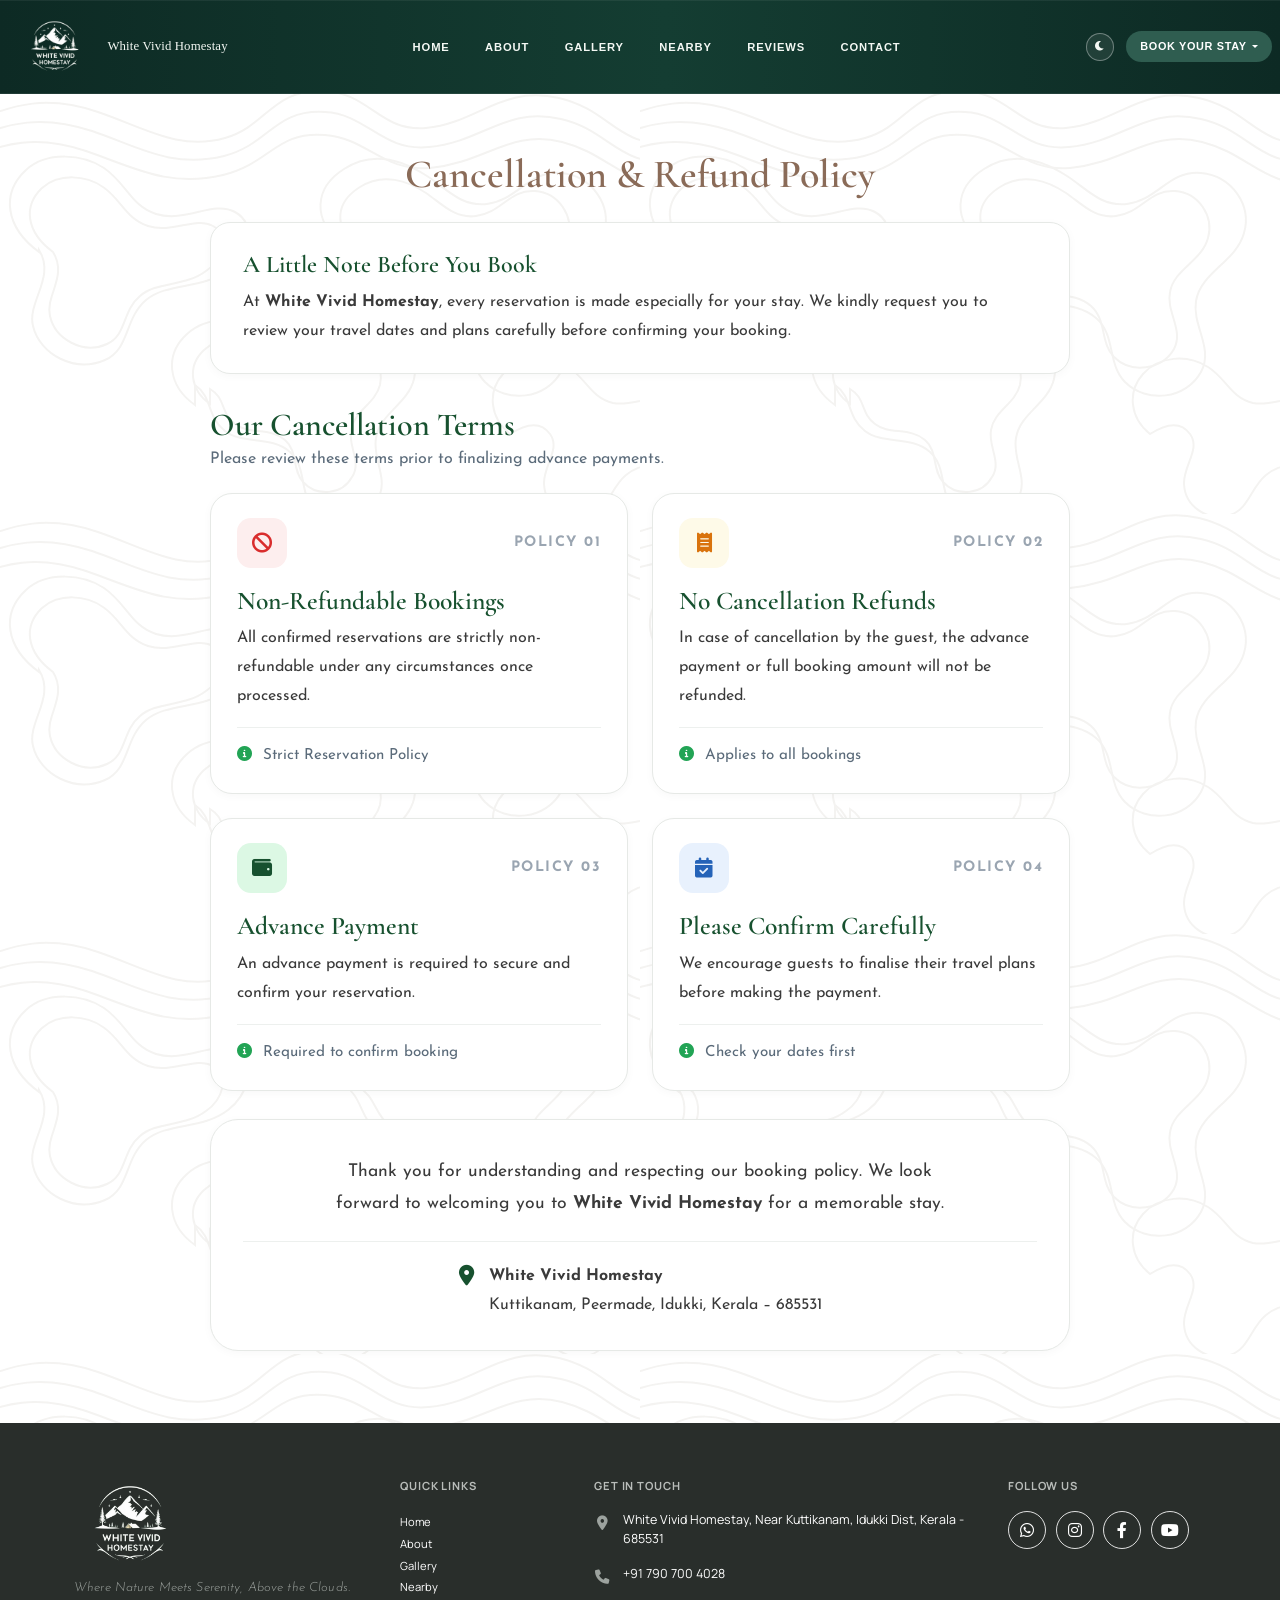
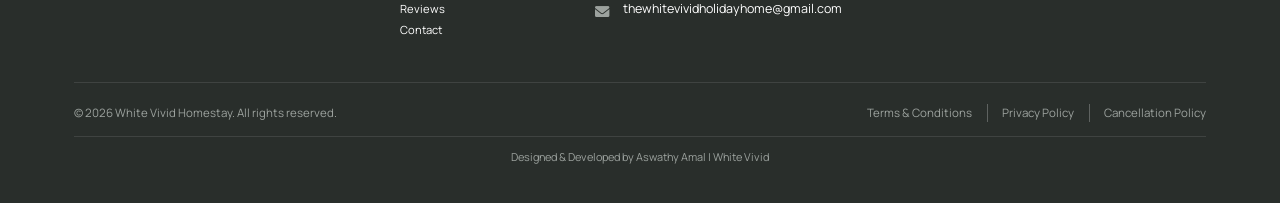
<file: cancellation.html>
<!DOCTYPE html>
<html lang="en">
<head>
  <meta charset="UTF-8" />
  <meta name="viewport" content="width=device-width, initial-scale=1.0" />
  <title>Cancellation &amp; Refund Policy - WHITE VIVID HOMESTAY</title>
  <meta name="description" content="Cancellation and refund policy for bookings at White Vivid Homestay, Kuttikanam, Idukki, Kerala." />
  <link rel="preconnect" href="https://fonts.googleapis.com" />
  <link rel="preconnect" href="https://fonts.gstatic.com" crossorigin />
  <link href="https://fonts.googleapis.com/css2?family=Caveat:wght@400;500&family=Cormorant+Garamond:ital,wght@0,400;0,500;0,600;1,400;1,500&family=Josefin+Sans:wght@300;400&display=swap" rel="stylesheet" />
  <link href="https://cdn.jsdelivr.net/npm/bootstrap@5.3.0/dist/css/bootstrap.min.css" rel="stylesheet" />
  <link rel="stylesheet" href="https://cdnjs.cloudflare.com/ajax/libs/font-awesome/6.0.0/css/all.min.css" />
  <link rel="stylesheet" href="static/css/style.css" />
  <style>
    .terms-page {
      background-color: #fff;
      background-image: url("static/images/gallery-contour.svg");
      background-repeat: repeat;
      padding: 56px 16px 72px;
    }

    .terms-content {
      max-width: 860px;
      margin: 0 auto;
      color: #3a3a3a;
      font-family: 'Josefin Sans', sans-serif;
      line-height: 1.8;
    }

    .terms-content h1 {
      font-family: 'Cormorant Garamond', serif;
      font-weight: 600;
      color: #8a6b58;
      text-align: center;
      margin-bottom: 1.5rem;
    }

    .terms-card {
      background: #fff;
      border: 1px solid #e6e9e6;
      border-radius: 20px;
      padding: 28px 32px;
      margin-bottom: 24px;
      box-shadow: 0 2px 10px rgba(0, 0, 0, 0.03);
    }

    .terms-card-head {
      display: flex;
      align-items: center;
      gap: 16px;
      margin-bottom: 20px;
    }

    .terms-content .terms-card h3 {
      font-family: 'Cormorant Garamond', serif;
      font-weight: 600;
      font-size: 1.5rem;
      margin: 0;
      color: #17512f;
    }

    .terms-card-head i {
      flex: 0 0 auto;
      width: 38px;
      height: 38px;
      border-radius: 8px;
      background: #17512f;
      color: #fff;
      display: flex;
      align-items: center;
      justify-content: center;
    }

    .terms-card p:last-child {
      margin-bottom: 0;
    }

    .terms-note {
      display: flex;
      align-items: flex-start;
      gap: 24px;
    }

    .terms-note h3 {
      margin-bottom: 8px !important;
    }

    .terms-note-icon {
      flex: 0 0 auto;
      width: 52px;
      height: 52px;
      border-radius: 14px;
      background: #dcf8e4;
      color: #17512f;
      font-size: 1.5rem;
      display: flex;
      align-items: center;
      justify-content: center;
    }

    body.dark-theme .terms-note-icon {
      background: #1f1a0c;
      color: #d6b56a;
    }

    body.dark-theme .terms-note strong {
      color: #fff;
    }

    .policy-title {
      font-family: 'Cormorant Garamond', serif;
      font-weight: 600;
      color: #17512f;
      margin: 2rem 0 0;
    }

    .policy-sub {
      color: #5b6b7a;
      margin-bottom: 1.2rem;
    }

    .policy-grid {
      display: grid;
      grid-template-columns: 1fr 1fr;
      gap: 24px;
    }

    .policy-card {
      background: #fff;
      border: 1px solid #e6e9e6;
      border-radius: 22px;
      padding: 24px 26px;
      box-shadow: 0 2px 10px rgba(0, 0, 0, 0.03);
    }

    .policy-top {
      display: flex;
      justify-content: space-between;
      align-items: center;
      margin-bottom: 18px;
    }

    .policy-icon {
      width: 50px;
      height: 50px;
      border-radius: 14px;
      font-size: 1.25rem;
      display: flex;
      align-items: center;
      justify-content: center;
    }

    .policy-icon.red { background: #fdeeee; color: #d92d2d; }
    .policy-icon.amber { background: #fefae8; color: #d9730d; }
    .policy-icon.green { background: #dcf8e4; color: #17512f; }
    .policy-icon.blue { background: #e8f1fd; color: #2563b8; }

    .policy-no {
      color: #9aa5b1;
      font-weight: 700;
      letter-spacing: 0.1em;
      font-size: 0.9rem;
    }

    .policy-card h3 {
      font-family: 'Cormorant Garamond', serif;
      font-weight: 600;
      font-size: 1.6rem;
      color: #17512f;
      margin: 0 0 8px;
    }

    .policy-card p {
      margin: 0 0 16px;
    }

    .policy-foot {
      border-top: 1px solid #edf0ee;
      padding-top: 14px;
      color: #5b6b7a;
      font-size: 0.95rem;
    }

    .policy-foot i {
      color: #22a455;
      margin-right: 6px;
    }

    @media (max-width: 700px) {
      .policy-grid { grid-template-columns: 1fr; }
    }

    body.dark-theme .policy-title,
    body.dark-theme .policy-card h3 {
      color: #d6b56a !important;
    }

    body.dark-theme .policy-sub,
    body.dark-theme .policy-foot {
      color: #bdbdbd;
    }

    body.dark-theme .policy-card {
      background: #0d0d0d;
      border-color: rgba(214, 181, 106, 0.25);
    }

    body.dark-theme .policy-icon {
      background: #1f1a0c;
      color: #d6b56a;
    }

    body.dark-theme .policy-foot {
      border-color: rgba(214, 181, 106, 0.2);
    }

    body.dark-theme .policy-foot i {
      color: #d6b56a;
    }

    .policy-thanks {
      background: #fff;
      border: 1px solid #e6e9e6;
      border-radius: 28px;
      padding: 36px 32px 30px;
      margin-top: 28px;
      text-align: center;
      box-shadow: 0 2px 10px rgba(0, 0, 0, 0.03);
    }

    .policy-thanks-icon {
      width: 60px;
      height: 60px;
      margin: 0 auto 18px;
      border-radius: 50%;
      background: #dcf8e4;
      color: #17512f;
      font-size: 1.5rem;
      display: flex;
      align-items: center;
      justify-content: center;
    }

    .policy-thanks h2 {
      font-family: 'Cormorant Garamond', serif;
      font-weight: 600;
      color: #17512f;
      margin-bottom: 12px;
    }

    .policy-thanks p {
      font-size: 1.1rem;
      margin: 0 auto 22px;
      max-width: 640px;
    }

    .policy-thanks-addr {
      display: flex;
      justify-content: center;
      align-items: flex-start;
      gap: 14px;
      text-align: left;
      border-top: 1px solid #edf0ee;
      padding-top: 20px;
    }

    .policy-thanks-addr i {
      color: #17512f;
      font-size: 1.3rem;
      margin-top: 4px;
    }

    body.dark-theme .policy-thanks {
      background: #0d0d0d;
      border-color: rgba(214, 181, 106, 0.25);
    }

    body.dark-theme .policy-thanks h2,
    body.dark-theme .policy-thanks-addr i {
      color: #d6b56a !important;
    }

    body.dark-theme .policy-thanks-icon {
      background: #1f1a0c;
      color: #d6b56a;
    }

    body.dark-theme .policy-thanks strong {
      color: #fff;
    }

    body.dark-theme .policy-thanks-addr {
      border-color: rgba(214, 181, 106, 0.2);
    }

    .terms-alert {
      display: flex;
      align-items: center;
      gap: 14px;
      padding: 16px 22px;
      margin-bottom: 18px;
      border-radius: 14px;
      border: 1px solid #f7e9a8;
      background: #fefae8;
      color: #7a3a05;
    }

    .terms-alert i {
      color: #d9730d;
      font-size: 1.3rem;
    }

    body.dark-theme .terms-alert {
      background: #1a1608;
      border-color: rgba(214, 181, 106, 0.4);
      color: #d6b56a;
    }

    .terms-list {
      list-style: none;
      margin: 0;
      padding: 0;
    }

    .terms-list li {
      position: relative;
      padding: 6px 0 6px 34px;
    }

    .terms-list li::before {
      content: "\f058";
      font-family: "Font Awesome 6 Free";
      font-weight: 900;
      position: absolute;
      left: 6px;
      top: 6px;
      color: #22a455;
    }

    .terms-thanks {
      text-align: center;
      margin-top: 2rem;
    }

    @media (max-width: 600px) {
      .terms-card { padding: 22px 18px; }
    }

    body.dark-theme .terms-page {
      background: #000 !important;
    }

    body.dark-theme .terms-content {
      color: #e8e8e8;
    }

    body.dark-theme .terms-card {
      background: #0d0d0d;
      border-color: rgba(214, 181, 106, 0.25);
    }

    body.dark-theme .terms-card-head i {
      background: #d6b56a;
      color: #000;
    }

    body.dark-theme .terms-content h1,
    body.dark-theme .terms-content .terms-card h3 {
      color: #d6b56a !important;
    }
  </style>
</head>
<body>

<!-- Top Info Bar -->
<div class="topbar">
  <div class="container-fluid px-2">
    <div class="topbar-inner">
      <div class="topbar-brand-block">
        <a href="index.html" class="topbar-brand">
          <img src="static/images/White_Vivid_logo.png" alt="White Vivid Homestay Logo" />
          <span>White Vivid Homestay</span>
        </a>
      </div>

      <ul class="topbar-nav-menu" id="mainNavLinks">
        <li><a href="index.html">HOME</a></li>
        <li><a href="index.html#About">ABOUT</a></li>
        <li><a href="gallery.html">GALLERY</a></li>
        <li><a href="index.html#destinations">NEARBY</a></li>
        <li><a href="index.html#reviews">REVIEWS</a></li>
        <li><a href="#footer">CONTACT</a></li>
      </ul>

      <div class="topbar-right">
        <button id="themeToggle" class="theme-toggle-btn" type="button" aria-label="Switch to dark mode" title="Switch to dark mode">
          <i class="fas fa-moon" aria-hidden="true"></i>
        </button>
        <div class="dropdown phone-dropdown">
          <button class="btn-book-stay dropdown-toggle" type="button" data-bs-toggle="dropdown" aria-expanded="false">BOOK YOUR STAY</button>
          <ul class="dropdown-menu dropdown-menu-end phone-dropdown-menu">
            <li>
              <a class="dropdown-item phone-option" href="tel:+917907004028">
                <i class="fas fa-phone"></i> Call Now
              </a>
            </li>
            <li>
              <a class="dropdown-item phone-option" href="https://wa.me/917907004028" target="_blank" rel="noopener noreferrer">
                <i class="fab fa-whatsapp"></i> WhatsApp
              </a>
            </li>
            <li>
              <a class="dropdown-item phone-option" href="index.html#Contact">
                <i class="far fa-envelope"></i> Enquiry Form
              </a>
            </li>
          </ul>
        </div>
      </div>
    </div>
  </div>
</div>

<main class="terms-page">
  <div class="terms-content">
    <h1>Cancellation &amp; Refund Policy</h1>

    <div class="terms-card terms-note">
      <div>
        <h3>A Little Note Before You Book</h3>
        <p>At <strong>White Vivid Homestay</strong>, every reservation is made especially for your stay. We kindly request you to review your travel dates and plans carefully before confirming your booking.</p>
      </div>
    </div>

    <h2 class="policy-title">Our Cancellation Terms</h2>
    <p class="policy-sub">Please review these terms prior to finalizing advance payments.</p>

    <div class="policy-grid">
      <div class="policy-card">
        <div class="policy-top">
          <span class="policy-icon red"><i class="fa-solid fa-ban" aria-hidden="true"></i></span>
          <span class="policy-no">POLICY 01</span>
        </div>
        <h3>Non-Refundable Bookings</h3>
        <p>All confirmed reservations are strictly non-refundable under any circumstances once processed.</p>
        <div class="policy-foot"><i class="fa-solid fa-circle-info" aria-hidden="true"></i> Strict Reservation Policy</div>
      </div>

      <div class="policy-card">
        <div class="policy-top">
          <span class="policy-icon amber"><i class="fa-solid fa-receipt" aria-hidden="true"></i></span>
          <span class="policy-no">POLICY 02</span>
        </div>
        <h3>No Cancellation Refunds</h3>
        <p>In case of cancellation by the guest, the advance payment or full booking amount will not be refunded.</p>
        <div class="policy-foot"><i class="fa-solid fa-circle-info" aria-hidden="true"></i> Applies to all bookings</div>
      </div>

      <div class="policy-card">
        <div class="policy-top">
          <span class="policy-icon green"><i class="fa-solid fa-wallet" aria-hidden="true"></i></span>
          <span class="policy-no">POLICY 03</span>
        </div>
        <h3>Advance Payment</h3>
        <p>An advance payment is required to secure and confirm your reservation.</p>
        <div class="policy-foot"><i class="fa-solid fa-circle-info" aria-hidden="true"></i> Required to confirm booking</div>
      </div>

      <div class="policy-card">
        <div class="policy-top">
          <span class="policy-icon blue"><i class="fa-solid fa-calendar-check" aria-hidden="true"></i></span>
          <span class="policy-no">POLICY 04</span>
        </div>
        <h3>Please Confirm Carefully</h3>
        <p>We encourage guests to finalise their travel plans before making the payment.</p>
        <div class="policy-foot"><i class="fa-solid fa-circle-info" aria-hidden="true"></i> Check your dates first</div>
      </div>
    </div>

    <div class="policy-thanks">
      <p>Thank you for understanding and respecting our booking policy. We look forward to welcoming you to <strong>White Vivid Homestay</strong> for a memorable stay.</p>
      <div class="policy-thanks-addr">
        <i class="fa-solid fa-location-dot" aria-hidden="true"></i>
        <div>
          <strong>White Vivid Homestay</strong><br>
          Kuttikanam, Peermade, Idukki, Kerala &ndash; 685531
        </div>
      </div>
    </div>
  </div>
</main>

<!-- Footer -->
<footer id="footer" class="wvf">
  <div class="wvf-inner">
    <div class="wvf-grid">
      <div class="wvf-brand">
        <img src="static/images/White_Vivid_logo.png" alt="White Vivid Homestay logo" class="wvf-logo">
        <p>Where Nature Meets Serenity, Above the Clouds.</p>
      </div>

      <div class="wvf-col">
        <h5>QUICK LINKS</h5>
        <ul class="wvf-links">
          <li><a href="index.html">Home</a></li>
          <li><a href="index.html#About">About</a></li>
          <li><a href="gallery.html">Gallery</a></li>
          <li><a href="index.html#destinations">Nearby</a></li>
          <li><a href="index.html#reviews">Reviews</a></li>
          <li><a href="index.html#Contact">Contact</a></li>
        </ul>
      </div>

      <div class="wvf-col">
        <h5>GET IN TOUCH</h5>
        <ul class="wvf-contact">
          <li><i class="fa-solid fa-location-dot" aria-hidden="true"></i><span>White Vivid Homestay, Near Kuttikanam, Idukki Dist, Kerala - 685531</span></li>
          <li><i class="fa-solid fa-phone" aria-hidden="true"></i><a href="tel:+917907004028">+91 790 700 4028</a></li>
          <li><i class="fa-solid fa-envelope" aria-hidden="true"></i><a href="mailto:thewhitevividholidayhome@gmail.com">thewhitevividholidayhome@gmail.com</a></li>
        </ul>
      </div>

      <div class="wvf-col">
        <h5>FOLLOW US</h5>
        <div class="wvf-social" aria-label="Homestay social links">
          <a href="https://wa.me/917907004028" target="_blank" rel="noopener noreferrer" aria-label="WhatsApp"><i class="fab fa-whatsapp" aria-hidden="true"></i></a>
          <a href="https://www.instagram.com/white_vivid_homestay?igsh=MTU0aG5vbnpjcHVyNA==" target="_blank" rel="noopener noreferrer" aria-label="Instagram"><i class="fab fa-instagram" aria-hidden="true"></i></a>
          <a href="https://www.facebook.com/thewhitevividholidayhome" target="_blank" rel="noopener noreferrer" aria-label="Facebook"><i class="fab fa-facebook-f" aria-hidden="true"></i></a>
          <a href="https://www.youtube.com/@thewhitevividholidayhome" target="_blank" rel="noopener noreferrer" aria-label="YouTube"><i class="fab fa-youtube" aria-hidden="true"></i></a>
        </div>
      </div>
    </div>

    <div class="wvf-bottom">
      <span>© 2026 White Vivid Homestay. All rights reserved.</span>
      <div class="wvf-legal">
        <a href="terms.html">Terms &amp; Conditions</a>
        <a href="privacy.html">Privacy Policy</a>
        <a href="cancellation.html">Cancellation Policy</a>
      </div>
    </div>
    <p class="wvf-credit">Designed &amp; Developed by Aswathy Amal | White Vivid</p>
  </div>
</footer>

<script src="https://cdn.jsdelivr.net/npm/bootstrap@5.3.0/dist/js/bootstrap.bundle.min.js"></script>
<script>
  (function () {
    const themeToggle = document.getElementById('themeToggle');
    const themeToggleIcon = themeToggle ? themeToggle.querySelector('i') : null;
    const themeStorageKey = 'whiteVividTheme';
    const topbar = document.querySelector('.topbar');

    function applyTheme(theme) {
      const isDark = theme === 'dark';
      document.body.classList.toggle('dark-theme', isDark);
      if (themeToggle && themeToggleIcon) {
        themeToggleIcon.classList.toggle('fa-moon', !isDark);
        themeToggleIcon.classList.toggle('fa-sun', isDark);
        const label = isDark ? 'Switch to light mode' : 'Switch to dark mode';
        themeToggle.setAttribute('aria-label', label);
        themeToggle.setAttribute('title', label);
      }
    }

    applyTheme(localStorage.getItem(themeStorageKey) === 'dark' ? 'dark' : 'light');

    if (themeToggle) {
      themeToggle.addEventListener('click', function () {
        const next = document.body.classList.contains('dark-theme') ? 'light' : 'dark';
        applyTheme(next);
        localStorage.setItem(themeStorageKey, next);
      });
    }

    const handleHeaderState = function () {
      topbar.classList.toggle('scrolled', window.scrollY > 20);
    };
    handleHeaderState();
    window.addEventListener('scroll', handleHeaderState, { passive: true });
  })();
</script>
</body>
</html>
</file>
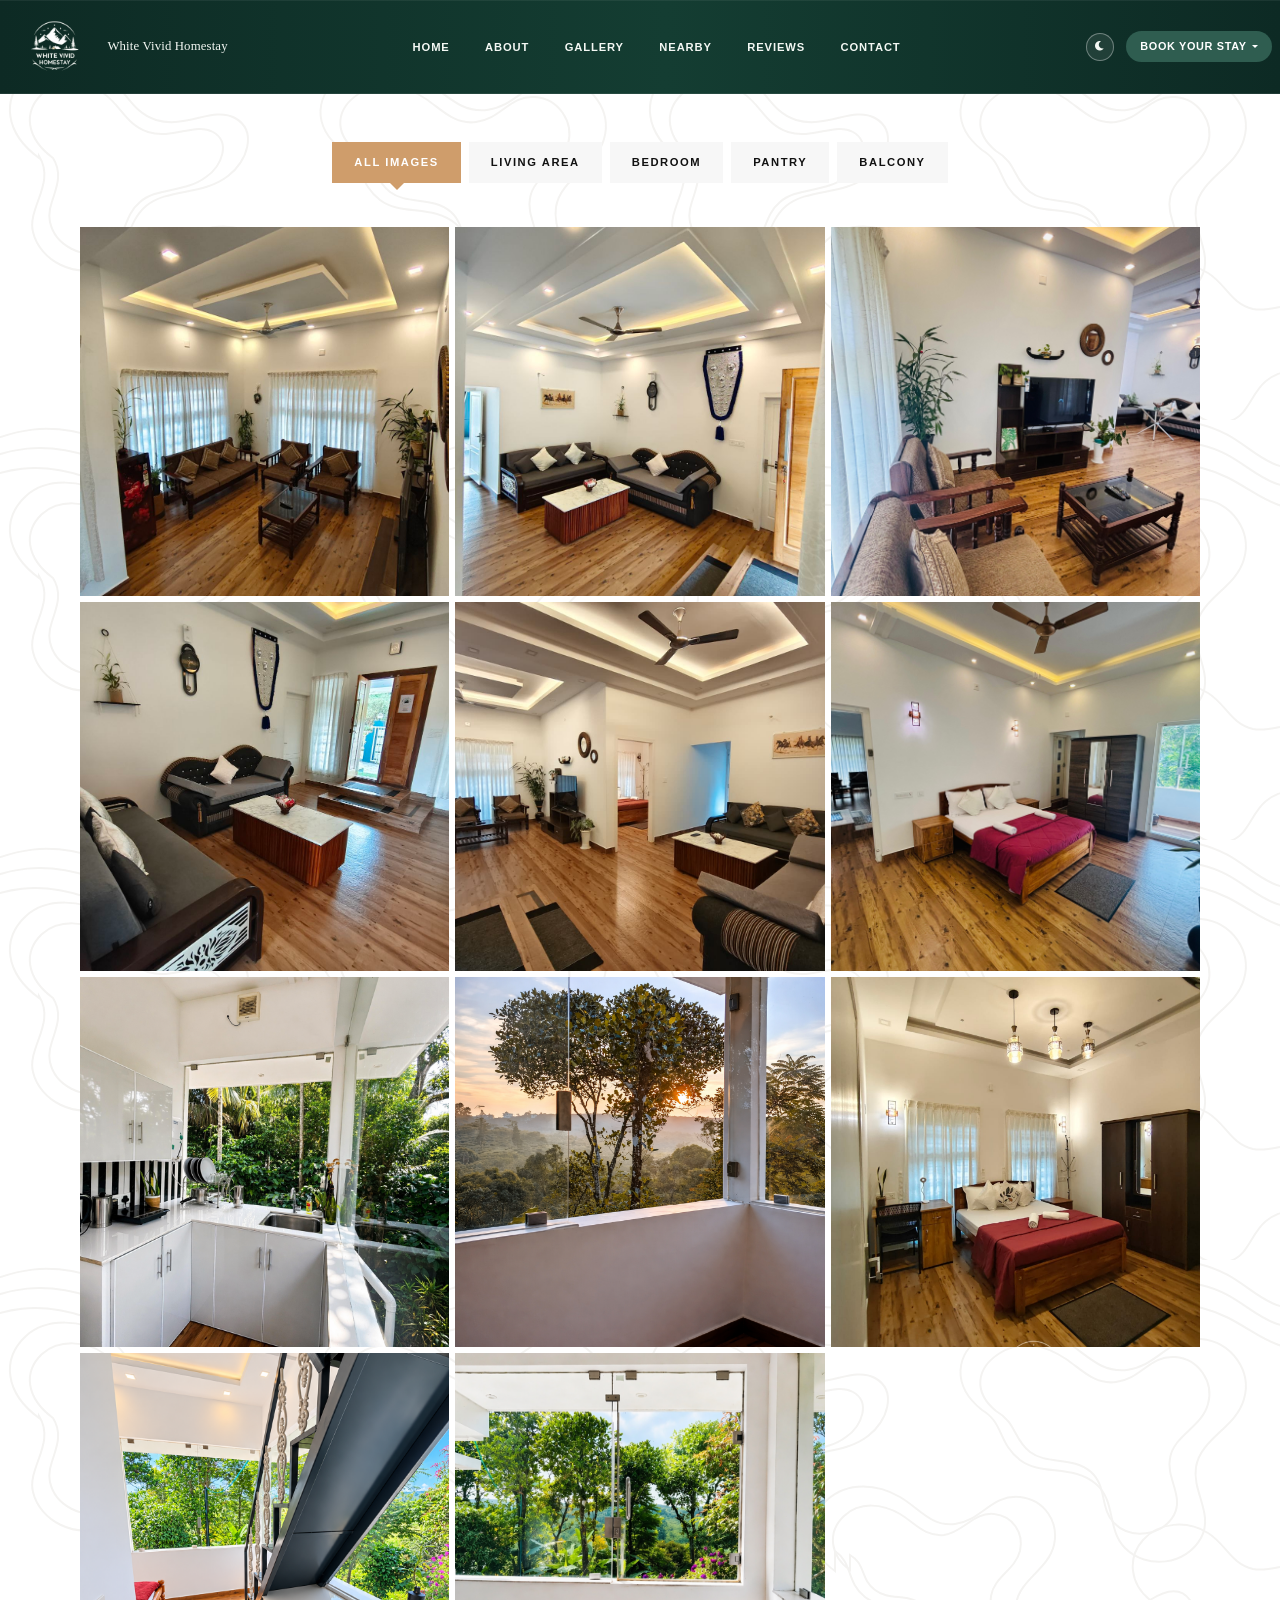
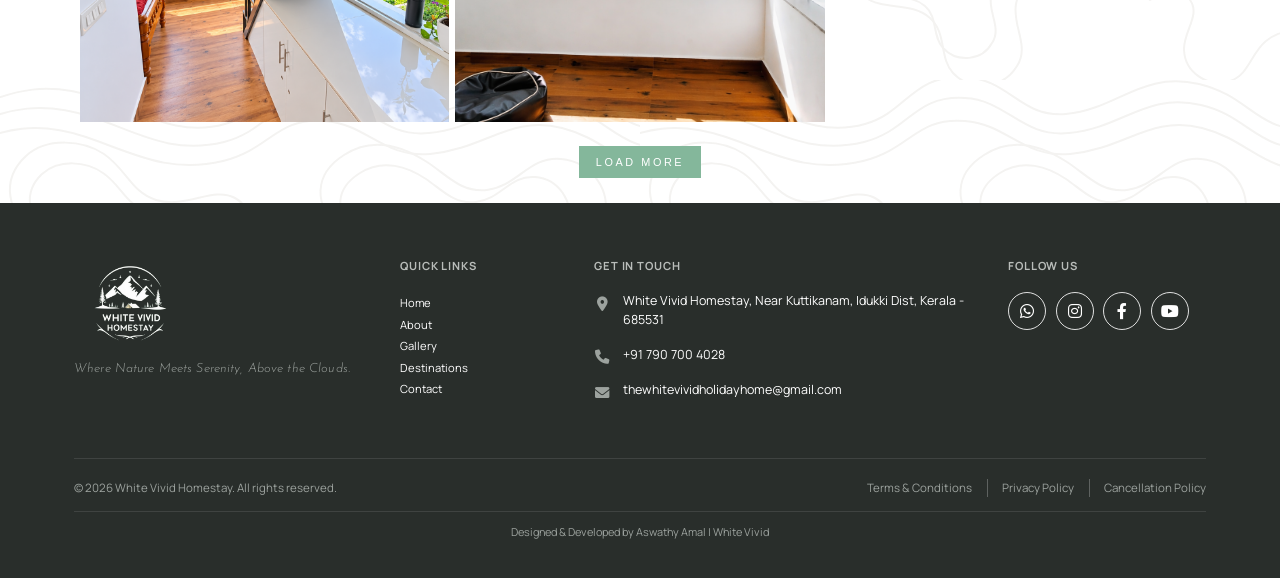
<file: gallery.html>
<!DOCTYPE html>
<html lang="en">
<head>
  <meta charset="UTF-8" />
  <meta name="viewport" content="width=device-width, initial-scale=1.0" />
  <title>Gallery - WHITE VIVID HOMESTAY</title>
  <link href="https://cdn.jsdelivr.net/npm/bootstrap@5.3.0/dist/css/bootstrap.min.css" rel="stylesheet" />
  <link rel="stylesheet" href="https://cdnjs.cloudflare.com/ajax/libs/font-awesome/6.0.0/css/all.min.css" />
  <link rel="stylesheet" href="static/css/style.css" />
  <style>
    body {
      margin: 0;
      padding-top: 0;
      font-family: 'Segoe UI', Tahoma, Geneva, Verdana, sans-serif;
      background-color: #fff;
      background-image: url("static/images/gallery-contour.svg");
      background-repeat: repeat;
      min-height: 100vh;
    }

    .gallery-wrapper {
      width: calc(100% - 100px);
      max-width: none;
      margin: 48px auto 0;
      background: transparent;
      box-shadow: none;
    }

    .gallery-filter-bar {
      display: flex;
      justify-content: center;
      align-items: center;
      flex-wrap: wrap;
      gap: 8px;
      margin: 0 auto 24px;
    }

    .gallery-filter-btn {
      position: relative;
      border: 0;
      border-radius: 0;
      background: #f7f7f7;
      color: #111;
      font-size: 0.7rem;
      font-weight: 700;
      letter-spacing: 0.14em;
      text-transform: uppercase;
      padding: 12px 22px;
      cursor: pointer;
      transition: background 0.25s ease, color 0.25s ease;
    }

    .gallery-filter-btn:hover {
      background: #ececec;
    }

    .gallery-filter-btn.active {
      background: #cf9d6b;
      color: #fff;
    }

    .gallery-filter-btn.active::after {
      content: '';
      position: absolute;
      left: 50%;
      bottom: -7px;
      transform: translateX(-50%);
      border-left: 8px solid transparent;
      border-right: 8px solid transparent;
      border-top: 8px solid #cf9d6b;
    }

    .gallery-topbar {
      background: #133d2c;
      color: #fff;
      padding: 18px 30px;
      border-bottom: 1px solid rgba(255, 255, 255, 0.08);
    }

    .gallery-nav {
      display: flex;
      justify-content: space-between;
      align-items: center;
      font-size: 0.72rem;
      letter-spacing: 0.12rem;
      text-transform: uppercase;
    }

    .gallery-nav-left a,
    .gallery-nav-right span {
      color: #fff;
      text-decoration: none;
    }

    .gallery-nav-left a:hover {
      opacity: 0.85;
    }

    .gallery-content {
      padding: 20px 30px 25px;
      background: transparent;
    }

    .gallery-grid {
      display: grid;
      grid-template-columns: repeat(3, 1fr);
      gap: 6px;
      margin: 0 auto;
      align-items: stretch;
    }

    .gallery-item {
      overflow: hidden;
      background: #ddd;
      aspect-ratio: 1 / 1;
      border: 0;
    }

    .gallery-item img {
      width: 100%;
      height: 100%;
      object-fit: cover;
      display: block;
      transition: transform 0.35s ease;
    }

    .gallery-item:hover img {
      transform: scale(1.04);
    }

    .item-large,
    .item-tall {
      grid-column: auto;
      grid-row: auto;
      min-height: unset;
    }

    .gallery-btn-wrap {
      text-align: center;
      margin-top: 24px;
    }

    .gallery-btn {
      border: 1px solid #84b79b;
      background: #84b79b;
      color: #fff;
      font-size: 0.68rem;
      letter-spacing: 0.16rem;
      text-transform: uppercase;
      padding: 7px 16px;
      cursor: pointer;
    }

    @media (max-width: 900px) {
      .gallery-content {
        padding: 30px 24px;
      }
    }

    @media (max-width: 700px) {
      .gallery-wrapper {
        width: 100%;
        margin: 32px auto 0;
      }

      .gallery-content {
        padding: 20px;
      }

      .gallery-grid {
        grid-template-columns: repeat(2, 1fr);
      }

      .item-large {
        grid-column: span 2;
        grid-row: auto;
      }

      .item-tall {
        grid-row: auto;
      }

      .gallery-nav {
        flex-direction: column;
        gap: 10px;
      }
    }
  </style>
</head>
<body>

<div class="topbar">
  <div class="container-fluid px-2">
    <div class="topbar-inner">
      <div class="topbar-brand-block">
        <a href="index.html" class="topbar-brand">
          <img src="static/images/White_Vivid_logo.png" alt="White Vivid Homestay Logo" />
          <span>White Vivid Homestay</span>
        </a>
      </div>

      <ul class="topbar-nav-menu" id="mainNavLinks">
        <li><a href="index.html">HOME</a></li>
        <li><a href="index.html#About">ABOUT</a></li>
        <li><a href="gallery.html">GALLERY</a></li>
        <li><a href="index.html#destinations">NEARBY</a></li>
        <li><a href="index.html#reviews">REVIEWS</a></li>
        <li><a href="index.html#footer">CONTACT</a></li>
      </ul>

      <div class="topbar-right">
        <button id="themeToggle" class="theme-toggle-btn" type="button" aria-label="Switch to dark mode" title="Switch to dark mode">
          <i class="fas fa-moon" aria-hidden="true"></i>
        </button>
        <div class="dropdown phone-dropdown">
          <button class="btn-book-stay dropdown-toggle" type="button" data-bs-toggle="dropdown" aria-expanded="false">BOOK YOUR STAY</button>
          <ul class="dropdown-menu dropdown-menu-end phone-dropdown-menu">
            <li>
              <a class="dropdown-item phone-option" href="tel:+917907004028">
                <i class="fas fa-phone"></i> Call Now
              </a>
            </li>
            <li>
              <a class="dropdown-item phone-option" href="https://wa.me/917907004028" target="_blank" rel="noopener noreferrer">
                <i class="fab fa-whatsapp"></i> WhatsApp
              </a>
            </li>
            <li>
              <a class="dropdown-item phone-option" href="index.html#Contact">
                <i class="far fa-envelope"></i> Enquiry Form
              </a>
            </li>
          </ul>
        </div>
      </div>
    </div>
  </div>
</div>

<div class="gallery-wrapper">
  <div class="gallery-filter-bar">
    <button class="gallery-filter-btn active" type="button" data-filter="all">All Images</button>
    <button class="gallery-filter-btn" type="button" data-filter="living">Living Area</button>
    <button class="gallery-filter-btn" type="button" data-filter="bedroom">Bedroom</button>
    <button class="gallery-filter-btn" type="button" data-filter="pantry">Pantry</button>
    <button class="gallery-filter-btn" type="button" data-filter="balcony">Balcony</button>
  </div>

  <div class="gallery-content">
    <div class="gallery-grid">
      <div class="gallery-item" data-category="living"><img src="static/images/Galpagelivingarea1.jpg" alt="Living Area 1" /></div>
       <div class="gallery-item" data-category="living"><img src="static/images/Galpagelivingarea2.jpg" alt="Living Area 2" /></div>
      <div class="gallery-item" data-category="living"><img src="static/images/Entertainment_area.jpeg" alt="Living Area 3" /></div>
      <div class="gallery-item" data-category="living"><img src="static/images/Galpagelivingarea3.jpg" alt="Living Area 4" /></div>
      <div class="gallery-item" data-category="living"><img src="static/images/Galpagelivingarea5.jpeg" alt="Living Area 5" /></div>
      <div class="gallery-item" data-category="bedroom"><img src="static/images/galpagebedroom3.jpeg" alt="Bedroom 1" /></div>
      <div class="gallery-item" data-category="pantry"><img src="static/images/pantry.png" alt="Pantry 1" /></div>
      <div class="gallery-item" data-category="balcony"><img src="static/images/balcony.png" alt="Balcony 1" /></div>
      <div class="gallery-item" data-category="bedroom"><img src="static/images/galpagebedroom2.jpg" alt="Bedroom 2" /></div>
      <div class="gallery-item" data-category="pantry"><img src="static/images/pantry2.png" alt="Pantry 2" /></div>
      <div class="gallery-item" data-category="balcony"><img src="static/images/balcony2.png" alt="Balcony 2" /></div>
    </div>
    <div class="gallery-btn-wrap">
      <button class="gallery-btn" type="button">Load More</button>
    </div>
  </div>
</div>

<footer id="footer" class="wvf">
  <div class="wvf-inner">
    <div class="wvf-grid">
      <div class="wvf-brand">
        <img src="static/images/White_Vivid_logo.png" alt="White Vivid Homestay logo" class="wvf-logo">
        <p>Where Nature Meets Serenity, Above the Clouds.</p>
      </div>

      <div class="wvf-col">
        <h5>QUICK LINKS</h5>
        <ul class="wvf-links">
          <li><a href="index.html">Home</a></li>
          <li><a href="index.html#About">About</a></li>
          <li><a href="gallery.html">Gallery</a></li>
          <li><a href="index.html#destinations">Destinations</a></li>
          <li><a href="index.html#Contact">Contact</a></li>
        </ul>
      </div>

      <div class="wvf-col">
        <h5>GET IN TOUCH</h5>
        <ul class="wvf-contact">
          <li><i class="fa-solid fa-location-dot" aria-hidden="true"></i><span>White Vivid Homestay, Near Kuttikanam, Idukki Dist, Kerala - 685531</span></li>
          <li><i class="fa-solid fa-phone" aria-hidden="true"></i><a href="tel:+917907004028">+91 790 700 4028</a></li>
          <li><i class="fa-solid fa-envelope" aria-hidden="true"></i><a href="mailto:thewhitevividholidayhome@gmail.com">thewhitevividholidayhome@gmail.com</a></li>
        </ul>
      </div>

      <div class="wvf-col">
        <h5>FOLLOW US</h5>
        <div class="wvf-social" aria-label="Homestay social links">
          <a href="https://wa.me/917907004028" target="_blank" rel="noopener noreferrer" aria-label="WhatsApp"><i class="fab fa-whatsapp" aria-hidden="true"></i></a>
          <a href="https://www.instagram.com/white_vivid_homestay?igsh=MTU0aG5vbnpjcHVyNA==" target="_blank" rel="noopener noreferrer" aria-label="Instagram"><i class="fab fa-instagram" aria-hidden="true"></i></a>
          <a href="https://www.facebook.com/thewhitevividholidayhome" target="_blank" rel="noopener noreferrer" aria-label="Facebook"><i class="fab fa-facebook-f" aria-hidden="true"></i></a>
          <a href="https://www.youtube.com/@thewhitevividholidayhome" target="_blank" rel="noopener noreferrer" aria-label="YouTube"><i class="fab fa-youtube" aria-hidden="true"></i></a>
        </div>
      </div>
    </div>

    <div class="wvf-bottom">
      <span>© 2026 White Vivid Homestay. All rights reserved.</span>
      <div class="wvf-legal">
        <a href="#">Terms &amp; Conditions</a>
        <a href="privacy.html">Privacy Policy</a>
        <a href="#">Cancellation Policy</a>
      </div>
    </div>
    <p class="wvf-credit">Designed &amp; Developed by Aswathy Amal | White Vivid</p>
  </div>
</footer>

<script>
  const themeToggle = document.getElementById('themeToggle');
  const themeToggleIcon = themeToggle ? themeToggle.querySelector('i') : null;
  const themeStorageKey = 'whiteVividTheme';

  function applyTheme(theme) {
    const isDark = theme === 'dark';
    document.body.classList.toggle('dark-theme', isDark);

    if (themeToggle && themeToggleIcon) {
      themeToggleIcon.classList.toggle('fa-moon', !isDark);
      themeToggleIcon.classList.toggle('fa-sun', isDark);
      const label = isDark ? 'Switch to light mode' : 'Switch to dark mode';
      themeToggle.setAttribute('aria-label', label);
      themeToggle.setAttribute('title', label);
    }
  }

  applyTheme(localStorage.getItem(themeStorageKey) === 'dark' ? 'dark' : 'light');

  if (themeToggle) {
    themeToggle.addEventListener('click', () => {
      const nextTheme = document.body.classList.contains('dark-theme') ? 'light' : 'dark';
      applyTheme(nextTheme);
      localStorage.setItem(themeStorageKey, nextTheme);
    });
  }
</script>

<script>
  const filterButtons = document.querySelectorAll('.gallery-filter-btn');
  const galleryItems = document.querySelectorAll('.gallery-item');

  function filterGallery(category) {
    galleryItems.forEach(item => {
      const itemCategory = item.dataset.category;
      const isVisible = category === 'all' || itemCategory === category;
      item.style.display = isVisible ? 'block' : 'none';
    });
  }

  filterButtons.forEach(button => {
    button.addEventListener('click', () => {
      filterButtons.forEach(btn => btn.classList.remove('active'));
      button.classList.add('active');
      filterGallery(button.dataset.filter);
    });
  });
</script>
<script src="https://cdn.jsdelivr.net/npm/bootstrap@5.3.0/dist/js/bootstrap.bundle.min.js"></script>
</body>
</html>
</file>
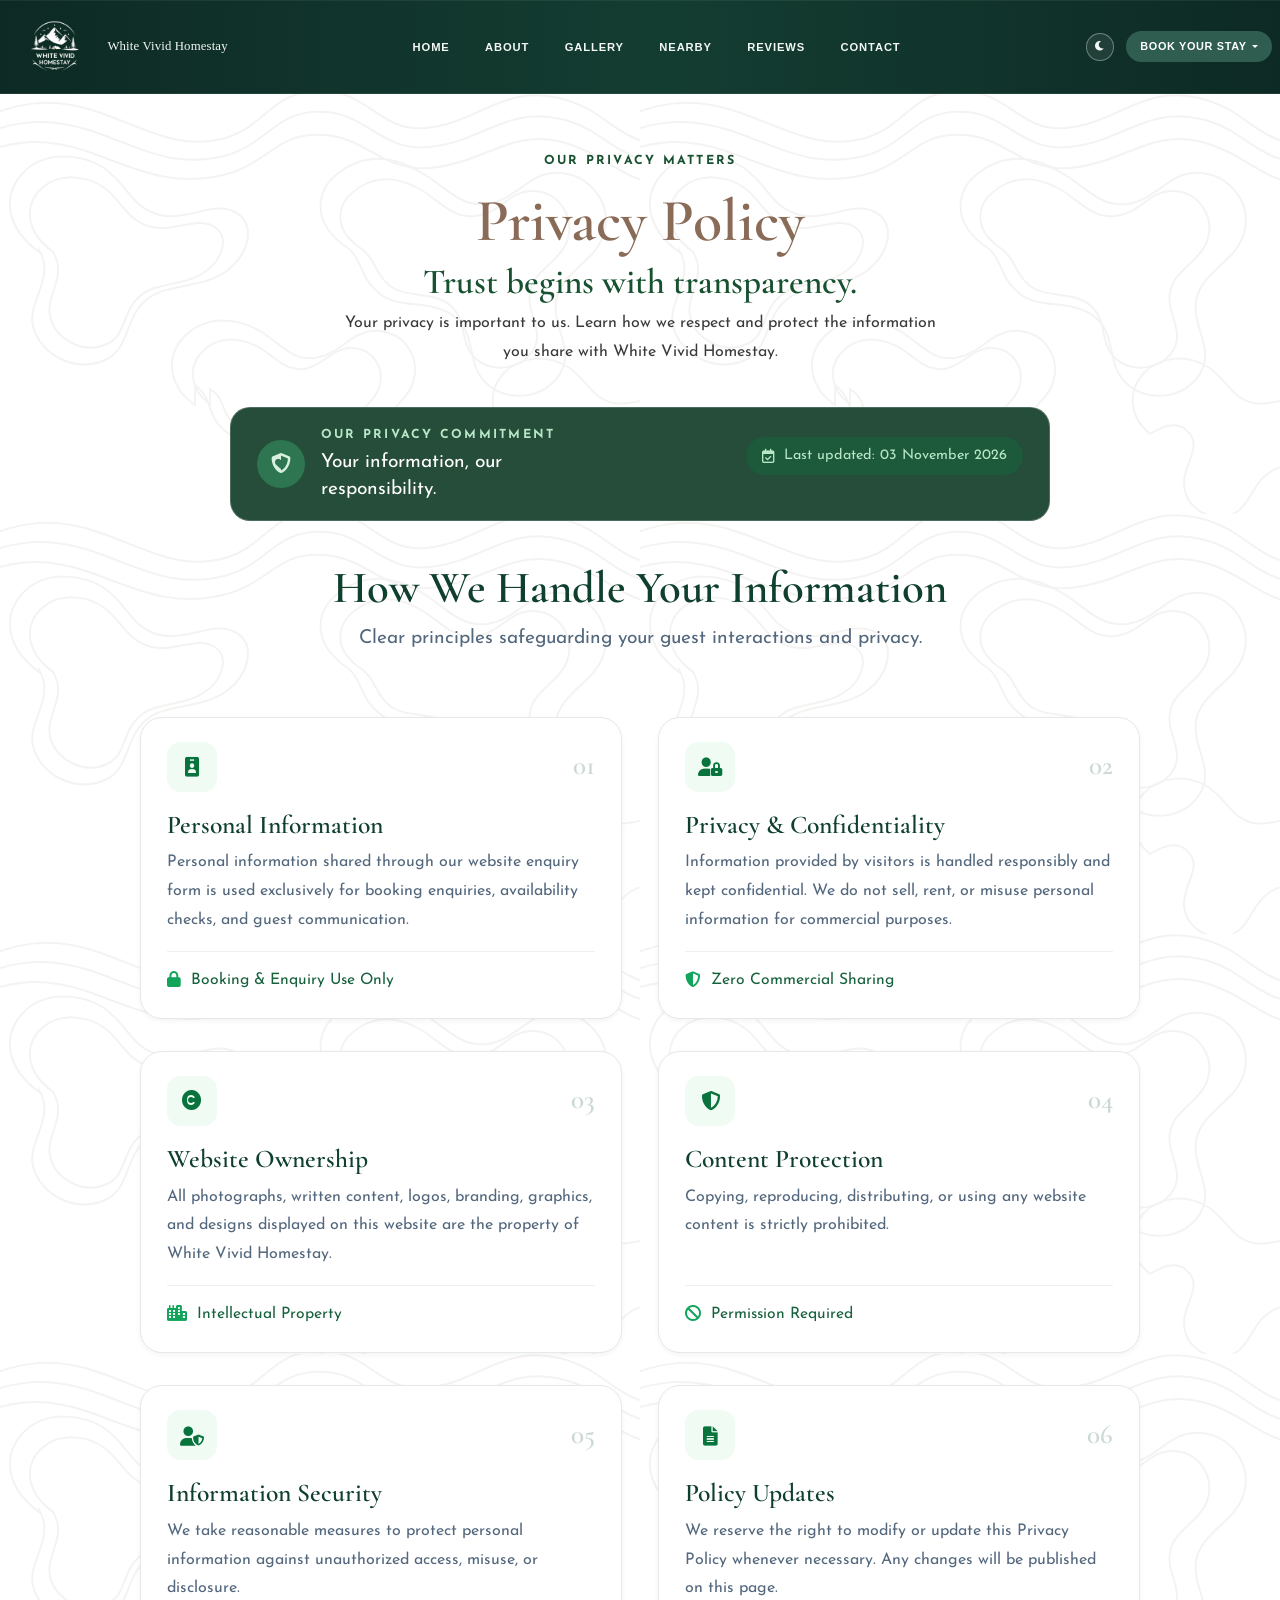
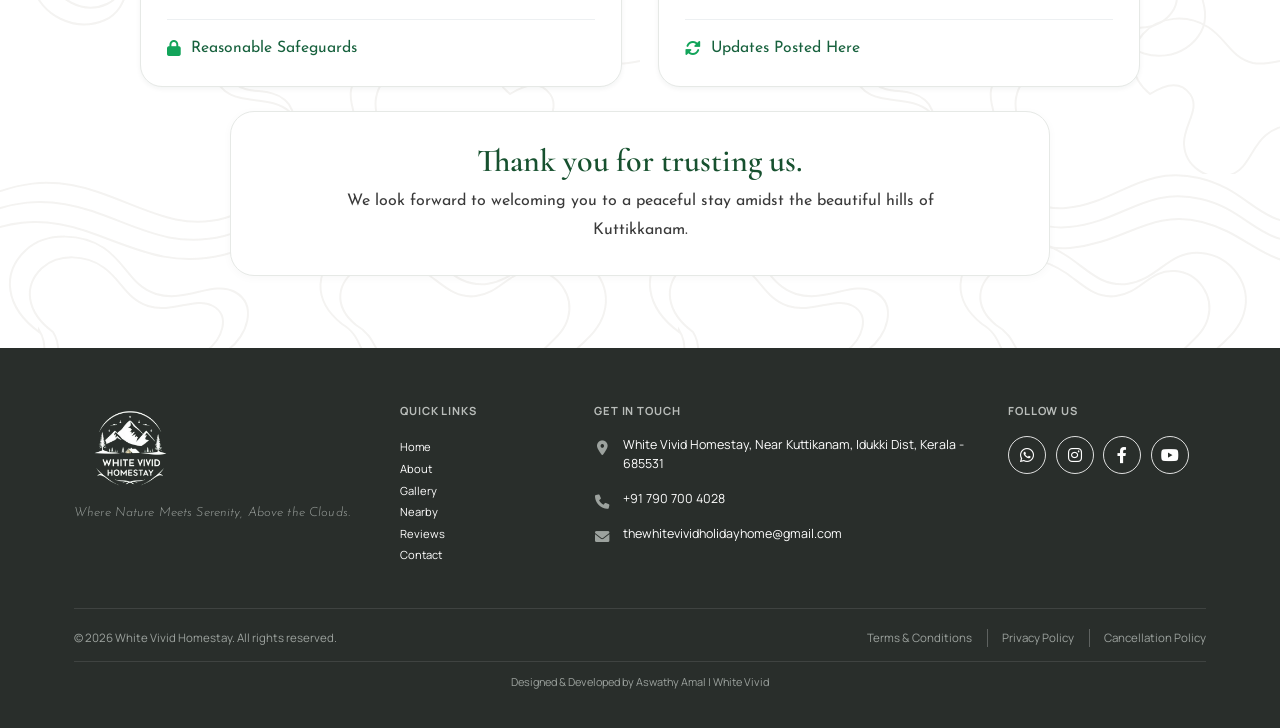
<file: privacy.html>
<!DOCTYPE html>
<html lang="en">
<head>
  <meta charset="UTF-8" />
  <meta name="viewport" content="width=device-width, initial-scale=1.0" />
  <title>Privacy Policy - WHITE VIVID HOMESTAY</title>
  <meta name="description" content="Learn how White Vivid Homestay respects and protects the information you share with us." />
  <link rel="preconnect" href="https://fonts.googleapis.com" />
  <link rel="preconnect" href="https://fonts.gstatic.com" crossorigin />
  <link href="https://fonts.googleapis.com/css2?family=Caveat:wght@400;500&family=Cormorant+Garamond:ital,wght@0,400;0,500;0,600;1,400;1,500&family=Josefin+Sans:wght@300;400&display=swap" rel="stylesheet" />
  <link href="https://cdn.jsdelivr.net/npm/bootstrap@5.3.0/dist/css/bootstrap.min.css" rel="stylesheet" />
  <link rel="stylesheet" href="https://cdnjs.cloudflare.com/ajax/libs/font-awesome/6.0.0/css/all.min.css" />
  <link rel="stylesheet" href="static/css/style.css" />
  <style>
    .privacy-page {
      background-color: #fff;
      background-image: url("static/images/gallery-contour.svg");
      background-repeat: repeat;
      padding: 56px 16px 72px;
    }

    .privacy-content {
      max-width: 1180px;
      margin: 0 auto;
      color: #3a3a3a;
      font-family: 'Josefin Sans', sans-serif;
      line-height: 1.8;
    }

    .privacy-eyebrow {
      color: #17512f;
      font-size: 0.78rem;
      font-weight: 700;
      letter-spacing: 0.18em;
      text-align: center;
      margin-bottom: 0.8rem;
    }

    .privacy-content h1,
    .privacy-content h2,
    .privacy-card h3,
    .privacy-thanks h2 {
      font-family: 'Cormorant Garamond', serif;
      font-weight: 600;
    }

    .privacy-content h1 {
      color: #8a6b58;
      text-align: center;
      font-size: clamp(2.5rem, 6vw, 3.75rem);
      margin-bottom: 0.25rem;
    }

    .privacy-intro {
      max-width: 620px;
      margin: 0 auto 2.5rem;
      text-align: center;
    }

    .privacy-intro h2 {
      color: #17512f;
      font-size: clamp(1.7rem, 4vw, 2.2rem);
      margin-bottom: 0.35rem;
    }

    .privacy-intro p {
      margin-bottom: 0;
    }

    .privacy-commitment {
      display: flex;
      align-items: center;
      gap: 16px;
      padding: 16px 26px;
      margin: 0 auto 24px;
      max-width: 820px;
      border: 1px solid rgba(255, 255, 255, 0.18);
      border-radius: 20px;
      background: #254d39;
      color: #f5f7f4;
    }

    .privacy-commitment-icon {
      flex: 0 0 auto;
      position: relative;
      width: 48px;
      height: 48px;
      border-radius: 50%;
      display: flex;
      align-items: center;
      justify-content: center;
      background: #2d7651;
      color: #d7f0df;
      font-size: 1.25rem;
    }

    .privacy-shield-heart {
      position: absolute;
      top: 50%;
      left: 50%;
      color: #2d7651;
      font-size: 0.72rem;
      transform: translate(-50%, -50%);
    }

    .privacy-commitment-copy {
      min-width: 0;
      flex: 0 1 270px;
    }

    .privacy-commitment .privacy-eyebrow {
      color: #b7e7c7;
      text-align: left;
      margin-bottom: 0.15rem;
    }

    .privacy-commitment h2 {
      color: #fff;
      font-family: 'Josefin Sans', sans-serif;
      font-size: 1.2rem;
      font-weight: 400;
      line-height: 1.45;
      max-width: 250px;
      margin: 0;
    }

    .privacy-updated {
      display: inline-flex;
      align-items: center;
      justify-content: center;
      gap: 9px;
      flex: 0 0 auto;
      margin-left: auto;
      padding: 10px 16px;
      border-radius: 999px;
      background: #1c5a3b;
      color: #b7e7c7;
      font-size: 0.9rem;
      line-height: 1.3;
      white-space: nowrap;
    }

    .privacy-handling {
      margin-top: 42px;
    }

    .privacy-handling-heading {
      margin-bottom: 60px;
      text-align: center;
    }

    .privacy-handling-heading h2 {
      color: #0f3f2d;
      font-size: clamp(2.2rem, 4vw, 2.8rem);
      line-height: 1.15;
      margin-bottom: 0.45rem;
    }

    .privacy-handling-heading p {
      color: #53677d;
      font-size: 1.2rem;
      margin: 0;
    }

    .privacy-grid {
      display: grid;
      grid-template-columns: repeat(2, minmax(0, 1fr));
      gap: 32px 36px;
      max-width: 1000px;
      margin: 0 auto;
    }

    .privacy-card {
      display: flex;
      flex-direction: column;
      background: #fff;
      border: 1px solid #e6e9e6;
      border-radius: 22px;
      padding: 24px 26px;
      box-shadow: 0 2px 5px rgba(15, 47, 33, 0.05);
    }

    .privacy-card-head {
      display: flex;
      align-items: center;
      justify-content: space-between;
      margin-bottom: 18px;
    }

    .privacy-card-icon {
      flex: 0 0 auto;
      width: 50px;
      height: 50px;
      border-radius: 14px;
      background: #effbf3;
      color: #08733d;
      font-size: 1.2rem;
      display: flex;
      align-items: center;
      justify-content: center;
    }

    .privacy-number {
      color: #cbd9d5;
      font-family: 'Cormorant Garamond', serif;
      font-size: 1.7rem;
      font-weight: 600;
    }

    .privacy-card h3 {
      color: #0f3f2d;
      font-size: 1.6rem;
      line-height: 1.2;
      margin: 0 0 8px;
    }

    .privacy-card p {
      color: #53677d;
      font-size: 1rem;
      line-height: 1.8;
      margin: 0 0 16px;
    }

    .privacy-card-note {
      display: flex;
      align-items: center;
      gap: 10px;
      border-top: 1px solid #edf0f2;
      padding-top: 14px;
      margin-top: auto;
      color: #17613d;
      font-size: 0.98rem;
    }

    .privacy-card-note i {
      color: #12a45a;
    }

    .privacy-thanks {
      background: #fff;
      border: 1px solid #e6e9e6;
      border-radius: 24px;
      padding: 30px 28px;
      margin: 24px auto 0;
      max-width: 820px;
      text-align: center;
      box-shadow: 0 2px 10px rgba(0, 0, 0, 0.03);
    }

    .privacy-thanks h2 {
      color: #17512f;
      font-size: 2rem;
      margin-bottom: 0.4rem;
    }

    .privacy-thanks p {
      margin: 0 auto;
      max-width: 660px;
    }

    @media (max-width: 900px) {
      .privacy-grid {
        grid-template-columns: repeat(2, minmax(0, 1fr));
        gap: 20px;
        margin: 0 10px;
      }

    }

    @media (max-width: 650px) {
      .privacy-page {
        padding: 40px 14px 52px;
      }

      .privacy-handling {
        margin-top: 34px;
      }

      .privacy-handling-heading {
        margin-bottom: 30px;
      }

      .privacy-handling-heading p {
        font-size: 1.05rem;
      }

      .privacy-grid {
        grid-template-columns: 1fr;
        gap: 14px;
        margin: 0;
      }

      .privacy-commitment {
        flex-wrap: wrap;
        gap: 14px;
        padding: 22px;
      }

      .privacy-commitment-icon {
        width: 50px;
        height: 50px;
        font-size: 1.25rem;
      }

      .privacy-commitment-copy {
        flex: 1 1 calc(100% - 64px);
      }

      .privacy-commitment h2 {
        font-size: 1.15rem;
        max-width: none;
      }

      .privacy-updated {
        margin-left: 64px;
        font-size: 0.88rem;
        white-space: normal;
      }

      .privacy-card-head {
        margin-bottom: 18px;
      }

      .privacy-card h3 {
        font-size: 1.5rem;
      }

      .privacy-thanks {
        padding: 26px 20px;
      }
    }

    body.dark-theme .privacy-page {
      background: #111;
    }

    body.dark-theme .privacy-content {
      color: #d0d0d0;
    }

    body.dark-theme .privacy-eyebrow,
    body.dark-theme .privacy-card h3,
    body.dark-theme .privacy-thanks h2,
    body.dark-theme .privacy-handling-heading h2 {
      color: #d6b56a;
    }

    body.dark-theme .privacy-handling-heading p,
    body.dark-theme .privacy-card p {
      color: #bdbdbd;
    }

    body.dark-theme .privacy-content h1 {
      color: #d6b56a;
    }

    body.dark-theme .privacy-card,
    body.dark-theme .privacy-thanks {
      background: #0d0d0d;
      border-color: rgba(214, 181, 106, 0.25);
    }

    body.dark-theme .privacy-card-icon {
      background: #1f2c22;
      color: #d6b56a;
    }

    body.dark-theme .privacy-card-note {
      border-color: rgba(214, 181, 106, 0.2);
      color: #d6b56a;
    }

    body.dark-theme .privacy-number {
      color: #b6c4bd;
    }

    body.dark-theme .privacy-commitment {
      background: #173a2a;
      border-color: rgba(214, 181, 106, 0.25);
    }

    body.dark-theme .privacy-updated {
      background: #24583d;
      color: #d6e9dc;
    }
  </style>
</head>
<body>
<div class="topbar">
  <div class="container-fluid px-2">
    <div class="topbar-inner">
      <div class="topbar-brand-block">
        <a href="index.html" class="topbar-brand">
          <img src="static/images/White_Vivid_logo.png" alt="White Vivid Homestay Logo" />
          <span>White Vivid Homestay</span>
        </a>
      </div>

      <ul class="topbar-nav-menu" id="mainNavLinks">
        <li><a href="index.html">HOME</a></li>
        <li><a href="index.html#About">ABOUT</a></li>
        <li><a href="gallery.html">GALLERY</a></li>
        <li><a href="index.html#destinations">NEARBY</a></li>
        <li><a href="index.html#reviews">REVIEWS</a></li>
        <li><a href="index.html#footer">CONTACT</a></li>
      </ul>

      <div class="topbar-right">
        <button id="themeToggle" class="theme-toggle-btn" type="button" aria-label="Switch to dark mode" title="Switch to dark mode">
          <i class="fas fa-moon" aria-hidden="true"></i>
        </button>
        <div class="dropdown phone-dropdown">
          <button class="btn-book-stay dropdown-toggle" type="button" data-bs-toggle="dropdown" aria-expanded="false">BOOK YOUR STAY</button>
          <ul class="dropdown-menu dropdown-menu-end phone-dropdown-menu">
            <li>
              <a class="dropdown-item phone-option" href="tel:+917907004028">
                <i class="fas fa-phone"></i> Call Now
              </a>
            </li>
            <li>
              <a class="dropdown-item phone-option" href="https://wa.me/917907004028" target="_blank" rel="noopener noreferrer">
                <i class="fab fa-whatsapp"></i> WhatsApp
              </a>
            </li>
            <li>
              <a class="dropdown-item phone-option" href="index.html#Contact">
                <i class="far fa-envelope"></i> Enquiry Form
              </a>
            </li>
          </ul>
        </div>
      </div>
    </div>
  </div>
</div>

<main class="privacy-page">
  <div class="privacy-content">
    <p class="privacy-eyebrow">OUR PRIVACY MATTERS</p>
    <h1>Privacy Policy</h1>
    <div class="privacy-intro">
      <h2>Trust begins with transparency.</h2>
      <p>Your privacy is important to us. Learn how we respect and protect the information you share with White Vivid Homestay.</p>
    </div>

    <div class="privacy-commitment">
      <span class="privacy-commitment-icon" aria-hidden="true">
        <i class="fa-solid fa-shield"></i>
        <i class="fa-solid fa-heart privacy-shield-heart"></i>
      </span>
      <div class="privacy-commitment-copy">
        <p class="privacy-eyebrow">OUR PRIVACY COMMITMENT</p>
        <h2>Your information, our responsibility.</h2>
      </div>
      <p class="privacy-updated"><i class="fa-regular fa-calendar-check" aria-hidden="true"></i> Last updated: 03 November 2026</p>
    </div>

    <section class="privacy-handling" aria-labelledby="privacy-handling-title">
      <div class="privacy-handling-heading">
        <h2 id="privacy-handling-title">How We Handle Your Information</h2>
        <p>Clear principles safeguarding your guest interactions and privacy.</p>
      </div>

      <div class="privacy-grid">
        <section class="privacy-card">
          <div class="privacy-card-head">
            <span class="privacy-card-icon" aria-hidden="true"><i class="fa-solid fa-id-badge"></i></span>
            <span class="privacy-number" aria-hidden="true">01</span>
          </div>
          <h3>Personal Information</h3>
          <p>Personal information shared through our website enquiry form is used exclusively for booking enquiries, availability checks, and guest communication.</p>
          <div class="privacy-card-note"><i class="fa-solid fa-lock" aria-hidden="true"></i><span>Booking &amp; Enquiry Use Only</span></div>
        </section>

        <section class="privacy-card">
          <div class="privacy-card-head">
            <span class="privacy-card-icon" aria-hidden="true"><i class="fa-solid fa-user-lock"></i></span>
            <span class="privacy-number" aria-hidden="true">02</span>
          </div>
          <h3>Privacy &amp; Confidentiality</h3>
          <p>Information provided by visitors is handled responsibly and kept confidential. We do not sell, rent, or misuse personal information for commercial purposes.</p>
          <div class="privacy-card-note"><i class="fa-solid fa-shield" aria-hidden="true"></i><span>Zero Commercial Sharing</span></div>
        </section>

        <section class="privacy-card">
          <div class="privacy-card-head">
            <span class="privacy-card-icon" aria-hidden="true"><i class="fa-solid fa-copyright"></i></span>
            <span class="privacy-number" aria-hidden="true">03</span>
          </div>
          <h3>Website Ownership</h3>
          <p>All photographs, written content, logos, branding, graphics, and designs displayed on this website are the property of White Vivid Homestay.</p>
          <div class="privacy-card-note"><i class="fa-solid fa-city" aria-hidden="true"></i><span>Intellectual Property</span></div>
        </section>

        <section class="privacy-card">
          <div class="privacy-card-head">
            <span class="privacy-card-icon" aria-hidden="true"><i class="fa-solid fa-shield"></i></span>
            <span class="privacy-number" aria-hidden="true">04</span>
          </div>
          <h3>Content Protection</h3>
          <p>Copying, reproducing, distributing, or using any website content is strictly prohibited.</p>
          <div class="privacy-card-note"><i class="fa-solid fa-ban" aria-hidden="true"></i><span>Permission Required</span></div>
        </section>

        <section class="privacy-card">
          <div class="privacy-card-head">
            <span class="privacy-card-icon" aria-hidden="true"><i class="fa-solid fa-user-shield"></i></span>
            <span class="privacy-number" aria-hidden="true">05</span>
          </div>
          <h3>Information Security</h3>
          <p>We take reasonable measures to protect personal information against unauthorized access, misuse, or disclosure.</p>
          <div class="privacy-card-note"><i class="fa-solid fa-lock" aria-hidden="true"></i><span>Reasonable Safeguards</span></div>
        </section>

        <section class="privacy-card">
          <div class="privacy-card-head">
            <span class="privacy-card-icon" aria-hidden="true"><i class="fa-solid fa-file-alt"></i></span>
            <span class="privacy-number" aria-hidden="true">06</span>
          </div>
          <h3>Policy Updates</h3>
          <p>We reserve the right to modify or update this Privacy Policy whenever necessary. Any changes will be published on this page.</p>
          <div class="privacy-card-note"><i class="fa-solid fa-rotate" aria-hidden="true"></i><span>Updates Posted Here</span></div>
        </section>
      </div>
    </section>

    <section class="privacy-thanks">
      <h2>Thank you for trusting us.</h2>
      <p>We look forward to welcoming you to a peaceful stay amidst the beautiful hills of Kuttikkanam.</p>
    </section>
  </div>
</main>

<footer id="footer" class="wvf">
  <div class="wvf-inner">
    <div class="wvf-grid">
      <div class="wvf-brand">
        <img src="static/images/White_Vivid_logo.png" alt="White Vivid Homestay logo" class="wvf-logo">
        <p>Where Nature Meets Serenity, Above the Clouds.</p>
      </div>

      <div class="wvf-col">
        <h5>QUICK LINKS</h5>
        <ul class="wvf-links">
          <li><a href="index.html">Home</a></li>
          <li><a href="index.html#About">About</a></li>
          <li><a href="gallery.html">Gallery</a></li>
          <li><a href="index.html#destinations">Nearby</a></li>
          <li><a href="index.html#reviews">Reviews</a></li>
          <li><a href="index.html#Contact">Contact</a></li>
        </ul>
      </div>

      <div class="wvf-col">
        <h5>GET IN TOUCH</h5>
        <ul class="wvf-contact">
          <li><i class="fa-solid fa-location-dot" aria-hidden="true"></i><span>White Vivid Homestay, Near Kuttikanam, Idukki Dist, Kerala - 685531</span></li>
          <li><i class="fa-solid fa-phone" aria-hidden="true"></i><a href="tel:+917907004028">+91 790 700 4028</a></li>
          <li><i class="fa-solid fa-envelope" aria-hidden="true"></i><a href="mailto:thewhitevividholidayhome@gmail.com">thewhitevividholidayhome@gmail.com</a></li>
        </ul>
      </div>

      <div class="wvf-col">
        <h5>FOLLOW US</h5>
        <div class="wvf-social" aria-label="Homestay social links">
          <a href="https://wa.me/917907004028" target="_blank" rel="noopener noreferrer" aria-label="WhatsApp"><i class="fab fa-whatsapp" aria-hidden="true"></i></a>
          <a href="https://www.instagram.com/white_vivid_homestay?igsh=MTU0aG5vbnpjcHVyNA==" target="_blank" rel="noopener noreferrer" aria-label="Instagram"><i class="fab fa-instagram" aria-hidden="true"></i></a>
          <a href="https://www.facebook.com/thewhitevividholidayhome" target="_blank" rel="noopener noreferrer" aria-label="Facebook"><i class="fab fa-facebook-f" aria-hidden="true"></i></a>
          <a href="https://www.youtube.com/@thewhitevividholidayhome" target="_blank" rel="noopener noreferrer" aria-label="YouTube"><i class="fab fa-youtube" aria-hidden="true"></i></a>
        </div>
      </div>
    </div>

    <div class="wvf-bottom">
      <span>© 2026 White Vivid Homestay. All rights reserved.</span>
      <div class="wvf-legal">
        <a href="terms.html">Terms &amp; Conditions</a>
        <a href="privacy.html" aria-current="page">Privacy Policy</a>
        <a href="cancellation.html">Cancellation Policy</a>
      </div>
    </div>
    <p class="wvf-credit">Designed &amp; Developed by Aswathy Amal | White Vivid</p>
  </div>
</footer>

<script src="https://cdn.jsdelivr.net/npm/bootstrap@5.3.0/dist/js/bootstrap.bundle.min.js"></script>
<script>
  (function () {
    const themeToggle = document.getElementById('themeToggle');
    const themeToggleIcon = themeToggle ? themeToggle.querySelector('i') : null;
    const themeStorageKey = 'whiteVividTheme';
    const topbar = document.querySelector('.topbar');

    function applyTheme(theme) {
      const isDark = theme === 'dark';
      document.body.classList.toggle('dark-theme', isDark);
      if (themeToggle && themeToggleIcon) {
        themeToggleIcon.classList.toggle('fa-moon', !isDark);
        themeToggleIcon.classList.toggle('fa-sun', isDark);
        const label = isDark ? 'Switch to light mode' : 'Switch to dark mode';
        themeToggle.setAttribute('aria-label', label);
        themeToggle.setAttribute('title', label);
      }
    }

    applyTheme(localStorage.getItem(themeStorageKey) === 'dark' ? 'dark' : 'light');

    if (themeToggle) {
      themeToggle.addEventListener('click', function () {
        const next = document.body.classList.contains('dark-theme') ? 'light' : 'dark';
        applyTheme(next);
        localStorage.setItem(themeStorageKey, next);
      });
    }

    const handleHeaderState = function () {
      topbar.classList.toggle('scrolled', window.scrollY > 20);
    };
    handleHeaderState();
    window.addEventListener('scroll', handleHeaderState, { passive: true });
  })();
</script>
</body>
</html>
</file>
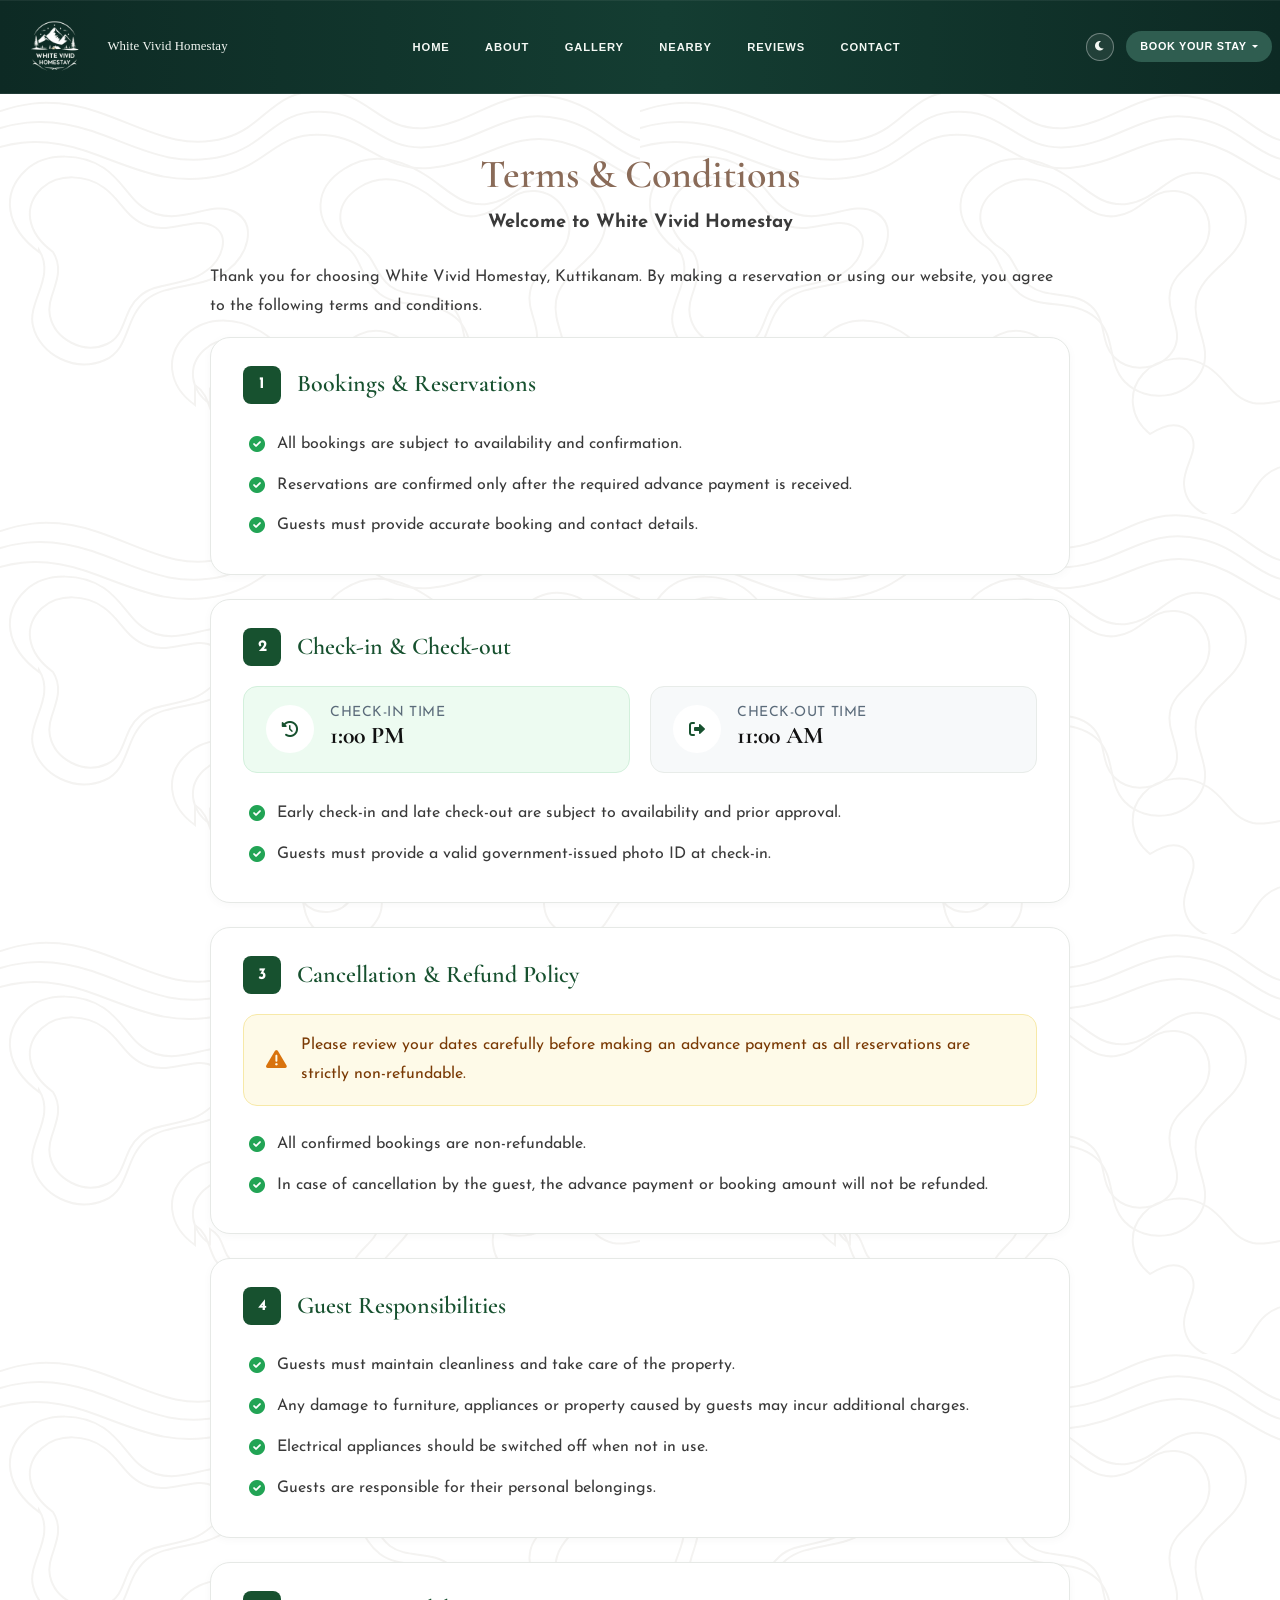
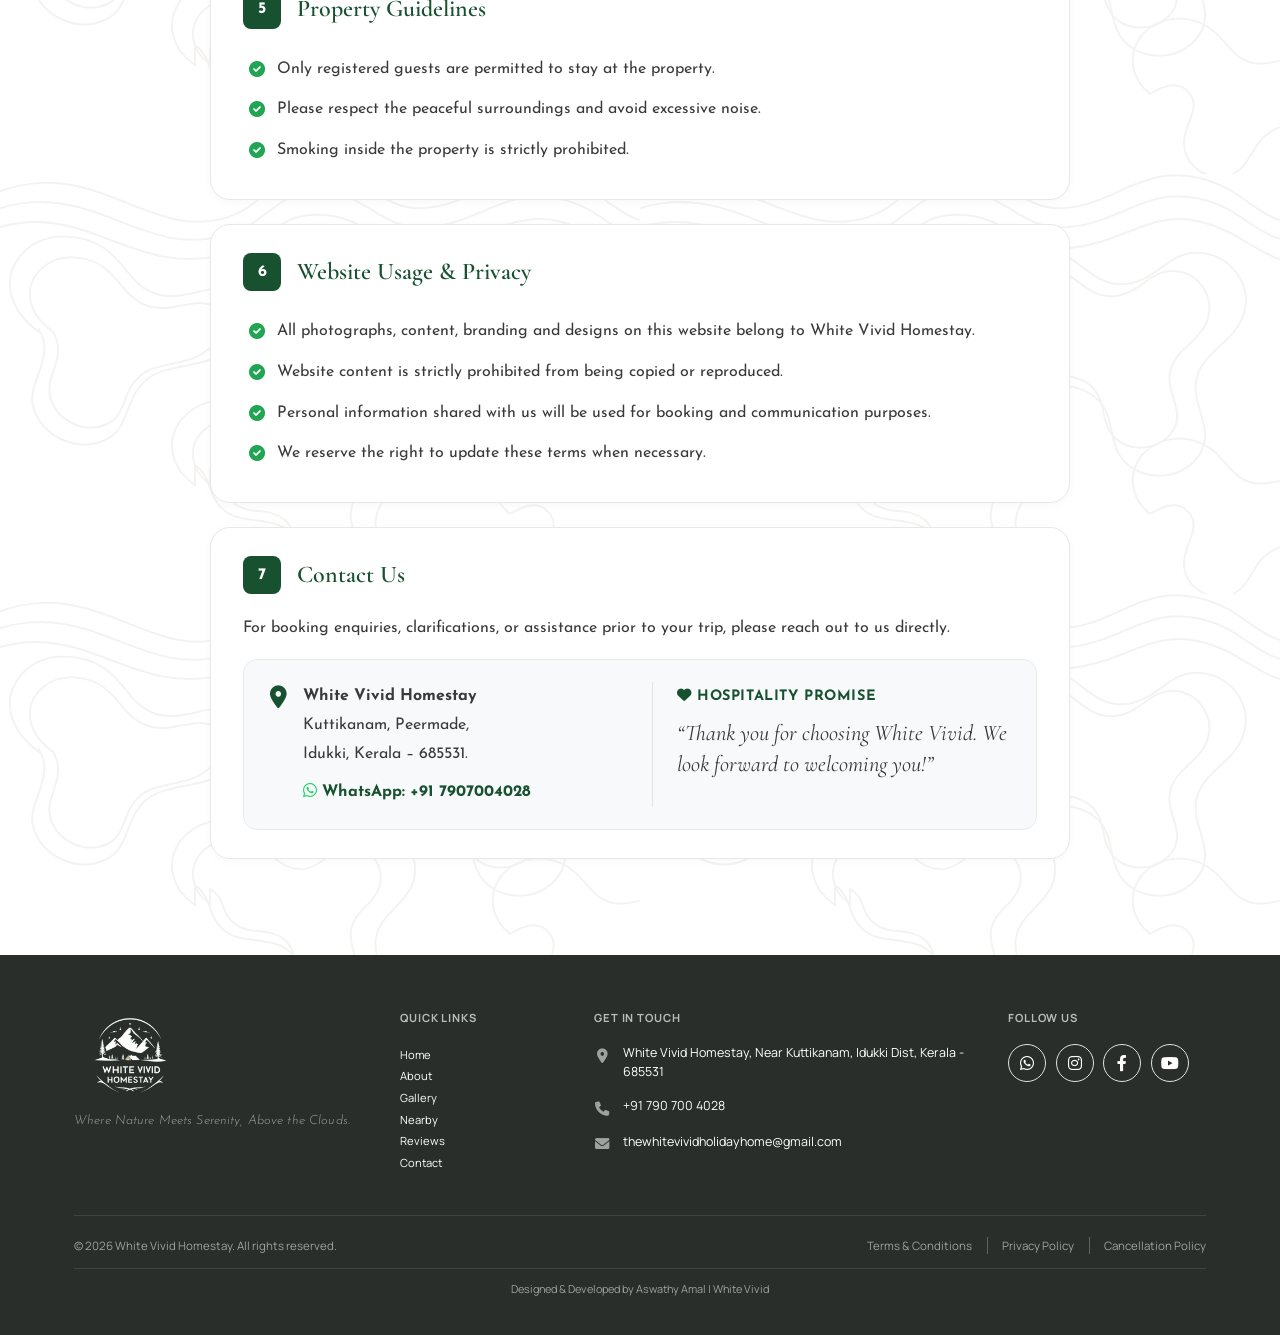
<file: terms.html>
<!DOCTYPE html>
<html lang="en">
<head>
  <meta charset="UTF-8" />
  <meta name="viewport" content="width=device-width, initial-scale=1.0" />
  <title>Terms &amp; Conditions - WHITE VIVID HOMESTAY</title>
  <meta name="description" content="Terms and conditions for booking and staying at White Vivid Homestay, Kuttikanam, Idukki, Kerala." />
  <link rel="preconnect" href="https://fonts.googleapis.com" />
  <link rel="preconnect" href="https://fonts.gstatic.com" crossorigin />
  <link href="https://fonts.googleapis.com/css2?family=Caveat:wght@400;500&family=Cormorant+Garamond:ital,wght@0,400;0,500;0,600;1,400;1,500&family=Josefin+Sans:wght@300;400&display=swap" rel="stylesheet" />
  <link href="https://cdn.jsdelivr.net/npm/bootstrap@5.3.0/dist/css/bootstrap.min.css" rel="stylesheet" />
  <link rel="stylesheet" href="https://cdnjs.cloudflare.com/ajax/libs/font-awesome/6.0.0/css/all.min.css" />
  <link rel="stylesheet" href="static/css/style.css" />
  <style>
    .terms-page {
      background-color: #fff;
      background-image: url("static/images/gallery-contour.svg");
      background-repeat: repeat;
      padding: 56px 16px 72px;
    }

    .terms-content {
      max-width: 860px;
      margin: 0 auto;
      color: #3a3a3a;
      font-family: 'Josefin Sans', sans-serif;
      line-height: 1.8;
    }

    .terms-content h1 {
      font-family: 'Cormorant Garamond', serif;
      font-weight: 600;
      color: #8a6b58;
      text-align: center;
      margin-bottom: 0.5rem;
    }

    .terms-content .terms-welcome {
      text-align: center;
      font-weight: 700;
      font-size: 1.15rem;
      margin-bottom: 1.5rem;
    }

    .terms-content h3 {
      font-family: 'Cormorant Garamond', serif;
      font-weight: 600;
      font-size: 1.5rem;
      color: #8a6b58;
      margin: 2rem 0 0.6rem;
    }

    .terms-card {
      background: #fff;
      border: 1px solid #e6e9e6;
      border-radius: 20px;
      padding: 28px 32px;
      margin-bottom: 24px;
      box-shadow: 0 2px 10px rgba(0, 0, 0, 0.03);
    }

    .terms-card-head {
      display: flex;
      align-items: center;
      gap: 16px;
      margin-bottom: 20px;
    }

    .terms-num {
      flex: 0 0 auto;
      width: 38px;
      height: 38px;
      border-radius: 8px;
      background: #17512f;
      color: #fff;
      font-weight: 700;
      display: flex;
      align-items: center;
      justify-content: center;
    }

    .terms-content .terms-card h3 {
      margin: 0;
      color: #17512f;
    }

    .terms-time-grid {
      display: grid;
      grid-template-columns: 1fr 1fr;
      gap: 20px;
      margin-bottom: 20px;
    }

    .terms-time {
      display: flex;
      align-items: center;
      gap: 16px;
      padding: 18px 22px;
      border-radius: 14px;
      border: 1px solid #e8ece9;
      background: #f7f9fa;
    }

    .terms-time.in {
      background: #edfbf1;
      border-color: #d3f0dc;
    }

    .terms-time-icon {
      flex: 0 0 auto;
      width: 48px;
      height: 48px;
      border-radius: 50%;
      background: #fff;
      color: #17512f;
      display: flex;
      align-items: center;
      justify-content: center;
    }

    .terms-time small {
      display: block;
      letter-spacing: 0.04em;
      color: #5b6b7a;
      text-transform: uppercase;
      line-height: 1.2;
    }

    .terms-time strong {
      font-family: 'Cormorant Garamond', serif;
      font-size: 1.5rem;
      color: #111;
      line-height: 1.2;
    }

    .terms-contact-box {
      display: grid;
      grid-template-columns: 1fr 1fr;
      gap: 24px;
      padding: 22px 26px;
      border-radius: 14px;
      border: 1px solid #e8ece9;
      background: #f7f9fa;
    }

    .terms-contact-info {
      display: flex;
      gap: 16px;
      align-items: flex-start;
    }

    .terms-contact-icon {
      color: #17512f;
      font-size: 1.4rem;
      margin-top: 4px;
    }

    .terms-whatsapp {
      margin-top: 10px;
    }

    .terms-whatsapp a {
      color: #17512f;
      font-weight: 700;
      text-decoration: none;
    }

    .terms-whatsapp a i {
      color: #25d366;
    }

    .terms-promise {
      border-left: 1px solid #dfe5e1;
      padding-left: 24px;
    }

    .terms-promise-label {
      color: #17512f;
      font-weight: 700;
      letter-spacing: 0.04em;
      font-size: 0.9rem;
    }

    .terms-promise-text {
      font-family: 'Cormorant Garamond', serif;
      font-style: italic;
      font-size: 1.4rem;
      line-height: 1.4;
      margin: 6px 0 0;
    }

    @media (max-width: 600px) {
      .terms-contact-box { grid-template-columns: 1fr; }
      .terms-promise { border-left: 0; border-top: 1px solid #dfe5e1; padding: 16px 0 0; }
    }

    body.dark-theme .terms-contact-box {
      background: #161616;
      border-color: rgba(214, 181, 106, 0.25);
    }

    body.dark-theme .terms-contact-icon,
    body.dark-theme .terms-promise-label,
    body.dark-theme .terms-whatsapp a {
      color: #d6b56a;
    }

    body.dark-theme .terms-promise {
      border-color: rgba(214, 181, 106, 0.25);
    }

    .terms-alert {
      display: flex;
      align-items: center;
      gap: 14px;
      padding: 16px 22px;
      margin-bottom: 18px;
      border-radius: 14px;
      border: 1px solid #f7e9a8;
      background: #fefae8;
      color: #7a3a05;
    }

    .terms-alert i {
      color: #d9730d;
      font-size: 1.3rem;
    }

    body.dark-theme .terms-alert {
      background: #1a1608;
      border-color: rgba(214, 181, 106, 0.4);
      color: #d6b56a;
    }

    .terms-list {
      list-style: none;
      margin: 0;
      padding: 0;
    }

    .terms-list li {
      position: relative;
      padding: 6px 0 6px 34px;
    }

    .terms-list li::before {
      content: "\f058";
      font-family: "Font Awesome 6 Free";
      font-weight: 900;
      position: absolute;
      left: 6px;
      top: 6px;
      color: #22a455;
    }

    .terms-thanks {
      text-align: center;
      margin-top: 2.5rem;
    }

    @media (max-width: 600px) {
      .terms-card { padding: 22px 18px; }
      .terms-time-grid { grid-template-columns: 1fr; }
    }

    body.dark-theme .terms-page {
      background: #000 !important;
    }

    body.dark-theme .terms-content {
      color: #e8e8e8;
    }

    body.dark-theme .terms-card {
      background: #0d0d0d;
      border-color: rgba(214, 181, 106, 0.25);
    }

    body.dark-theme .terms-time,
    body.dark-theme .terms-time.in {
      background: #161616;
      border-color: rgba(214, 181, 106, 0.25);
    }

    body.dark-theme .terms-time strong {
      color: #fff;
    }

    body.dark-theme .terms-time small {
      color: #bdbdbd;
    }

    body.dark-theme .terms-time-icon {
      background: #000;
      color: #d6b56a;
    }

    body.dark-theme .terms-num {
      background: #d6b56a;
      color: #000;
    }

    body.dark-theme .terms-content h1,
    body.dark-theme .terms-content h3,
    body.dark-theme .terms-content .terms-card h3 {
      color: #d6b56a !important;
    }
  </style>
</head>
<body>

<!-- Top Info Bar -->
<div class="topbar">
  <div class="container-fluid px-2">
    <div class="topbar-inner">
      <div class="topbar-brand-block">
        <a href="index.html" class="topbar-brand">
          <img src="static/images/White_Vivid_logo.png" alt="White Vivid Homestay Logo" />
          <span>White Vivid Homestay</span>
        </a>
      </div>

      <ul class="topbar-nav-menu" id="mainNavLinks">
        <li><a href="index.html">HOME</a></li>
        <li><a href="index.html#About">ABOUT</a></li>
        <li><a href="gallery.html">GALLERY</a></li>
        <li><a href="index.html#destinations">NEARBY</a></li>
        <li><a href="index.html#reviews">REVIEWS</a></li>
        <li><a href="#footer">CONTACT</a></li>
      </ul>

      <div class="topbar-right">
        <button id="themeToggle" class="theme-toggle-btn" type="button" aria-label="Switch to dark mode" title="Switch to dark mode">
          <i class="fas fa-moon" aria-hidden="true"></i>
        </button>
        <div class="dropdown phone-dropdown">
          <button class="btn-book-stay dropdown-toggle" type="button" data-bs-toggle="dropdown" aria-expanded="false">BOOK YOUR STAY</button>
          <ul class="dropdown-menu dropdown-menu-end phone-dropdown-menu">
            <li>
              <a class="dropdown-item phone-option" href="tel:+917907004028">
                <i class="fas fa-phone"></i> Call Now
              </a>
            </li>
            <li>
              <a class="dropdown-item phone-option" href="https://wa.me/917907004028" target="_blank" rel="noopener noreferrer">
                <i class="fab fa-whatsapp"></i> WhatsApp
              </a>
            </li>
            <li>
              <a class="dropdown-item phone-option" href="index.html#Contact">
                <i class="far fa-envelope"></i> Enquiry Form
              </a>
            </li>
          </ul>
        </div>
      </div>
    </div>
  </div>
</div>

<main class="terms-page">
  <div class="terms-content">
    <h1>Terms &amp; Conditions</h1>
    <p class="terms-welcome">Welcome to White Vivid Homestay</p>

    <p>Thank you for choosing White Vivid Homestay, Kuttikanam. By making a reservation or using our website, you agree to the following terms and conditions.</p>

    <div class="terms-card">
      <div class="terms-card-head"><span class="terms-num">1</span><h3>Bookings &amp; Reservations</h3></div>
      <ul class="terms-list">
        <li>All bookings are subject to availability and confirmation.</li>
        <li>Reservations are confirmed only after the required advance payment is received.</li>
        <li>Guests must provide accurate booking and contact details.</li>
      </ul>
    </div>

    <div class="terms-card">
      <div class="terms-card-head"><span class="terms-num">2</span><h3>Check-in &amp; Check-out</h3></div>
      <div class="terms-time-grid">
        <div class="terms-time in">
          <span class="terms-time-icon"><i class="fa-solid fa-clock-rotate-left" aria-hidden="true"></i></span>
          <div><small>Check-in time</small><strong>1:00 PM</strong></div>
        </div>
        <div class="terms-time">
          <span class="terms-time-icon"><i class="fa-solid fa-right-from-bracket" aria-hidden="true"></i></span>
          <div><small>Check-out time</small><strong>11:00 AM</strong></div>
        </div>
      </div>
      <ul class="terms-list">
        <li>Early check-in and late check-out are subject to availability and prior approval.</li>
        <li>Guests must provide a valid government-issued photo ID at check-in.</li>
      </ul>
    </div>

    <div class="terms-card">
      <div class="terms-card-head"><span class="terms-num">3</span><h3>Cancellation &amp; Refund Policy</h3></div>
      <div class="terms-alert">
        <i class="fa-solid fa-triangle-exclamation" aria-hidden="true"></i>
        <span>Please review your dates carefully before making an advance payment as all reservations are strictly non-refundable.</span>
      </div>
      <ul class="terms-list">
        <li>All confirmed bookings are non-refundable.</li>
        <li>In case of cancellation by the guest, the advance payment or booking amount will not be refunded.</li>
        
      </ul>
    </div>

    <div class="terms-card">
      <div class="terms-card-head"><span class="terms-num">4</span><h3>Guest Responsibilities</h3></div>
      <ul class="terms-list">
        <li>Guests must maintain cleanliness and take care of the property.</li>
        <li>Any damage to furniture, appliances or property caused by guests may incur additional charges.</li>
        <li>Electrical appliances should be switched off when not in use.</li>
        <li>Guests are responsible for their personal belongings.</li>
      </ul>
    </div>

    <div class="terms-card">
      <div class="terms-card-head"><span class="terms-num">5</span><h3>Property Guidelines</h3></div>
      <ul class="terms-list">
        <li>Only registered guests are permitted to stay at the property.</li>
        <li>Please respect the peaceful surroundings and avoid excessive noise.</li>
        <li>Smoking inside the property is strictly prohibited.</li>
      </ul>
    </div>

    <div class="terms-card">
      <div class="terms-card-head"><span class="terms-num">6</span><h3>Website Usage &amp; Privacy</h3></div>
      <ul class="terms-list">
        <li>All photographs, content, branding and designs on this website belong to White Vivid Homestay.</li>
        <li>Website content is strictly prohibited from being copied or reproduced.</li>
        <li>Personal information shared with us will be used for booking and communication purposes.</li>
        <li>We reserve the right to update these terms when necessary.</li>
      </ul>
    </div>

    <div class="terms-card">
      <div class="terms-card-head"><span class="terms-num">7</span><h3>Contact Us</h3></div>
      <p>For booking enquiries, clarifications, or assistance prior to your trip, please reach out to us directly.</p>
      <div class="terms-contact-box">
        <div class="terms-contact-info">
          <i class="fa-solid fa-location-dot terms-contact-icon" aria-hidden="true"></i>
          <div>
            <strong>White Vivid Homestay</strong><br>
            Kuttikanam, Peermade,<br>
            Idukki, Kerala &ndash; 685531.
            <div class="terms-whatsapp">
              <a href="https://wa.me/917907004028" target="_blank" rel="noopener noreferrer"><i class="fab fa-whatsapp" aria-hidden="true"></i> WhatsApp: +91 7907004028</a>
            </div>
          </div>
        </div>
        <div class="terms-promise">
          <span class="terms-promise-label"><i class="fa-solid fa-heart" aria-hidden="true"></i> HOSPITALITY PROMISE</span>
          <p class="terms-promise-text">&ldquo;Thank you for choosing White Vivid. We look forward to welcoming you!&rdquo;</p>
        </div>
      </div>
    </div>
  </div>
</main>

<!-- Footer -->
<footer id="footer" class="wvf">
  <div class="wvf-inner">
    <div class="wvf-grid">
      <div class="wvf-brand">
        <img src="static/images/White_Vivid_logo.png" alt="White Vivid Homestay logo" class="wvf-logo">
        <p>Where Nature Meets Serenity, Above the Clouds.</p>
      </div>

      <div class="wvf-col">
        <h5>QUICK LINKS</h5>
        <ul class="wvf-links">
          <li><a href="index.html">Home</a></li>
          <li><a href="index.html#About">About</a></li>
          <li><a href="gallery.html">Gallery</a></li>
          <li><a href="index.html#destinations">Nearby</a></li>
          <li><a href="index.html#reviews">Reviews</a></li>
          <li><a href="index.html#Contact">Contact</a></li>
        </ul>
      </div>

      <div class="wvf-col">
        <h5>GET IN TOUCH</h5>
        <ul class="wvf-contact">
          <li><i class="fa-solid fa-location-dot" aria-hidden="true"></i><span>White Vivid Homestay, Near Kuttikanam, Idukki Dist, Kerala - 685531</span></li>
          <li><i class="fa-solid fa-phone" aria-hidden="true"></i><a href="tel:+917907004028">+91 790 700 4028</a></li>
          <li><i class="fa-solid fa-envelope" aria-hidden="true"></i><a href="mailto:thewhitevividholidayhome@gmail.com">thewhitevividholidayhome@gmail.com</a></li>
        </ul>
      </div>

      <div class="wvf-col">
        <h5>FOLLOW US</h5>
        <div class="wvf-social" aria-label="Homestay social links">
          <a href="https://wa.me/917907004028" target="_blank" rel="noopener noreferrer" aria-label="WhatsApp"><i class="fab fa-whatsapp" aria-hidden="true"></i></a>
          <a href="https://www.instagram.com/white_vivid_homestay?igsh=MTU0aG5vbnpjcHVyNA==" target="_blank" rel="noopener noreferrer" aria-label="Instagram"><i class="fab fa-instagram" aria-hidden="true"></i></a>
          <a href="https://www.facebook.com/thewhitevividholidayhome" target="_blank" rel="noopener noreferrer" aria-label="Facebook"><i class="fab fa-facebook-f" aria-hidden="true"></i></a>
          <a href="https://www.youtube.com/@thewhitevividholidayhome" target="_blank" rel="noopener noreferrer" aria-label="YouTube"><i class="fab fa-youtube" aria-hidden="true"></i></a>
        </div>
      </div>
    </div>

    <div class="wvf-bottom">
      <span>© 2026 White Vivid Homestay. All rights reserved.</span>
      <div class="wvf-legal">
        <a href="terms.html">Terms &amp; Conditions</a>
        <a href="privacy.html">Privacy Policy</a>
        <a href="cancellation.html">Cancellation Policy</a>
      </div>
    </div>
    <p class="wvf-credit">Designed &amp; Developed by Aswathy Amal | White Vivid</p>
  </div>
</footer>

<script src="https://cdn.jsdelivr.net/npm/bootstrap@5.3.0/dist/js/bootstrap.bundle.min.js"></script>
<script>
  (function () {
    const themeToggle = document.getElementById('themeToggle');
    const themeToggleIcon = themeToggle ? themeToggle.querySelector('i') : null;
    const themeStorageKey = 'whiteVividTheme';
    const topbar = document.querySelector('.topbar');

    function applyTheme(theme) {
      const isDark = theme === 'dark';
      document.body.classList.toggle('dark-theme', isDark);
      if (themeToggle && themeToggleIcon) {
        themeToggleIcon.classList.toggle('fa-moon', !isDark);
        themeToggleIcon.classList.toggle('fa-sun', isDark);
        const label = isDark ? 'Switch to light mode' : 'Switch to dark mode';
        themeToggle.setAttribute('aria-label', label);
        themeToggle.setAttribute('title', label);
      }
    }

    applyTheme(localStorage.getItem(themeStorageKey) === 'dark' ? 'dark' : 'light');

    if (themeToggle) {
      themeToggle.addEventListener('click', function () {
        const next = document.body.classList.contains('dark-theme') ? 'light' : 'dark';
        applyTheme(next);
        localStorage.setItem(themeStorageKey, next);
      });
    }

    const handleHeaderState = function () {
      topbar.classList.toggle('scrolled', window.scrollY > 20);
    };
    handleHeaderState();
    window.addEventListener('scroll', handleHeaderState, { passive: true });
  })();
</script>
</body>
</html>
</file>
<file: static/css/style.css>
@import url('https://fonts.googleapis.com/css2?family=Pacifico&display=swap');
@import url('https://fonts.googleapis.com/css2?family=Manrope:wght@300;400;500;600;700&display=swap');
@import url('https://fonts.googleapis.com/css2?family=Playfair+Display:wght@400;500;600;700&display=swap');
@import url('https://fonts.googleapis.com/css2?family=Cormorant+Garamond:wght@400;500;600;700&display=swap');
@import url('https://fonts.googleapis.com/css2?family=Josefin+Sans:wght@300;400;500;600;700&display=swap');

/* General Reset */
* {
  margin: 0;
  padding: 0;
  box-sizing: border-box;
}

:root {
  --forest-900: #133d2c;
  --forest-800: #1a5c3a;
  --forest-700: #2f5d50;
  --forest-600: #3f7563;
  --forest-050: #f3f7f4;
  --forest-100: #e8f0eb;
  --text-dark: #18372b;
  --text-muted: #4f6a5e;
  --text-light: #edf5f0;
}

/* Body background color fallback */
html {
  scroll-behavior: smooth;
  scroll-padding-top: 110px;
}

body {
  background-color: var(--forest-050);
  font-family: 'Segoe UI', Tahoma, Geneva, Verdana, sans-serif;
  padding-top: 0;
  overflow-x: hidden;
  transition: background-color 0.35s ease, color 0.35s ease;
}

img,
video,
svg {
  max-width: 100%;
  display: block;
}

a,
button {
  -webkit-tap-highlight-color: transparent;
}

/* Fade-up reveal on scroll */
.scroll-fade-up {
  opacity: 0;
  transform: translateY(26px);
  transition: opacity 0.7s ease, transform 0.7s ease;
}

.scroll-fade-up.in-view {
  opacity: 1;
  transform: translateY(0);
}

.about-section .about-kicker {
  opacity: 0;
  transform: translateY(32px);
  transition: opacity 1.2s ease, transform 1.2s ease;
  transition-delay: 0.08s;
}

.about-section .about-title {
  opacity: 0;
  transform: translateY(36px);
  transition: opacity 1.3s ease, transform 1.3s ease;
  transition-delay: 0.32s;
}

.about-section .about-feature-image,
.about-section .about-inline-tagline {
  opacity: 0;
  transform: translateY(40px);
  transition: opacity 1.4s ease, transform 1.4s ease;
  transition-delay: 0.62s;
}

.about-section .about-text-wrap {
  opacity: 0;
  transform: translateY(46px);
  transition: opacity 1.5s ease, transform 1.5s ease;
  transition-delay: 0.9s;
}

.about-section.in-view .about-kicker,
.about-section.in-view .about-title,
.about-section.in-view .about-feature-image,
.about-section.in-view .about-inline-tagline,
.about-section.in-view .about-text-wrap {
  opacity: 1;
  transform: translateY(0);
}

.about-section .about-text {
  opacity: 0;
  transform: translateY(24px);
  transition: opacity 1.2s ease, transform 1.2s ease;
}

.about-section.in-view .about-text {
  opacity: 1;
  transform: translateY(0);
}

.about-section .about-text-step-1 { transition-delay: 1.15s; }
.about-section .about-text-step-2 { transition-delay: 1.35s; }
.about-section .about-text-step-3 { transition-delay: 1.55s; }
.about-section .about-text-step-4 { transition-delay: 1.75s; }

/* Staggered reveal for sections after About */
.reveal-item {
  opacity: 0;
}

.reveal-item.in-view {
  animation: revealRise 1.2s ease both;
  animation-delay: var(--reveal-delay, 0s);
}

@keyframes revealRise {
  from {
    opacity: 0;
    translate: 0 40px;
  }
  to {
    opacity: 1;
    translate: 0 0;
  }
}

@media (prefers-reduced-motion: reduce) {
  .reveal-item {
    opacity: 1;
  }

  .reveal-item.in-view {
    animation: none;
  }
}

@media (prefers-reduced-motion: reduce) {
  .scroll-fade-up,
  .scroll-fade-up.in-view {
    opacity: 1;
    transform: none;
    transition: none;
  }

}

/* ── Top Info Bar ── */
.topbar {
  position: sticky;
  top: 0;
  width: 100%;
  z-index: 1040;
  background: linear-gradient(90deg, #0d2a24 0%, #143d32 52%, #0d2a24 100%);
  border-bottom: 1px solid rgba(255,255,255,0.08);
  padding: 0;
  box-shadow: inset 0 1px 0 rgba(255,255,255,0.06);
  transition: background 0.25s ease, box-shadow 0.25s ease;
}

.topbar.scrolled {
  background: #F8F5EE;
  border-bottom-color: rgba(15, 47, 33, 0.12);
  box-shadow: 0 1px 0 rgba(15, 47, 33, 0.08);
}

.topbar-inner {
  display: grid;
  grid-template-columns: auto 1fr auto;
  align-items: center;
  gap: 0.4rem;
  min-height: 64px;
}

.topbar-brand-block {
  display: flex;
  align-items: center;
  justify-content: flex-start;
}

.topbar-left {
  display: none;
}

.topbar-nav-menu {
  list-style: none;
  margin: 0;
  padding: 0;
  display: flex;
  align-items: center;
  justify-content: center;
  gap: 0.6rem 1.3rem;
  flex-wrap: wrap;
}

.topbar-nav-menu li a {
  color: #f4f8f4;
  text-decoration: none;
  font-size: 0.7rem;
  font-weight: 700;
  letter-spacing: 0.08em;
  text-transform: uppercase;
  line-height: 1.1;
  display: inline-block;
  padding: 0.45em 0.65em;
  border-radius: 4px;
  transition: color 0.2s ease, background-color 0.2s ease;
}

.topbar.scrolled .topbar-nav-menu li a {
  color: #0f2f21;
}

.topbar-nav-menu li a:hover,
.topbar-nav-menu li a:focus-visible,
.topbar-nav-menu li a:active {
  color: #ffffff;
  background-color: #8b5e3c;
}

.topbar.scrolled .topbar-nav-menu li a:hover,
.topbar.scrolled .topbar-nav-menu li a:focus-visible,
.topbar.scrolled .topbar-nav-menu li a:active {
  color: #ffffff;
}

.topbar-item {
  display: flex;
  align-items: center;
  gap: 6px;
  font-size: 0.82rem;
  color: var(--text-muted);
}

.topbar-item a,
.topbar-item a:hover {
  color: var(--text-dark);
  text-decoration: none;
}

.topbar-item i {
  color: var(--forest-700);
  font-size: 0.9rem;
}

.topbar-center {
  display: flex;
  justify-content: center;
}

.topbar-brand {
  display: flex;
  flex-direction: row;
  align-items: center;
  gap: 0.4rem;
  text-decoration: none;
  line-height: 1;
}

.topbar-brand img {
  width: 93px;
  height: 93px;
  object-fit: contain;
  background-color: transparent;
  border-radius: 50%;
  padding: 0;
  margin: 0;
  transition: opacity 0.25s ease, width 0.25s ease, height 0.25s ease;
}

.topbar-brand span {
  font-family: Georgia, 'Times New Roman', serif;
  font-size: 0.8rem;
  text-transform: none;
  letter-spacing: 0.01em;
  margin-left: 0;
  line-height: 1.08;
  color: #f4f8f4;
  font-weight: 400;
  text-align: left;
  white-space: nowrap;
  transition: color 0.25s ease;
}

.topbar.scrolled .topbar-brand img {
  opacity: 0;
  width: 0;
  height: 0;
  pointer-events: none;
}

.topbar.scrolled .topbar-brand span {
  color: #0f2f21;
}

.topbar-right {
  display: flex;
  align-items: center;
  justify-content: flex-end;
  gap: 0.8rem;
}

.theme-toggle-btn {
  width: 28px;
  height: 28px;
  border: 1px solid rgba(255, 255, 255, 0.35);
  background: rgba(255, 255, 255, 0.08);
  color: #f4f8f4;
  border-radius: 50%;
  display: inline-flex;
  align-items: center;
  justify-content: center;
  cursor: pointer;
  transition: all 0.25s ease;
}

.theme-toggle-btn:hover {
  background: rgba(255, 255, 255, 0.2);
  transform: translateY(-1px);
}

.theme-toggle-btn i {
  font-size: 0.68rem;
}

.topbar.scrolled .theme-toggle-btn {
  border-color: rgba(15, 47, 33, 0.25);
  background: rgba(15, 47, 33, 0.06);
  color: #0f2f21;
}

.topbar.scrolled .theme-toggle-btn:hover {
  background: rgba(15, 47, 33, 0.12);
}

.topbar-phone {
  font-size: 0.7rem;
  font-weight: 700;
  letter-spacing: 0.08em;
  color: #f4f8f4;
  white-space: nowrap;
  text-decoration: none;
  background: none;
  border: none;
  padding: 0;
  cursor: pointer;
}

.topbar.scrolled .topbar-phone {
  color: #0f2f21;
}

.topbar-phone:hover,
.topbar-phone:focus {
  color: #ffffff;
  text-decoration: none;
  box-shadow: none;
  outline: none;
}

.topbar.scrolled .topbar-phone:hover,
.topbar.scrolled .topbar-phone:focus {
  color: #163f2d;
}

.topbar-phone.dropdown-toggle::after {
  display: none;
}

.phone-dropdown-menu {
  z-index: 1060;
  min-width: 160px;
  border: none;
  border-radius: 12px;
  box-shadow: 0 8px 24px rgba(0,0,0,0.14);
  padding: 6px 0;
  margin-top: 6px !important;
}

.phone-option {
  font-size: 0.88rem;
  font-weight: 600;
  color: var(--forest-700);
  padding: 10px 18px;
  display: flex;
  align-items: center;
  gap: 8px;
}

.phone-option i.fa-whatsapp {
  color: #25D366;
  font-size: 1.1rem;
}

.phone-option i.fa-phone {
  color: var(--forest-700);
}

.phone-option:hover {
  background: var(--forest-050);
  color: var(--forest-900);
}

.btn-book-stay {
  display: inline-flex;
  align-items: center;
  justify-content: center;
  background: var(--forest-700);
  color: #fff;
  font-size: 0.68rem;
  font-weight: 700;
  letter-spacing: 0.06em;
  padding: 7px 14px;
  border: none;
  border-radius: 999px;
  text-decoration: none;
  white-space: nowrap;
  cursor: pointer;
  font-family: inherit;
  transition: background 0.25s;
}

.btn-book-stay.dropdown-toggle::after {
  margin-left: 0.5em;
  vertical-align: 0.1em;
}

.topbar.scrolled .btn-book-stay {
  background: rgba(15, 47, 33, 0.08);
  color: #0f2f21;
  border: 1px solid rgba(15, 47, 33, 0.18);
}

.btn-book-stay:hover {
  background: var(--forest-800);
  color: #fff;
}

.topbar.scrolled .btn-book-stay:hover {
  background: rgba(15, 47, 33, 0.12);
  color: #0f2f21;
}

/* ── Main Dark Navbar ── */
.main-navbar {
  position: fixed;
  top: 78px;
  width: 100%;
  z-index: 1035;
  background: var(--forest-900);
  transition: background-color 0.3s ease;
  padding: 0;
}

.main-navbar.scrolled {
  background: transparent;
}

.main-navbar .container {
  display: flex;
  justify-content: center;
  align-items: center;
  position: relative;
}

.main-nav-links {
  list-style: none;
  margin: 0;
  padding: 0;
  display: flex;
  gap: 0;
}

.main-nav-links li a {
  display: block;
  padding: 20px;
  color: var(--text-light);
  font-size: 0.86rem;
  font-weight: 600;
  letter-spacing: 0.1em;
  text-align: center;
  text-decoration: none;
  transition: color 0.2s, background 0.2s;
}

.main-nav-links li a:hover {
  color: #ffffff;
  background: rgba(255,255,255,0.06);
}

.navbar-toggler-custom {
  display: none;
  background: none;
  border: none;
  color: var(--forest-700);
  font-size: 1.4rem;
  padding: 12px 16px;
  cursor: pointer;
}

@media (max-width: 768px) {
  .topbar-left { display: none; }
  .topbar-brand span { font-size: 0.78rem; }
  .topbar-phone { font-size: 0.7rem; }
  .btn-book-stay { font-size: 0.62rem; padding: 6px 10px; }
  .main-navbar { top: 62px; }

  .navbar-toggler-custom { display: block; }

  .main-nav-links {
    display: none;
    flex-direction: column;
    width: 100%;
    background: var(--forest-800);
  }

  .main-nav-links.open { display: flex; }

  .main-nav-links li a {
    padding: 18px;
    border-top: 1px solid rgba(255,255,255,0.07);
    font-size: 0.82rem;
  }
}

/* Hero Swiper */
.hero-swiper,
.hero-slide {
  height: calc(100vh - 130px);
}

.hero-swiper {
  position: relative;
  overflow: hidden;
}

.hero-slide {
  position: relative;
  overflow: hidden;
}

.hero-slide img {
  width: 100%;
  height: 100%;
  object-fit: cover;
  object-position: center center;
  transform: scale(1.03) translateY(10px);
  transition: transform 7s ease, filter 1.4s ease;
  transition-delay: 0.2s;
  filter: brightness(0.92);
}

.hero-swiper .swiper-slide-active img {
  transform: scale(1.14) translateY(-6px);
  filter: brightness(1);
}

.hero-swiper .swiper-slide-active.hero-slide-two img {
  transition-delay: 1s;
}

/* Hero overlay */
.hero-overlay {
  position: absolute;
  inset: 0;
  background: linear-gradient(to bottom, rgba(20, 18, 15, 0.25), rgba(20, 18, 15, 0.52));
  z-index: 1;
  opacity: 0.92;
  transition: opacity 1.2s ease;
}

.hero-swiper .swiper-slide-active .hero-overlay {
  opacity: 1;
}

/* Hero caption */
.hero-caption {
  position: absolute;
  inset: 0;
  display: flex;
  flex-direction: column;
  align-items: center;
  justify-content: center;
  text-align: center;
  z-index: 2;
  padding: 0 1rem;
}

.hero-sub,
.hero-heading,
.btn-explore {
  opacity: 0;
  will-change: transform, opacity;
}

.hero-sub {
  transform: none;
  transition: opacity 1s ease;
}

.hero-heading {
  transform: none;
}

.hero-heading span {
  display: block;
  opacity: 0;
  transform: translateY(38px);
  transition: opacity 0.95s ease, transform 0.95s ease;
}

.hero-heading span:first-child {
  transition-delay: 0.45s;
}

.hero-heading span:last-child {
  transition-delay: 0.65s;
}

.btn-explore {
  transform: translateY(24px);
  transition: opacity 1s ease, transform 1s ease, background 0.25s;
}

.hero-swiper .swiper-slide-active .hero-sub {
  opacity: 1;
  transition-delay: 0.35s;
}

.hero-swiper .swiper-slide-active .hero-heading {
  opacity: 1;
}

.hero-swiper .swiper-slide-active .hero-heading span {
  opacity: 1;
  transform: translateY(0);
}

.hero-swiper .swiper-slide-active .btn-explore {
  opacity: 1;
  transform: translateY(0);
  transition-delay: 0.9s;
}

.hero-sub {
  margin: 0 0 0.6rem;
  font-size: 0.78rem;
  font-weight: 700;
  letter-spacing: 0.22em;
  color: var(--forest-100);
  text-transform: uppercase;
}

.hero-heading {
  margin: 0 0 1.6rem;
  font-family: Georgia, 'Times New Roman', serif;
  font-size: clamp(2.6rem, 7vw, 5.5rem);
  font-weight: 400;
  line-height: 1.08;
  letter-spacing: 0.01em;
  color: #fff;
  text-shadow: 0 2px 12px rgba(0,0,0,0.35);
}

.btn-explore {
  display: inline-block;
  padding: 14px 36px;
  background: var(--forest-700);
  color: #fff;
  font-size: 0.8rem;
  font-weight: 700;
  letter-spacing: 0.1em;
  text-decoration: none;
  transition: background 0.25s;
}

.btn-explore:hover {
  background: var(--forest-800);
  color: #fff;
}

/* Left dot indicators */
.hero-dots {
  position: absolute;
  left: 20px !important;
  top: 50% !important;
  right: auto !important;
  bottom: auto !important;
  transform: translateY(-50%) !important;
  z-index: 10;
  display: flex;
  flex-direction: column;
  gap: 10px;
}

.hero-dot {
  display: block;
  width: 11px;
  height: 11px;
  border-radius: 50%;
  border: 2px solid rgba(255,255,255,0.7);
  background: transparent;
  padding: 0;
  cursor: pointer;
  transition: background 0.2s, border-color 0.2s, transform 0.2s;
}

.hero-dot.active {
  background: #fff;
  border-color: #fff;
  transform: scale(1.12);
}

/* Responsive tweaks */
@media (max-width: 768px) {
  .hero-swiper,
  .hero-slide {
    height: calc(100vh - 110px);
  }

  .hero-heading {
    font-size: clamp(2rem, 10vw, 3.5rem);
  }

  .hero-sub {
    font-size: 0.68rem;
    letter-spacing: 0.16em;
  }

  .btn-explore {
    padding: 12px 24px;
    font-size: 0.72rem;
  }

  .hero-dots {
    left: 20px !important;
    top: 50% !important;
    right: auto !important;
    bottom: auto !important;
    transform: translateY(-50%) !important;
  }
}


/* Flip card gallery */
.flip-card {
  perspective: 1000px;
  height: 260px; /* fixed height to allow flip layout */
  cursor: pointer;
  transition: transform 0.35s ease;
  border-radius: 16px;
}

/* Gallery label card (first 2 images) */
.gallery-label-card {
  position: relative;
  width: 100%;
  height: 300px;
  border-radius: 16px;
  overflow: hidden;
  cursor: pointer;
  box-shadow: 0 10px 28px rgba(10, 31, 22, 0.14);
}

.gallery-label-card img {
  width: 100%;
  height: 100%;
  object-fit: cover;
  display: block;
  transition: transform 0.5s ease;
}

.gallery-label-card:hover img {
  transform: scale(1.06);
}

.gallery-label-overlay {
  position: absolute;
  bottom: 0;
  left: 0;
  right: 0;
  background: linear-gradient(to top, rgba(10, 31, 22, 0.85) 0%, transparent 100%);
  padding: 2.5rem 1.5rem 1.2rem;
  display: flex;
  align-items: flex-end;
  justify-content: center;
}

.gallery-label-name {
  font-family: Georgia, 'Times New Roman', serif;
  font-style: italic;
  font-size: 1.45rem;
  font-weight: 500;
  color: #fff;
  margin: 0;
  letter-spacing: 0.04em;
  text-shadow: 0 2px 8px rgba(0,0,0,0.4);
  text-align: center;
}

.gallery-featured .flip-card {
  height: 340px;
}

.flip-card-inner {
  position: relative;
  width: 100%;
  height: 100%;
  text-align: center;
  transition: transform 0.75s cubic-bezier(0.22, 0.61, 0.36, 1);
  transform-style: preserve-3d;
}

.flip-card.flip {
  transform: scale(1.03);
}

.flip-card.flip .flip-card-inner {
  transform: rotateY(180deg) scale(1.01);
}

@media (hover: hover) and (pointer: fine) {
  .flip-card:hover {
    transform: scale(1.03);
  }

  .flip-card:hover .flip-card-inner {
    transform: rotateY(180deg) scale(1.01);
  }
}

.flip-card-front,
.flip-card-back {
  position: absolute;
  width: 100%;
  height: 100%;
  backface-visibility: hidden;
  border-radius: 16px;
  border: 1.5px solid rgba(26, 92, 58, 0.24);
  box-shadow: 0 10px 24px rgba(10, 31, 22, 0.12);
  overflow: hidden;
}

.flip-card-front img,
.flip-card-front video {
  width: 100%;
  height: 100%;
  object-fit: cover;
  object-position: center;
  display: block;
  background: #efe8e0;
  transition: transform 0.75s ease;
}

.flip-card-back {
  background: rgba(1, 50, 32, 0.85);
  color: white;
  display: flex;
  align-items: center;
  justify-content: center;
  transform: rotateY(180deg);
  padding: 1rem;
  border-color: rgba(232, 240, 235, 0.28);
}

.flip-card-back.image-back {
  background: transparent;
  padding: 0;
}

.flip-card-back.image-back img,
.flip-card-back.image-back video {
  width: 100%;
  height: 100%;
  object-fit: cover;
  object-position: center;
  display: block;
  transition: transform 0.75s ease;
}

.flip-card.flip .flip-card-front img,
.flip-card.flip .flip-card-front video,
.flip-card.flip .flip-card-back.image-back img,
.flip-card.flip .flip-card-back.image-back video {
  transform: scale(1.06);
}

@media (hover: hover) and (pointer: fine) {
  .flip-card:hover .flip-card-front img,
  .flip-card:hover .flip-card-front video,
  .flip-card:hover .flip-card-back.image-back img,
  .flip-card:hover .flip-card-back.image-back video {
    transform: scale(1.06);
  }
}

.flip-card-back h5 {
  margin-bottom: 0.5rem;
}

@media (max-width: 768px) {
  .gallery-featured .flip-card {
    height: 260px;
  }

  .flip-card-inner {
    animation: none;
  }

  .flip-card.flip {
    transform: none;
  }

  .flip-card.flip .flip-card-front img,
  .flip-card.flip .flip-card-front video,
  .flip-card.flip .flip-card-back.image-back img,
  .flip-card.flip .flip-card-back.image-back video {
    transform: none;
  }
}

@media (prefers-reduced-motion: reduce) {
  .flip-card-inner {
    animation: none;
  }
}

.why-white-vivid {
  position: relative;
  background: var(--forest-050);
}

.why-white-vivid::before {
  content: none;
}

.why-white-vivid .container {
  position: relative;
  z-index: 1;
}

.featured-facilities-head {
  margin-bottom: 3.2rem;
  background: #000;
  border-radius: 10px;
  padding: 1.1rem 1rem;
}

.featured-facilities-title {
  margin: 0;
  font-family: 'Cormorant Garamond', serif;
  font-style: italic;
  font-size: 2.2rem;
  font-weight: 500;
  letter-spacing: 0.5px;
  color: #ffffff;
  text-shadow: none;
}

.featured-facilities-subtitle {
  margin: 1rem 0 0;
  font-family: Georgia, 'Times New Roman', serif;
  font-size: clamp(0.9rem, 1.7vw, 1.3rem);
  font-style: italic;
  letter-spacing: 0.02em;
  font-weight: 500;
  color: #d9d9d9;
}

.why-icon {
  font-size: 2.8rem;
  color: var(--forest-800);
  margin-bottom: 1rem;
}

.why-title {
  color: var(--forest-900);
  font-weight: 700;
  font-size: 1.35rem;
  margin: 0;
}

.why-flip-card {
  perspective: 1000px;
  aspect-ratio: 1 / 1;
  max-width: 205px;
  margin: 0 auto;
  cursor: pointer;
}

.why-flip-inner {
  position: relative;
  width: 100%;
  height: 100%;
  transition: transform 0.8s cubic-bezier(0.25, 0.8, 0.25, 1);
  transform-style: preserve-3d;
}

.why-flip-card:hover .why-flip-inner,
.why-flip-card.flip .why-flip-inner {
  transform: rotate3d(1, 1, 0, 180deg) scale(1.01);
}

.why-front,
.why-back {
  position: absolute;
  inset: 0;
  backface-visibility: hidden;
  border-radius: 0;
  display: flex;
  flex-direction: column;
  align-items: center;
  justify-content: center;
  text-align: center;
  padding: 1.35rem;
  box-shadow: none;
}

.why-front {
  background: transparent;
  backdrop-filter: none;
  box-shadow: none;
}

.why-back {
  background: transparent;
  color: var(--forest-900);
  transform: rotate3d(1, 1, 0, 180deg);
}

.why-back .why-icon,
.why-back .why-title {
  color: var(--forest-900);
}

.why-back .why-icon {
  margin-bottom: 0.6rem;
}

.why-back .why-title {
  margin-bottom: 0.45rem;
}

.why-back p {
  margin: 0;
  font-size: 0.95rem;
  line-height: 1.45;
}

@media (max-width: 991px) {
  .why-icon {
    font-size: 2rem;
  }

  .why-title {
    font-size: 1rem;
  }

  .why-flip-card {
    max-width: 170px;
  }
}

.comforts-section {
  padding: 4.4rem 0 4rem;
  overflow: hidden;
  background: #f7f6ee;
  color: #263d2d;
}

.comforts-container {
  max-width: 1460px;
  padding-right: clamp(1.1rem, 4vw, 4rem);
  padding-left: clamp(1.1rem, 4vw, 4rem);
  margin-right: auto;
  margin-left: auto;
}

.comforts-layout {
  display: grid;
  grid-template-columns: minmax(220px, 0.9fr) minmax(0, 1.7fr);
  align-items: start;
  gap: clamp(1.5rem, 4vw, 4rem);
}

.comforts-intro {
  padding-top: 0.2rem;
}

.comforts-kicker {
  display: flex;
  align-items: center;
  gap: 0.65rem;
  margin-bottom: 0.9rem;
  color: #526c58;
  font-family: 'Josefin Sans', sans-serif;
  font-size: 0.68rem;
  letter-spacing: 0.2em;
  line-height: 1.4;
  text-transform: uppercase;
}

.comforts-kicker span:first-child,
.comforts-kicker span:last-child {
  width: 18px;
  height: 1px;
  flex: 0 0 auto;
  background: #84917b;
}

.comforts-intro h2 {
  margin: 0 0 0.85rem;
  color: #1f432d;
  font-family: 'Cormorant Garamond', Georgia, serif;
  font-size: clamp(2.3rem, 3.7vw, 3.5rem);
  font-weight: 600;
  line-height: 0.98;
}

.comforts-intro > p {
  max-width: 310px;
  margin: 0;
  color: #4e554b;
  font-family: Georgia, 'Times New Roman', serif;
  font-size: 0.98rem;
  line-height: 1.42;
}

.comforts-photo {
  width: min(100%, 235px);
  aspect-ratio: 1;
  margin: 1.35rem 0 0 0.15rem;
  border-radius: 50%;
  object-fit: cover;
  object-position: center;
}

.comforts-grid {
  display: grid;
  grid-template-columns: repeat(3, minmax(0, 1fr));
  align-items: center;
  gap: 1.8rem 1rem;
  padding-top: 0.3rem;
}

.comfort-item {
  position: relative;
  min-width: 0;
  min-height: 155px;
  perspective: 900px;
  text-align: center;
  cursor: pointer;
}

.comfort-item:focus-visible {
  outline: 2px solid #315440;
  outline-offset: 5px;
  border-radius: 8px;
}

.comfort-flip-inner {
  position: absolute;
  inset: 0;
  transform-style: preserve-3d;
  transition: transform 0.65s cubic-bezier(0.25, 0.8, 0.25, 1);
}

.comfort-item.flip .comfort-flip-inner {
  transform: rotateY(180deg);
}

@media (hover: hover) and (pointer: fine) {
  .comfort-item:hover .comfort-flip-inner {
    transform: rotateY(180deg);
  }
}

.comfort-face {
  position: absolute;
  inset: 0;
  display: flex;
  flex-direction: column;
  align-items: center;
  justify-content: center;
  padding: 0.65rem;
  backface-visibility: hidden;
  -webkit-backface-visibility: hidden;
}

.comfort-back {
  transform: rotateY(180deg);
}

.comfort-icon {
  display: inline-flex;
  width: 58px;
  height: 58px;
  align-items: center;
  justify-content: center;
  margin-bottom: 0.55rem;
  border-radius: 50%;
  background: #e7eadc;
  color: #244b35;
}

.comfort-icon i {
  font-size: 1.65rem;
}

.comfort-item h3 {
  margin: 0;
  color: #234632;
  font-family: 'Cormorant Garamond', Georgia, serif;
  font-size: clamp(1.05rem, 1.45vw, 1.35rem);
  font-weight: 600;
  line-height: 1.1;
}

.comfort-item p {
  max-width: 180px;
  margin: 0 auto;
  color: #55584f;
  font-family: Georgia, 'Times New Roman', serif;
  font-size: 0.88rem;
  line-height: 1.35;
}

@media (prefers-reduced-motion: reduce) {
  .comfort-flip-inner {
    transition: none;
    animation: none;
  }
}

.comforts-signoff {
  align-self: center;
  justify-self: center;
  padding: 0.2rem 0 0;
  color: #315440;
  text-align: center;
  transform: rotate(-7deg);
}

.comforts-signoff p {
  margin: 0;
  font-family: 'Segoe Script', 'Brush Script MT', cursive;
  font-size: clamp(1.2rem, 2vw, 1.8rem);
  font-style: italic;
  line-height: 1.25;
}

.comforts-signoff svg {
  width: min(100%, 165px);
  margin: 0 auto;
  fill: none;
  stroke: currentColor;
  stroke-linecap: round;
  stroke-linejoin: round;
  stroke-width: 1.5;
}

@media (max-width: 767.98px) {
  .comforts-section {
    padding: 3.4rem 0;
  }

  .comforts-layout {
    grid-template-columns: minmax(185px, 0.95fr) minmax(0, 1.5fr);
    gap: 1.2rem;
  }

  .comforts-kicker {
    gap: 0.35rem;
    font-size: 0.57rem;
    letter-spacing: 0.14em;
  }

  .comforts-kicker span:first-child,
  .comforts-kicker span:last-child {
    width: 12px;
  }

  .comforts-intro h2 {
    font-size: clamp(2rem, 5.2vw, 2.65rem);
  }

  .comforts-intro > p {
    font-size: 0.88rem;
  }

  .comforts-photo {
    width: min(100%, 200px);
  }

  .comforts-grid {
    gap: 1.4rem 0.55rem;
  }

  .comfort-icon {
    width: 48px;
    height: 48px;
  }

  .comfort-icon i {
    font-size: 1.35rem;
  }

  .comfort-item h3 {
    font-size: 1.05rem;
  }

  .comfort-back p {
    font-size: 0.76rem;
  }
}

@media (max-width: 575.98px) {
  .comforts-layout {
    grid-template-columns: 1fr;
    gap: 2rem;
  }

  .comforts-intro {
    display: grid;
    grid-template-columns: minmax(0, 1fr) 140px;
    align-items: center;
    column-gap: 1rem;
  }

  .comforts-kicker,
  .comforts-intro h2,
  .comforts-intro > p {
    grid-column: 1;
  }

  .comforts-intro h2 {
    font-size: clamp(2.25rem, 10vw, 3rem);
  }

  .comforts-intro > p {
    font-size: 0.9rem;
  }

  .comforts-photo {
    grid-column: 2;
    grid-row: 1 / span 3;
    width: 140px;
    margin: 0;
  }

  .comforts-grid {
    grid-template-columns: repeat(2, minmax(0, 1fr));
    gap: 1.6rem 0.8rem;
  }

  .comfort-item h3 {
    font-size: 1.2rem;
  }

  .comfort-back p {
    font-size: 0.84rem;
  }

  .comforts-signoff {
    grid-column: 1 / -1;
    margin-top: 0.2rem;
  }
}

@media (max-width: 768px) {
  .comfort-item .comfort-flip-inner {
    animation: none;
  }

  .comfort-item.flip .comfort-flip-inner {
    animation: none;
    transform: rotateY(180deg);
  }
}

@media (prefers-reduced-motion: reduce) {
  .comforts-grid .comfort-item .comfort-flip-inner {
    animation: none;
  }
}

/* Destinations Nearby Section */
.dest-heading-row {
  display: grid;
  grid-template-columns: minmax(0, 1fr) 220px;
  align-items: start;
  gap: 1.5rem;
  margin-bottom: 2rem;
}

.dest-heading {
  display: flex;
  align-items: center;
  justify-content: flex-start;
  gap: clamp(0.4rem, 1.8vw, 1rem);
  width: fit-content;
  max-width: 100%;
  margin-bottom: 0;
  color: var(--forest-800);
  font-family: 'Josefin Sans', 'Segoe UI', sans-serif;
  font-size: 0.72rem;
  font-weight: 400;
  letter-spacing: 0.16em;
  text-align: left;
  line-height: 1.5;
}

.dest-heading-rule {
  flex: 0 0 34px;
  height: 1px;
  background: rgba(53, 45, 39, 0.7);
}

.dest-heading-label {
  flex: 0 1 auto;
  white-space: normal;
}

.dest-heading-label > span {
  letter-spacing: 0;
}

.dest-explore-more {
  position: relative;
  display: block;
  width: 220px;
  height: 100px;
  margin-top: -0.5rem;
  justify-self: end;
  color: var(--forest-800);
  text-decoration: none;
}

.dest-explore-more span {
  position: absolute;
  top: -6px;
  left: 44%;
  z-index: 1;
  font-family: 'Caveat', cursive;
  font-size: 2rem;
  font-weight: 400;
  line-height: 0.85;
  text-align: center;
}

.dest-explore-more svg {
  position: absolute;
  right: 0;
  bottom: 0;
  width: 100%;
  height: 76px;
  overflow: visible;
}

.dest-explore-more:hover {
  color: var(--forest-600);
}

.dest-explore-more:focus-visible {
  outline: 2px solid currentColor;
  outline-offset: 4px;
}

@media (max-width: 480px) {
  .dest-heading {
    gap: 0.45rem;
    font-size: 0.62rem;
    letter-spacing: 0.1em;
  }
}

@media (max-width: 900px) {
  .dest-heading-row {
    grid-template-columns: minmax(0, 1fr) 180px;
    align-items: start;
    gap: 0.5rem 1rem;
  }

  .dest-explore-more {
    grid-column: 2;
    grid-row: 1;
    width: 170px;
    height: 78px;
    margin: -0.25rem 0 0;
  }

  .dest-explore-more span {
    font-size: 1.65rem;
  }

  .dest-explore-more svg {
    height: 60px;
  }
}

@media (max-width: 560px) {
  .dest-heading-row {
    grid-template-columns: minmax(0, 1fr);
  }

  .dest-explore-more {
    grid-column: 1;
    grid-row: 2;
    justify-self: end;
  }
}

#About,
#villa,
.about-section {
  scroll-margin-top: 110px;
}

.about-section {
  background: #F8F5EE;
  padding: 4rem 0 2rem;
}

#Gallery {
  background: var(--forest-050) !important;
}

.about-layout {
  display: grid;
  grid-template-columns: 1.15fr 1fr;
  align-items: start;
  gap: 2.5rem;
  min-height: 330px;
}

.about-intro {
  display: flex;
  flex-direction: column;
  align-items: flex-start;
  justify-content: flex-start;
  margin-top: 1rem;
  margin-left: 0;
}

.about-kicker {
  margin: 0 0 1.2rem;
  display: flex;
  flex-direction: column;
  align-items: flex-start;
  gap: 0.45rem;
  overflow: visible;
  width: auto;
  min-width: max-content;
}

.about-kicker-text {
  color: var(--forest-800);
  font-size: 0.72rem;
  letter-spacing: 0.12em;
  line-height: 1;
  white-space: nowrap;
  font-family: 'Cormorant Garamond', serif;
  font-weight: 600;
  text-transform: uppercase;
}

.about-title {
  margin: 2.5rem 0 0;
  font-family: 'Cormorant Garamond', Georgia, serif;
  font-size: clamp(3.4rem, 5vw, 7rem);
  font-style: normal;
  font-weight: 500;
  line-height: 0.9;
  letter-spacing: -0.04em;
  color: var(--forest-800);
  text-align: left;
  overflow: hidden;
}

.about-title span {
  display: block;
  white-space: normal;
  opacity: 1;
  transform: none;
  transition: none;
  will-change: auto;
}

.about-title span:nth-child(2) {
  transition-delay: 0;
}

.about-section.in-view .about-title span {
  opacity: 1;
  transform: none;
}

.about-title-line2 {
  margin-left: 0;
}

.about-text-wrap {
  max-width: 650px;
  margin-top: 1.5rem;
}

.about-text {
  margin-bottom: 1.2rem;
  color: var(--text-dark);
  font-family: 'Josefin Sans', 'Segoe UI', sans-serif;
  font-size: clamp(1rem, 1.3vw, 1.5rem);
  font-style: normal;
  font-weight: 300;
  line-height: 1.35;
  letter-spacing: 0.01em;
  text-align: left;
  hyphens: auto;
  opacity: 1;
  transform: none;
  transition: none;
}

.about-text-step-1 {
  margin-left: 0;
  max-width: 100%;
}

.about-text-step-2 {
  margin-left: 0;
  max-width: 100%;
}

.about-text-step-3 {
  margin-left: 0;
  max-width: 100%;
}

.about-text-step-4 {
  margin-left: 0;
  max-width: 100%;
}

.about-text:last-child {
  margin-bottom: 0;
}

@media (max-width: 991px) {
  .about-layout {
    grid-template-columns: 1fr;
    gap: 1.5rem;
    min-height: auto;
    align-items: start;
  }

  .about-intro {
    margin-top: 0;
    margin-left: 0;
    width: 100%;
  }

  .about-kicker {
    text-align: left;
    width: auto;
    min-width: max-content;
  }

  .about-title {
    margin-left: 0;
    font-size: clamp(2.5rem, 12vw, 4.2rem);
  }

  .about-text-wrap {
    max-width: 100%;
    margin-top: 0;
    width: 100%;
  }

  .about-text-step-1,
  .about-text-step-2,
  .about-text-step-3,
  .about-text-step-4 {
    margin-left: 0;
    max-width: 100%;
  }
}

@media (max-width: 575px) {
  .about-section {
    padding: 3rem 0 1.5rem;
  }

  .about-kicker-text {
    font-size: 0.58rem;
    letter-spacing: 0.08em;
    white-space: normal;
  }

  .about-title {
    margin-top: 1.5rem;
    font-size: clamp(2.1rem, 11vw, 3rem);
    line-height: 0.95;
  }

  .about-feature-image {
    width: 100%;
    max-width: 100%;
    margin-left: 0;
    margin-top: 1.25rem;
  }

  .about-inline-tagline {
    font-size: 0.65rem !important;
    letter-spacing: 0.12em !important;
    margin-bottom: 0.75rem !important;
  }

  .about-text {
    font-size: clamp(0.95rem, 4vw, 1.2rem);
    line-height: 1.5;
  }
}

#About h2,
#Gallery h2,
#destinations h2 {
  color: var(--forest-800);
}

#Gallery h2 {
  font-family: 'Cormorant Garamond', serif;
  font-style: italic;
  font-size: clamp(2.7rem, 4vw, 4rem);
  font-weight: 500;
  letter-spacing: 0.02em;
  color: var(--forest-800);
  text-shadow: none;
  text-align: center;
  margin-top: 2rem;
  margin-bottom: 2rem;
}

.home-intro-section {
  background: #f3efe9;
  padding: 1.8rem 0 0;
  color: #211b1a;
}

.home-intro-wrap {
  display: grid;
  grid-template-columns: 1.7fr 1fr;
  gap: 2rem;
  align-items: end;
  padding: 1.5rem 0 2.5rem;
}

.home-intro-kicker {
  display: flex;
  align-items: center;
  gap: 1rem;
  margin-bottom: 2.2rem;
  font-size: 0.75rem;
  letter-spacing: 0.26em;
  text-transform: uppercase;
  color: rgba(29, 43, 35, 0.75);
}

.home-intro-line {
  display: inline-block;
  width: 34px;
  height: 1px;
  background: rgba(33, 48, 40, 0.7);
}

.home-intro-divider {
  font-size: 0.78rem;
  letter-spacing: 0.12em;
  line-height: 1;
}

.home-intro-copy {
  padding-left: 0.8rem;
}

.home-intro-title {
  margin: 0;
  color: #1c1b1b;
  font-family: 'Cormorant Garamond', 'Times New Roman', serif;
  font-weight: 500;
  line-height: 0.9;
  letter-spacing: -0.06em;
}

.home-intro-title-one {
  font-size: clamp(2.2rem, 4vw, 4.5rem);
}

.home-intro-title-two {
  font-size: clamp(2.4rem, 4.5vw, 5rem);
  font-style: italic;
  color: #8a6b58;
}

.home-intro-title-three {
  font-size: clamp(2.4rem, 4.5vw, 5rem);
  font-style: italic;
  color: #8a6b58;
}

#villa .scroll-fade-up {
  transition: opacity 0.65s ease, transform 0.65s ease;
}

#villa .home-intro-kicker { transition-delay: 0s; }
#villa .home-intro-title-one { transition-delay: 0.35s; }
#villa .home-intro-title-two { transition-delay: 0.7s; }
#villa .home-intro-title-three { transition-delay: 1.05s; }
#villa .home-intro-details p { transition-delay: 1.4s; }
#villa .home-intro-btn { transition-delay: 1.75s; }

@media (prefers-reduced-motion: reduce) {
  #villa .scroll-fade-up {
    transition: none;
    transition-delay: 0s;
  }
}

.home-intro-details {
  display: flex;
  flex-direction: column;
  align-items: flex-start;
  justify-content: flex-end;
  padding-bottom: 1.8rem;
}

.home-intro-details p {
  max-width: 430px;
  margin: 0 0 2rem;
  color: rgba(29, 43, 35, 0.75);
  font-family: 'Josefin Sans', 'Segoe UI', sans-serif;
  font-size: clamp(1rem, 1.3vw, 1.5rem);
  font-style: italic;
  font-weight: 300;
  line-height: 1.35;
  letter-spacing: 0.01em;
}

.home-intro-btn {
  display: inline-flex;
  align-items: center;
  gap: 0.65rem;
  border: 1px solid rgba(33, 27, 26, 0.8);
  background: rgba(255, 255, 255, 0.18);
  color: #201d1d;
  font-size: 0.82rem;
  font-weight: 700;
  letter-spacing: 0.24em;
  text-transform: uppercase;
  text-decoration: none;
  padding: 1.1rem 2.3rem;
  cursor: pointer;
  transition: background 0.2s ease, transform 0.2s ease;
}

.home-intro-btn i {
  letter-spacing: 0;
}

.home-intro-btn:hover {
  background: #71604c;
  border-color: #71604c;
  color: #fff;
  transform: translateY(-1px);
}

@media (max-width: 767.98px) {
  .home-intro-wrap {
    grid-template-columns: minmax(0, 1fr);
    gap: 1.75rem;
    align-items: start;
  }

  .home-intro-copy {
    padding-left: 0;
  }

  .home-intro-details {
    padding-bottom: 0;
  }

  .home-intro-details p {
    max-width: 38rem;
    font-size: 1.05rem;
  }

  .home-intro-btn {
    padding: 0.9rem 1.25rem;
    font-size: 0.72rem;
    letter-spacing: 0.14em;
  }
}

.home-intro-banner {
  background: #16261c;
  border-radius: 26px;
  padding: 0.85rem;
  color: #f5f0eb;
  margin: 1.5rem 3rem 2rem;
  box-shadow: 0 22px 45px rgba(15, 30, 22, 0.28);
}

.home-intro-banner-inner {
  display: flex;
  align-items: center;
  justify-content: space-between;
  flex-wrap: wrap;
  gap: 2rem;
  border: 1px solid rgba(201, 169, 92, 0.35);
  border-radius: 18px;
  padding: 1.8rem 2.2rem;
  background: transparent;
}

.banner-branding {
  display: flex;
  align-items: center;
  gap: 1.1rem;
  min-width: 280px;
}

.banner-branding-text {
  display: flex;
  flex-direction: column;
  gap: 0.55rem;
}

.banner-kicker {
  margin: 0;
  color: #c9a95c;
  font-family: 'Segoe UI', Tahoma, Geneva, Verdana, sans-serif;
  font-size: 0.62rem;
  font-weight: 500;
  letter-spacing: 0.32em;
  text-transform: uppercase;
  line-height: 1.75;
}

.banner-icon {
  position: relative;
  width: 52px;
  height: 52px;
  flex-shrink: 0;
  display: inline-block;
  border: 1px solid rgba(201, 169, 92, 0.6);
  border-radius: 14px;
  background: rgba(201, 169, 92, 0.08);
}

.banner-icon .roof {
  position: absolute;
  left: 14px;
  right: 14px;
  top: 13px;
  height: 10px;
  background: #d6b56a;
  clip-path: polygon(50% 0%, 100% 100%, 0% 100%);
}

.banner-icon .house {
  position: absolute;
  left: 18px;
  right: 18px;
  bottom: 13px;
  height: 13px;
  background: #d6b56a;
  border: none;
}

.signature-banner {
  margin: 0 0 3.2rem;
}

.banner-branding h3,
.banner-branding h2 {
  margin: 0;
  font-family: 'Cormorant Garamond', 'Times New Roman', serif;
  font-size: clamp(1.9rem, 2.4vw, 2.7rem);
  font-weight: 500;
  line-height: 1.02;
  color: #f3ede2;
}

.banner-branding h3 em,
.banner-branding h2 em {
  font-style: italic;
  font-weight: 400;
}

.home-intro-banner-inner p {
  margin: 0;
  flex: 1;
  max-width: 440px;
  font-size: 1rem;
  line-height: 1.65;
  color: rgba(243, 237, 226, 0.85);
}

.gallery-transparent-pricing {
  display: grid;
  grid-template-columns: 1fr 1fr;
  align-items: center;
  gap: 2.5rem;
  background: transparent;
  padding: 1.2rem 0 2.5rem;
  margin: 0 0 1.8rem;
}

.gallery-pricing-copy-left {
  display: flex;
  flex-direction: column;
  justify-content: flex-end;
}

.gallery-pricing-kicker {
  display: flex;
  align-items: center;
  gap: 1rem;
  margin-bottom: 1.4rem;
  color: rgba(53, 45, 39, 0.8);
  font-family: 'Segoe UI', Tahoma, Geneva, Verdana, sans-serif;
  font-size: 0.7rem;
  font-weight: 400;
  letter-spacing: 0.2em;
  text-transform: uppercase;
}

.gallery-pricing-line {
  display: inline-block;
  width: 34px;
  height: 1px;
  background: rgba(53, 45, 39, 0.7);
}

.gallery-pricing-copy-left h3 {
  margin: 0;
  color: #1b201d;
  font-family: 'Cormorant Garamond', Georgia, serif;
  line-height: 0.85;
  letter-spacing: -0.05em;
}

.gallery-pricing-phrase {
  display: block;
  font-size: clamp(3.3rem, 4.4vw, 5.7rem);
  font-style: normal;
  font-weight: 500;
}

.gallery-pricing-italic {
  display: block;
  font-size: clamp(3.5rem, 4.8vw, 6rem);
  font-style: italic;
  font-weight: 400;
}

.gallery-pricing-copy-right {
  display: flex;
  flex-direction: column;
  justify-content: center;
  background: #ffffff;
  border: 1px solid rgba(53, 45, 39, 0.08);
  border-radius: 22px;
  padding: 2.3rem 2.5rem 1.7rem;
  box-shadow: 0 18px 38px rgba(53, 45, 39, 0.07);
}

.gallery-pricing-copy-right p {
  margin: 0;
  max-width: 640px;
  color: rgba(31, 32, 29, 0.85);
  font-family: 'Cormorant Garamond', Georgia, serif;
  font-size: clamp(1.2rem, 1.4vw, 1.5rem);
  font-style: italic;
  font-weight: 400;
  line-height: 1.5;
  letter-spacing: 0;
}

.gallery-pricing-copy-right p span {
  font-style: italic;
}

.gallery-pricing-card-footer {
  display: flex;
  align-items: center;
  justify-content: space-between;
  gap: 1rem;
  margin-top: 1.9rem;
  padding-top: 1.05rem;
  border-top: 1px solid rgba(53, 45, 39, 0.12);
  font-family: 'Segoe UI', Tahoma, Geneva, Verdana, sans-serif;
  font-size: 0.68rem;
  letter-spacing: 0.22em;
  text-transform: uppercase;
  color: rgba(53, 45, 39, 0.55);
}

.gallery-pricing-location {
  color: #c9a95c;
}

@media (max-width: 767.98px) {
  .gallery-transparent-pricing {
    grid-template-columns: minmax(0, 1fr);
    gap: 1.5rem;
    padding: 1.2rem 1rem 1.5rem;
  }

  .gallery-pricing-phrase,
  .gallery-pricing-italic {
    font-size: 2.7rem;
  }

  .gallery-pricing-copy-right {
    padding: 1.4rem 1.2rem 1.2rem;
    border-radius: 12px;
  }

  .gallery-pricing-card-footer {
    flex-wrap: wrap;
    font-size: 0.62rem;
    letter-spacing: 0.12em;
  }
}

.experiences-intro {
  padding: 3rem 0 1rem;
  background: #f8f7f3;
}

.experiences-kicker {
  display: flex;
  align-items: center;
  gap: 1.4rem;
  margin-bottom: 0;
  color: #806f5d;
  font-size: 0.75rem;
  font-weight: 400;
  letter-spacing: 0.28em;
}

.experiences-kicker-line {
  width: 34px;
  height: 1px;
  background: #b7a991;
}

.experiences-title {
  margin: 0;
  color: #222321;
  font-family: 'Cormorant Garamond', Georgia, serif;
  font-size: clamp(3.4rem, 5.4vw, 6rem);
  font-weight: 400;
  line-height: 0.98;
}

.experiences-title span,
.experiences-title em {
  display: block;
}

.experiences-title em {
  color: #71604c;
  font-weight: 400;
}

.banner-cta {
  text-decoration: none;
  color: #d6b56a;
  border: 1px solid rgba(214, 181, 106, 0.7);
  border-radius: 10px;
  background: transparent;
  padding: 1rem 1.6rem;
  font-size: 0.72rem;
  font-weight: 600;
  letter-spacing: 0.2em;
  text-transform: uppercase;
  white-space: nowrap;
  transition: background 0.2s ease, color 0.2s ease;
}

.banner-cta:hover {
  background: rgba(214, 181, 106, 0.14);
  color: #e9cf8e;
}

/* Beyond the Walls - light editorial banner */
.beyond-banner {
  background: transparent;
  border-radius: 0;
  box-shadow: none;
  padding: 0;
  margin: 0 0 1rem;
  color: #3c3e38;
}

.beyond-kicker-row {
  display: flex;
  align-items: center;
  gap: 1.1rem;
  margin-bottom: 2.4rem;
}

.beyond-kicker {
  display: inline-flex;
  align-items: center;
  gap: 1rem;
  color: rgba(53, 45, 39, 0.8);
  font-family: 'Segoe UI', Tahoma, Geneva, Verdana, sans-serif;
  font-size: 0.7rem;
  font-weight: 400;
  letter-spacing: 0.2em;
  text-transform: uppercase;
  white-space: nowrap;
}

.beyond-kicker-line {
  display: inline-block;
  width: 34px;
  height: 1px;
  background: rgba(53, 45, 39, 0.7);
  flex-shrink: 0;
}

.beyond-content {
  display: grid;
  grid-template-columns: 1.1fr 1fr;
  gap: 3rem;
  align-items: center;
  padding-bottom: 2.6rem;
  border-bottom: 1px solid rgba(60, 62, 56, 0.15);
}

.beyond-title-row {
  display: flex;
  align-items: center;
  gap: 1.3rem;
  margin-bottom: 1.5rem;
}

.beyond-icon {
  width: 64px;
  height: 64px;
  border-radius: 16px;
  background: #1e3727;
  border: 1px solid rgba(214, 181, 106, 0.55);
  display: flex;
  align-items: center;
  justify-content: center;
  flex-shrink: 0;
  box-shadow: 0 10px 22px rgba(22, 38, 28, 0.18);
}

.beyond-icon svg {
  width: 32px;
  height: 32px;
}

.beyond-left h3 {
  margin: 0;
  font-family: 'Cormorant Garamond', 'Times New Roman', serif;
  font-size: clamp(2.6rem, 4.2vw, 4rem);
  font-weight: 500;
  line-height: 1.04;
  color: #1e3727;
}

.beyond-left h3 em {
  font-style: italic;
  font-weight: 400;
}

.beyond-quote {
  margin: 0;
  font-family: 'Cormorant Garamond', 'Times New Roman', serif;
  font-style: italic;
  font-size: 1.15rem;
  line-height: 1.6;
  color: #5c5e55;
  max-width: 470px;
}

.beyond-right .beyond-copy {
  margin: 0 0 1.7rem;
  font-family: 'Josefin Sans', 'Segoe UI', sans-serif;
  font-size: clamp(1rem, 1.3vw, 1.5rem);
  font-weight: 300;
  line-height: 1.35;
  letter-spacing: 0.01em;
  color: #55574f;
  max-width: 470px;
}

.beyond-cta {
  display: inline-block;
  text-decoration: none;
  background: #16261c;
  color: #d6b56a;
  border-radius: 10px;
  padding: 1.05rem 1.9rem;
  font-size: 0.72rem;
  font-weight: 600;
  letter-spacing: 0.22em;
  text-transform: uppercase;
  white-space: nowrap;
  box-shadow: 0 14px 28px rgba(22, 38, 28, 0.22);
  transition: background 0.2s ease, color 0.2s ease, transform 0.2s ease;
}

.beyond-cta:hover {
  background: #1f3a2a;
  color: #e9cf8e;
  transform: translateY(-1px);
}

@media (max-width: 767.98px) {
  .beyond-content {
    grid-template-columns: 1fr;
    gap: 1.8rem;
  }
}

body.dark-theme .beyond-banner {
  color: #e8e4da;
}

body.dark-theme .beyond-left h3 {
  color: #e9e4d8;
}

body.dark-theme .beyond-quote,
body.dark-theme .beyond-right .beyond-copy {
  color: rgba(233, 228, 216, 0.72);
}

body.dark-theme .beyond-kicker {
  color: rgba(233, 228, 216, 0.8);
}

body.dark-theme .beyond-kicker-line {
  background: rgba(233, 228, 216, 0.7);
}

body.dark-theme .beyond-content {
  border-bottom-color: rgba(233, 228, 216, 0.16);
}

.location-section {
  background: #f3efe9;
  padding: 4.5rem 0 3rem;
}

.location-kicker {
  justify-content: flex-start;
  margin-bottom: 1rem;
}

.location-title {
  margin: 0 0 1.2rem;
  color: #1c1b1b;
  font-family: 'Cormorant Garamond', 'Times New Roman', serif;
  font-size: clamp(1.7rem, 2.6vw, 2.3rem);
  font-weight: 500;
  line-height: 0.9;
  letter-spacing: -0.06em;
}

.location-text {
  max-width: 640px;
  margin: 0 auto 2.5rem;
  color: var(--text-dark);
  font-family: 'Josefin Sans', 'Segoe UI', sans-serif;
  font-size: clamp(0.82rem, 1vw, 1rem);
  font-style: normal;
  font-weight: 300;
  line-height: 1.35;
  letter-spacing: 0.01em;
  text-align: center;
}

.location-map {
  width: 100%;
  height: 520px;
  border-radius: 4px;
  z-index: 0;
}

.location-actions {
  margin-top: 1.5rem;
}

.location-cta {
  display: inline-block;
  color: #1c1a1a;
  border-color: #806f5d;
}

.location-cta:hover {
  color: #1c1a1a;
  background: rgba(128, 111, 93, 0.12);
}

.map-pin-wrap {
  background: none;
  border: 0;
}

.map-pin {
  display: flex;
  align-items: center;
  justify-content: center;
  width: 32px;
  height: 32px;
  margin: 0 4px;
  border-radius: 50% 50% 50% 0;
  transform: rotate(-45deg);
  border: 2px solid #fff;
  box-shadow: 0 3px 8px rgba(0, 0, 0, 0.35);
}

.map-pin > span {
  transform: rotate(45deg);
  color: #fff;
  font-size: 0.7rem;
  font-weight: 700;
  line-height: 1;
}

.map-pin-home {
  width: 48px;
  height: 48px;
  margin: 0;
  background: #0b0b0b;
  border: 3px solid #dfbd7d;
  box-shadow: 0 4px 12px rgba(0, 0, 0, 0.55);
}

.map-pin-home > span {
  font-size: 0.85rem;
}

.leaflet-tooltip.map-home-label {
  padding: 0.4rem 0.8rem;
  background: #0b0b0b;
  border: 1px solid #dfbd7d;
  border-radius: 4px;
  color: #fff;
  font-size: 0.85rem;
  font-weight: 700;
  letter-spacing: 0.04em;
  box-shadow: 0 3px 10px rgba(0, 0, 0, 0.4);
}

.leaflet-tooltip-top.map-home-label::before {
  border-top-color: #0b0b0b;
}

.map-pin-place {
  margin: 12px 8px 0;
  background: #1a5c3a;
}

.map-pin-town {
  margin: 12px 8px 0;
  background: #8a6b35;
}

@media (max-width: 575px) {
  .location-map {
    height: 380px;
  }
}

body.dark-theme .location-section {
  background: #121513;
}

body.dark-theme .location-section .location-title {
  color: #d6b56a !important;
}

body.dark-theme .location-section .location-text {
  color: #ffffff !important;
}

body.dark-theme .location-cta {
  color: #f5f0eb;
  border-color: rgba(203, 170, 118, 0.8);
}

.inside-section {
  background: #f3efe9;
  padding: 4rem 0 2rem;
}

.inside-header {
  display: flex;
  align-items: center;
  gap: 1.2rem;
  margin-bottom: 2rem;
}

.inside-line {
  display: inline-block;
  width: 34px;
  height: 1px;
  background: rgba(33, 48, 40, 0.6);
}

.inside-header h2 {
  margin: 0;
  color: rgba(29, 43, 35, 0.8);
  font-family: 'Segoe UI', Tahoma, Geneva, Verdana, sans-serif;
  font-size: 0.8rem;
  font-weight: 500;
  letter-spacing: 0.25em;
  text-transform: uppercase;
}

.inside-grid {
  display: grid;
  grid-template-columns: repeat(3, minmax(0, 1fr));
  gap: 1.5rem;
}

.inside-grid-secondary {
  margin-top: 1.5rem;
}

.inside-card {
  background: rgba(255,255,255,0.25);
  border: 1px solid rgba(38, 56, 47, 0.12);
  overflow: hidden;
  box-shadow: 0 8px 24px rgba(16, 37, 29, 0.03);
}

.inside-section .inside-header { transition-delay: 0s; }
.inside-section .inside-card:nth-child(1) { transition-delay: 0.25s; }
.inside-section .inside-card:nth-child(2) { transition-delay: 0.65s; }
.inside-section .inside-card:nth-child(3) { transition-delay: 1.05s; }

.inside-card img {
  width: 100%;
  height: 250px;
  object-fit: cover;
  display: block;
}

.inside-card-body {
  padding: 0.9rem 0.9rem 0.9rem;
}

.room-number {
  color: #6c6f69;
  font-size: 0.68rem;
  letter-spacing: 0.18em;
  text-transform: uppercase;
  margin-bottom: 0.5rem;
  font-weight: 600;
}

.inside-card h3 {
  margin: 0 0 0.8rem;
  font-family: 'Segoe UI', Tahoma, Geneva, Verdana, sans-serif;
  color: #2d342f;
  font-size: clamp(1.55rem, 2vw, 2.2rem);
  line-height: 1.05;
  font-weight: 400;
  letter-spacing: -0.03em;
}

.room-tags {
  display: flex;
  flex-wrap: wrap;
  gap: 0.4rem;
}

.room-tags span {
  display: inline-block;
  padding: 0.38rem 0.62rem;
  border: 1px solid rgba(29, 45, 38, 0.22);
  background: rgba(255,255,255,0.18);
  color: rgba(43, 54, 48, 0.8);
  font-size: 0.54rem;
  letter-spacing: 0.08em;
  text-transform: uppercase;
  white-space: nowrap;
  line-height: 1.3;
  transition: background-color 0.25s ease, color 0.25s ease, border-color 0.25s ease;
}

.room-tags span:hover,
.room-tags span:active {
  background: #8a6b58;
  border-color: #8a6b58;
  color: #ffffff;
}

.secondary-tags {
  margin-top: 0.7rem;
}

#About .about-title {
  color: var(--forest-800);
}

#About p,
#About li,
#Gallery p,
#Gallery li,
#Gallery h5,
.why-back p {
  color: var(--text-dark);
}

@media (max-width: 991px) {
  .inside-grid {
    grid-template-columns: 1fr;
  }

  .inside-card img {
    height: 220px;
  }
}

#About strong,
#Gallery strong {
  color: var(--forest-800);
}

.dest-card {
  text-align: center;
  cursor: pointer;
}

.dest-card img {
  width: 100%;
  height: 280px;
  object-fit: cover;
  border-radius: 20px;
  display: block;
  transition: transform 0.3s ease, box-shadow 0.3s ease;
}

.dest-card:hover img {
  transform: scale(1.03);
  box-shadow: 0 8px 24px rgba(0,0,0,0.18);
}

.dest-name {
  margin-top: 12px;
  margin-bottom: 0;
  color: var(--forest-800);
  font-weight: 700;
  font-size: 1.05rem;
  text-align: center;
}

.dest-desc {
  margin-top: 6px;
  margin-bottom: 0;
  color: var(--text-dark);
  font-size: 0.85rem;
  line-height: 1.4;
  text-align: center;
}

.dest-meta {
  display: flex;
  justify-content: center;
  gap: 1.25rem;
  margin-top: 12px;
  color: var(--text-dark);
  font-size: 0.88rem;
}

.dest-meta a {
  display: inline-flex;
  align-items: center;
  gap: 7px;
  color: inherit;
  text-decoration: none;
  white-space: nowrap;
}

.dest-meta span {
  font-size: 0.78rem;
}

.dest-meta i {
  color: var(--forest-800);
  font-size: 1rem;
}

.dest-meta a:hover,
.dest-meta a:focus-visible {
  color: var(--forest-800);
  text-decoration: underline;
  text-underline-offset: 3px;
}

.mySwiper .swiper-button-next,
.mySwiper .swiper-button-prev {
  color: var(--forest-800);
  background: rgba(255,255,255,0.85);
  width: 40px;
  height: 40px;
  border-radius: 50%;
  box-shadow: 0 2px 8px rgba(0,0,0,0.15);
}

.mySwiper .swiper-button-next::after,
.mySwiper .swiper-button-prev::after {
  font-size: 1rem;
  font-weight: 900;
}

.testimonials-section {
  background: #f3efe9;
  position: relative;
  overflow: hidden;
  padding: 0 0 2rem;
}

.testimonials-header {
  max-width: 1600px;
  margin: 0 auto;
  padding: 2.4rem 2.5rem 1.8rem;
  display: flex;
  align-items: flex-start;
  justify-content: space-between;
  gap: 2rem;
  background: #f3efe9;
}

.testimonials-title-wrap {
  display: flex;
  align-items: center;
  justify-content: flex-start;
  gap: 0.8rem;
  flex: 0 0 auto;
}

.testimonials-heading-rule {
  flex: 0 0 34px;
  height: 1px;
  background: rgba(53, 45, 39, 0.7);
}

.testimonials-subheading-block {
  display: flex;
  flex: 1;
  flex-direction: column;
  align-items: center;
  text-align: center;
  gap: 0.2rem;
}

.testimonials-heading {
  margin: 0;
  color: rgba(29, 43, 35, 0.75);
  font-family: 'Josefin Sans', 'Segoe UI', sans-serif;
  font-weight: 400;
  font-size: 0.72rem;
  line-height: 1.5;
  letter-spacing: 0.16em;
  text-transform: uppercase;
  text-align: left;
}

.testimonials-subheading {
  color: #0f1a15;
  font-family: 'Cormorant Garamond', 'Times New Roman', serif;
  font-size: clamp(1.7rem, 2.6vw, 2.3rem);
  font-weight: 500;
  line-height: 0.9;
  letter-spacing: -0.06em;
  font-style: normal;
}

.testimonials-subheading-small {
  color: rgba(15, 26, 21, 0.75);
  font-family: 'Josefin Sans', 'Segoe UI', sans-serif;
  font-size: clamp(0.82rem, 1vw, 1rem);
  font-style: normal;
  font-weight: 300;
  line-height: 1.35;
  letter-spacing: 0.01em;
}

.reviews-score {
  display: flex;
  flex-direction: column;
  align-items: flex-end;
  justify-content: center;
  min-width: 220px;
  margin-top: 0.25rem;
}

.reviews-score-main {
  color: #d8b06d;
  font-family: 'Cormorant Garamond', Georgia, serif;
  font-size: clamp(4rem, 5vw, 7.5rem);
  line-height: 0.8;
  font-weight: 600;
  letter-spacing: -0.06em;
}

.reviews-score-stars {
  color: #d8b06d;
  font-size: 1.4rem;
  letter-spacing: 0.28rem;
  margin-top: 0.2rem;
}

.reviews-score-label {
  color: #0f1a15;
  font-family: 'Manrope', sans-serif;
  font-size: 0.72rem;
  letter-spacing: 0.2rem;
  text-transform: uppercase;
  font-weight: 600;
  margin-top: 0.7rem;
  text-align: center;
}

.testimonialSwiper {
  max-width: 1600px;
  margin: 0 auto;
  padding: 0 7rem 1.5rem;
}

.testimonialSwiper .swiper-wrapper {
  align-items: stretch;
}

.testimonialSwiper .swiper-slide {
  height: auto;
}

.testimonial-card {
  position: relative;
  height: 100%;
  background: #f7f2e7;
  border: 3px dotted #d5c6a3;
  border-radius: 14px;
  padding: 1.1rem 1.3rem 1rem;
  min-height: 0;
  display: flex;
  flex-direction: column;
  justify-content: flex-start;
  box-shadow: inset 0 0 0 1px rgba(160, 140, 100, 0.25);
  text-align: left;
  overflow: hidden;
}

.testimonial-card::after {
  content: '\201C';
  position: absolute;
  right: 7.4rem;
  bottom: 0.1rem;
  color: #d8c9a6;
  font-family: Georgia, serif;
  font-size: 3.2rem;
  line-height: 1;
  pointer-events: none;
}

.testimonial-card::before {
  content: '';
  position: absolute;
  right: 0.9rem;
  bottom: 0.7rem;
  width: 105px;
  height: 42px;
  opacity: 0.55;
  pointer-events: none;
  background: url("data:image/svg+xml,%3Csvg xmlns='http://www.w3.org/2000/svg' viewBox='0 0 105 42' fill='none' stroke='%238a7a5c' stroke-width='1'%3E%3Cpath d='M0 36 Q25 18 50 30 T105 22'/%3E%3Cpath d='M10 40 Q40 28 70 36 T105 32'/%3E%3Cpath d='M62 27 l9 -8 l9 8 z M65 27 v7 h12 v-7'/%3E%3Cpath d='M20 30 v-8 M17 26 l3 -6 l3 6 M88 24 v-6 M85 21 l3 -5 l3 5'/%3E%3C/svg%3E") no-repeat center / contain;
}

.testimonial-stars {
  margin-bottom: 0.6rem;
  color: #d8b06d;
  font-size: 1.15rem;
  letter-spacing: 0.3rem;
}

.testimonial-name {
  margin: 0 0 0.7rem;
  color: #6b6559;
  font-family: 'Manrope', sans-serif;
  font-size: 0.72rem;
  letter-spacing: 0.14rem;
  text-transform: uppercase;
  font-weight: 600;
}

.testimonial-quote {
  margin: 0 0 1.6rem;
  max-width: 100%;
  color: #2b2620;
  font-family: 'Cormorant Garamond', Georgia, serif;
  font-size: clamp(1rem, 1.05vw, 1.4rem);
  line-height: 1.3;
  font-weight: 500;
  font-style: italic;
}

.testimonial-name span {
  color: #6b6559;
}

.testimonialSwiper .swiper-button-next,
.testimonialSwiper .swiper-button-prev {
  display: none;
}

.reviews-cta-wrap {
  display: flex;
  justify-content: flex-end;
  max-width: 1600px;
  margin: 0 auto;
  padding: 0 2.5rem 1.2rem;
  background: #f3efe9;
}

.reviews-view-all {
  display: inline-flex;
  align-items: center;
  justify-content: center;
  min-width: 170px;
  padding: 0.85rem 1.5rem;
  border: 1px solid rgba(20, 76, 64, 0.8);
  background: rgba(255, 255, 255, 0.38);
  color: #1e4d40;
  text-decoration: none;
  font-family: 'Manrope', sans-serif;
  font-size: 1.05rem;
  font-weight: 700;
  letter-spacing: 0.02em;
  transition: all 0.2s ease;
}

.reviews-view-all:hover {
  background: rgba(20, 76, 64, 0.08);
  color: #143d32;
  text-decoration: none;
}

.rsv-section {
  position: relative;
  padding: 3.5rem 1.5rem 4.5rem;
  background-color: #faf8f3;
  background-image: radial-gradient(rgba(128, 111, 93, 0.22) 1px, transparent 1px);
  background-size: 18px 18px;
  font-family: 'Manrope', sans-serif;
}

.rsv-shell {
  max-width: 1180px;
  margin: 0 auto;
  display: grid;
  grid-template-columns: 1fr 1.15fr;
  gap: 3rem;
  align-items: start;
}

.rsv-pill {
  display: inline-flex;
  align-items: center;
  gap: 0.55rem;
  padding: 0.45rem 0.95rem;
  border-radius: 999px;
  background: #16281f;
  color: #e9e2d2;
  font-size: 0.66rem;
  font-weight: 700;
  letter-spacing: 0.2em;
}

.rsv-pill i {
  color: #dfbd7d;
}

.rsv-pill-dot {
  width: 6px;
  height: 6px;
  border-radius: 50%;
  background: #dfbd7d;
}

.rsv-title {
  margin: 1.6rem 0 0;
  color: #16281f;
  font-family: 'Cormorant Garamond', Georgia, serif;
  font-size: clamp(2.8rem, 4.4vw, 4.2rem);
  font-weight: 500;
  line-height: 1.02;
}

.rsv-title span,
.rsv-title em {
  display: block;
}

.rsv-title em {
  font-style: italic;
  font-weight: 400;
}

.rsv-rule {
  display: block;
  width: 48px;
  height: 2px;
  margin: 1.2rem 0;
  background: #c8a15a;
}

.rsv-copy {
  max-width: 400px;
  margin: 0 0 1.8rem;
  color: #3b4a42;
  font-size: 1.02rem;
  line-height: 1.6;
}

.rsv-features {
  display: grid;
  grid-template-columns: 1fr 1fr;
  gap: 0.9rem;
  margin-bottom: 1.4rem;
}

.rsv-feature {
  padding: 0.9rem;
  border: 1px solid #ebe5d8;
  border-radius: 10px;
  background: #fffdf9;
  box-shadow: 0 2px 8px rgba(40, 34, 20, 0.05);
}

.rsv-feature-icon {
  display: inline-flex;
  align-items: center;
  justify-content: center;
  width: 30px;
  height: 30px;
  margin-bottom: 0.7rem;
  border-radius: 8px;
  background: #ece9e2;
  color: #3b4a42;
  font-size: 0.8rem;
}

.rsv-feature strong {
  display: block;
  color: #16281f;
  font-size: 0.68rem;
  letter-spacing: 0.04em;
}

.rsv-feature small {
  display: block;
  margin-top: 0.2rem;
  color: #7b7467;
  font-size: 0.64rem;
}

.rsv-chat {
  overflow: hidden;
  border-radius: 12px;
  background: #16281f;
  color: #f1eadf;
  box-shadow: 0 10px 24px rgba(22, 40, 31, 0.25);
}

.rsv-chat-main {
  display: flex;
  align-items: center;
  justify-content: space-between;
  gap: 1rem;
  padding: 1.2rem 1.2rem 1rem;
}

.rsv-chat-kicker {
  display: inline-flex;
  align-items: center;
  gap: 0.45rem;
  color: #dfbd7d;
  font-size: 0.6rem;
  font-weight: 700;
  letter-spacing: 0.1em;
}

.rsv-chat-dot {
  width: 6px;
  height: 6px;
  border-radius: 50%;
  background: #38d98d;
}

.rsv-chat h3 {
  margin: 0.5rem 0 0.4rem;
  font-family: 'Cormorant Garamond', Georgia, serif;
  font-size: 1.5rem;
  font-weight: 600;
  color: #fff;
}

.rsv-chat p {
  margin: 0;
  max-width: 220px;
  color: rgba(241, 234, 223, 0.8);
  font-size: 0.68rem;
  line-height: 1.5;
}

.rsv-chat-btn {
  display: inline-flex;
  align-items: center;
  gap: 0.5rem;
  flex-shrink: 0;
  max-width: 140px;
  padding: 0.75rem 0.9rem;
  border-radius: 8px;
  background: #0f9d6e;
  color: #fff;
  font-size: 0.62rem;
  font-weight: 800;
  letter-spacing: 0.06em;
  text-decoration: none;
  transition: background 0.2s ease;
}

.rsv-chat-btn:hover {
  background: #12b37d;
  color: #fff;
}

.rsv-chat-foot {
  display: flex;
  align-items: center;
  justify-content: space-between;
  gap: 1rem;
  margin: 0 1.2rem;
  padding: 0.8rem 0 1rem;
  border-top: 1px solid rgba(255, 255, 255, 0.12);
  font-size: 0.64rem;
}

.rsv-chat-foot i {
  color: #dfbd7d;
}

.rsv-chat-foot a {
  color: #dfbd7d;
  font-weight: 700;
  text-decoration: none;
}

.rsv-card {
  padding: 2rem 2.2rem 1.6rem;
  border-radius: 20px;
  background: #fffdf9;
  box-shadow: 0 18px 50px rgba(40, 34, 20, 0.12);
}

.rsv-card-head {
  display: flex;
  align-items: flex-start;
  justify-content: space-between;
  gap: 1rem;
  padding-bottom: 1.2rem;
  border-bottom: 1px solid #efe9dc;
}

.rsv-card-kicker {
  color: #a8812f;
  font-size: 0.62rem;
  font-weight: 700;
  letter-spacing: 0.18em;
}

.rsv-card-head h3 {
  margin: 0.3rem 0 0;
  color: #16281f;
  font-family: 'Cormorant Garamond', Georgia, serif;
  font-size: 2rem;
  font-weight: 600;
  line-height: 1.1;
}

.rsv-badge {
  display: inline-flex;
  align-items: center;
  gap: 0.4rem;
  padding: 0.3rem 0.75rem;
  border: 1px solid #b9e6d2;
  border-radius: 999px;
  background: #e8f8f0;
  color: #1c7a55;
  font-size: 0.66rem;
  white-space: nowrap;
}

.rsv-form {
  display: flex;
  flex-direction: column;
  gap: 1.1rem;
  margin-top: 1.4rem;
}

.rsv-row {
  display: grid;
  grid-template-columns: 1fr 1fr;
  gap: 1.1rem;
}

.rsv-field label {
  display: flex;
  align-items: baseline;
  margin-bottom: 0.4rem;
  color: #16281f;
  font-size: 0.66rem;
  font-weight: 800;
  letter-spacing: 0.06em;
}

.rsv-field label span {
  margin-left: 0.3rem;
  color: #d0745d;
}

.rsv-field label em {
  margin-left: auto;
  color: #a39c8d;
  font-size: 0.62rem;
  font-style: normal;
  font-weight: 400;
  letter-spacing: 0;
}

.rsv-input {
  position: relative;
}

.rsv-input > i {
  position: absolute;
  top: 50%;
  left: 0.85rem;
  transform: translateY(-50%);
  color: #a39c8d;
  font-size: 0.8rem;
  pointer-events: none;
}

.rsv-input input,
.rsv-input select,
.rsv-input textarea {
  width: 100%;
  padding: 0.75rem 0.9rem 0.75rem 2.4rem;
  border: 1px solid #e6dfc9;
  border-radius: 10px;
  background: #f8f5ec;
  color: #16281f;
  font-family: 'Manrope', sans-serif;
  font-size: 0.85rem;
  outline: none;
  transition: border-color 0.2s ease, box-shadow 0.2s ease;
}

.rsv-input select {
  cursor: pointer;
}

.rsv-input select:invalid {
  color: #9a9384;
}

.rsv-input textarea {
  padding-left: 0.9rem;
  resize: vertical;
  min-height: 84px;
}

.rsv-input input::placeholder,
.rsv-input textarea::placeholder {
  color: #aaa393;
}

.rsv-input input:focus,
.rsv-input select:focus,
.rsv-input textarea:focus {
  border-color: #16281f;
  box-shadow: 0 0 0 3px rgba(22, 40, 31, 0.1);
}

.rsv-privacy {
  display: flex;
  gap: 0.5rem;
  margin: 0.2rem 0 0;
  color: #7b7467;
  font-size: 0.66rem;
  line-height: 1.5;
}

.rsv-privacy i {
  margin-top: 0.2rem;
  color: #c8a15a;
}

.rsv-submit {
  display: flex;
  align-items: center;
  justify-content: center;
  gap: 0.7rem;
  padding: 1rem;
  border: none;
  border-radius: 10px;
  background: #16281f;
  color: #fff;
  font-size: 0.78rem;
  font-weight: 800;
  letter-spacing: 0.14em;
  cursor: pointer;
  box-shadow: 0 8px 18px rgba(22, 40, 31, 0.28);
  transition: background 0.2s ease, transform 0.2s ease;
}

.rsv-submit i {
  color: #dfbd7d;
}

.rsv-submit:hover {
  background: #1f3a2c;
  transform: translateY(-1px);
}

.rsv-foot {
  display: flex;
  align-items: center;
  justify-content: space-between;
  gap: 1rem;
  padding-top: 1rem;
  border-top: 1px solid #efe9dc;
  color: #7b7467;
  font-size: 0.64rem;
}

.rsv-foot i {
  margin-right: 0.3rem;
  color: #c8a15a;
}

.quick-booking-dot {
  display: inline-block;
  width: 12px;
  height: 12px;
  border-radius: 50%;
  background: #38d98d;
  box-shadow: 0 0 0 4px rgba(56, 217, 141, 0.18);
}

.quick-booking {
  position: fixed;
  right: 1.6rem;
  bottom: 1.4rem;
  z-index: 12;
  display: inline-flex;
  align-items: center;
  justify-content: center;
  width: 58px;
  height: 58px;
  border-radius: 50%;
  background: #25d366;
  color: #fff;
  text-decoration: none;
  font-size: 2rem;
  box-shadow: 0 10px 24px rgba(37, 211, 102, 0.4);
}

.quick-booking:hover {
  text-decoration: none;
  color: #fff;
  background: #1ebe5b;
}

@media (max-width: 991px) {
  .rsv-shell {
    grid-template-columns: 1fr;
    gap: 2rem;
  }

  .rsv-copy {
    max-width: none;
  }

  .rsv-card {
    padding: 1.6rem 1.25rem 1.3rem;
  }

  .rsv-row {
    grid-template-columns: 1fr;
  }

  .rsv-chat-main {
    flex-direction: column;
    align-items: flex-start;
  }

  .rsv-chat-btn {
    max-width: none;
  }

  .rsv-foot {
    flex-direction: column;
    align-items: flex-start;
    gap: 0.5rem;
  }

  .quick-booking {
    right: 0.8rem;
    bottom: 1rem;
  }
  .testimonials-header {
    flex-direction: column;
    align-items: flex-start;
    padding: 2.3rem 1.2rem 1rem;
  }

  .testimonials-title-wrap {
    gap: 0.5rem;
  }

  .testimonials-heading-rule {
    flex-basis: 22px;
  }

  .testimonials-subheading-block {
    width: 100%;
    align-items: flex-start;
    text-align: left;
  }

  .reviews-score {
    align-items: flex-start;
    min-width: 0;
  }

  .testimonialSwiper {
    padding: 0 1.5rem 1.5rem;
  }
}

@media (max-width: 768px) {
  .topbar {
    padding: 8px 0;
  }

  .topbar-inner {
    display: flex;
    flex-direction: row;
    flex-wrap: wrap;
    align-items: center;
    justify-content: center;
    gap: 0.3rem 0.2rem;
    width: 100%;
    min-width: 0;
    position: relative;
  }

  .topbar-brand-block {
    justify-content: center;
    width: 100%;
    min-width: 0;
  }

  .topbar-nav-menu {
    width: auto;
    min-width: 0;
    flex: 0 1 auto;
    flex-wrap: nowrap;
    column-gap: 0;
  }

  .topbar-nav-menu li a {
    font-size: clamp(0.46rem, 2.1vw, 0.6rem);
    letter-spacing: 0.02em;
    padding: 0.45em 0.28em;
    white-space: nowrap;
  }

  .topbar-right {
    display: contents;
  }

  .topbar-right .theme-toggle-btn {
    position: absolute;
    top: 4px;
    right: 8px;
  }

  .topbar-right .phone-dropdown {
    flex: 0 0 auto;
  }

  .topbar-left,
  .topbar-right,
  .topbar-center {
    justify-content: center;
    text-align: center;
  }

  .topbar-left {
    display: none;
  }

  .topbar-brand img {
    width: 62px;
    height: 62px;
    margin: 0;
  }

  .topbar-phone {
    font-size: 0.7rem;
  }

  .btn-book-stay {
    font-size: 0.5rem;
    padding: 5px 7px;
    letter-spacing: 0.02em;
  }

  .btn-book-stay.dropdown-toggle::after {
    margin-left: 0.3em;
  }

  .main-navbar {
    top: 62px;
  }

  .testimonials-subheading {
    font-size: clamp(1.5rem, 6vw, 1.9rem);
  }

  .testimonials-subheading-small {
    font-size: clamp(0.9rem, 3.4vw, 1.2rem);
  }

  .reviews-score-main {
    font-size: clamp(2.6rem, 12vw, 4rem);
  }

  .testimonial-card {
    min-height: 0;
    padding: 1.1rem 1rem 1rem;
  }

  .testimonial-quote {
    font-size: clamp(1.4rem, 6vw, 2rem);
  }

  .testimonial-name {
    font-size: 0.72rem;
    letter-spacing: 0.12rem;
  }

  .reviews-cta-wrap {
    padding: 0 1rem 1.2rem;
  }

  .reviews-view-all {
    min-width: 150px;
    font-size: 0.95rem;
  }
}

.footer-section {
  position: relative;
  background: var(--forest-100);
  overflow: hidden;
}

.footer-section::before {
  content: '';
  position: absolute;
  inset: 0;
  background: transparent;
}

.footer-section .container {
  position: relative;
  z-index: 1;
}

.footer-branding {
  margin-bottom: 1.5rem;
  padding-bottom: 1rem;
  border-bottom: 1px solid rgba(24, 55, 43, 0.28);
}

.footer-logo {
  width: 100px;
  height: 100px;
  object-fit: contain;
  display: inline-block;
  margin-top: -50px;
  padding-top: 0;
}

.footer-brand-name {
  color: var(--text-dark);
  font-family: Pacifico, cursive;
  font-style: script;
  font-size: 0.6rem;
  line-height: 0;
  font-weight: 600;
  text-align: center;
  margin-top: -11px;
}

.footer-layout {
  display: grid;
  grid-template-columns: repeat(2, minmax(0, 1fr));
  background-image: linear-gradient(rgba(24, 55, 43, 0.28), rgba(24, 55, 43, 0.28));
  background-repeat: no-repeat;
  background-size: 1px 100%;
  background-position: 50% 0;
}

.footer-panel {
  min-height: 280px;
  padding: 1.5rem 1.5rem 0.75rem;
  position: relative;
}



.footer-panel-form h5,
.footer-panel-links h5 {
  color: var(--text-dark);
  font-family: Georgia, 'Times New Roman', serif;
  font-size: 1.1rem;
  letter-spacing: 0.02em;
}

.footer-panel-links {
  text-align: center;
}

.footer-quick-links {
  list-style: none;
  margin: 0;
  padding: 0;
  display: flex;
  flex-direction: column;
  align-items: center;
  gap: 0.7rem;
  text-align: center;
}

.footer-quick-links a {
  color: var(--text-dark);
  text-decoration: none;
  font-size: 0.92rem;
  font-weight: 600;
}

.footer-quick-links a:hover {
  color: var(--forest-700);
}

.footer-field {
  position: relative;
  margin-bottom: 1.2rem;
}

.footer-input {
  width: 100%;
  background: transparent;
  border: none;
  border-bottom: 1px solid rgba(24, 55, 43, 0.45);
  border-radius: 0;
  padding: 0.2rem 0;
  font-size: 0.92rem;
  color: var(--text-dark);
  outline: none;
  resize: none;
  font-family: inherit;
  line-height: 1.2;
  transition: border-color 0.2s;
}

.footer-input::placeholder {
  color: var(--text-muted);
  opacity: 1;
}

.footer-input:focus {
  border-bottom-color: var(--forest-700);
  background: transparent;
  box-shadow: none;
}

.footer-send-btn {
  margin-top: 0.5rem;
  background: transparent;
  border: 1px solid rgba(24, 55, 43, 0.45);
  color: var(--text-dark);
  font-size: 0.82rem;
  font-weight: 700;
  letter-spacing: 0.1em;
  padding: 8px 24px;
  cursor: pointer;
  transition: background 0.22s, color 0.22s;
}

.footer-send-btn:hover {
  background: var(--forest-700);
  border-color: var(--forest-700);
  color: #fff;
}

.footer-panel-contact {
  color: var(--text-dark);
}

.footer-contact-block + .footer-contact-block {
  margin-top: 1.4rem;
}

.footer-contact-title-wrap {
  display: flex;
  align-items: center;
  gap: 0.8rem;
  margin-bottom: 0.8rem;
}

.footer-contact-title-wrap i {
  font-size: 1.7rem;
  color: var(--forest-700);
  width: 32px;
  text-align: center;
}

.footer-panel-contact h5 {
  color: var(--text-dark);
  font-family: Georgia, 'Times New Roman', serif;
  font-size: 1.1rem;
  letter-spacing: 0.02em;
}

.footer-contact-address,
.footer-contact-detail {
  color: var(--text-dark);
  font-size: 0.98rem;
  line-height: 1.55;
  font-weight: 600;
}

.footer-social-links {
  margin-top: 1rem;
  display: flex;
  flex-wrap: wrap;
  gap: 0.7rem;
}

.footer-social-links a {
  width: 40px;
  height: 40px;
  display: inline-flex;
  align-items: center;
  justify-content: center;
  background: var(--forest-700);
  color: #fff;
  text-decoration: none;
  transition: background 0.2s, transform 0.2s;
}

.footer-social-links a i {
  font-size: 1.1rem;
}

.footer-social-links a:hover {
  background: var(--forest-800);
  transform: translateY(-1px);
}

.footer-panel-placeholder {
  background: transparent;
}

.footer-bottom {
  margin-top: 1rem;
  padding: 1.2rem 0 0.9rem;
}

.footer-bottom .container {
  border-top: 1px solid rgba(24, 55, 43, 0.35);
  padding-top: 1rem;
}

.footer-bottom-copy {
  text-align: center;
  color: var(--text-dark);
  font-size: 0.86rem;
  font-weight: 500;
  line-height: 1.5;
}

.footer-bottom-copy a {
  color: var(--forest-700);
  text-decoration: underline;
}

.footer-bottom-links {
  margin-top: 0.7rem;
  display: flex;
  justify-content: center;
  flex-wrap: wrap;
  gap: 1.8rem;
}

.footer-bottom-links a {
  color: var(--text-dark);
  text-decoration: none;
  font-size: 0.86rem;
  font-weight: 600;
}

.footer-bottom-links a:hover {
  color: var(--forest-700);
}

@media (max-width: 768px) {
  .footer-layout {
    grid-template-columns: 1fr;
    background-image: none;
  }

  .footer-panel {
    min-height: auto;
    padding: 1.75rem 1rem 0;
  }

  .footer-panel + .footer-panel {
    border-left: none;
    border-top: 1px solid rgba(24, 55, 43, 0.18);
  }

  .footer-bottom-links {
    gap: 0.9rem 1.2rem;
  }
}

body.dark-theme {
  background: #000000;
  color: #e6e6e6;
  position: relative;
}

body.dark-theme .about-kicker-text,
body.dark-theme .about-inline-tagline,
body.dark-theme #About .about-text-step-4 strong,
body.dark-theme .home-intro-divider,
body.dark-theme .inside-header h2,
body.dark-theme .gallery-pricing-kicker,
body.dark-theme .experiences-kicker,
body.dark-theme .dest-heading,
body.dark-theme .testimonials-heading,
body.dark-theme .comforts-kicker {
  color: #d6b56a !important;
}

body.dark-theme .testimonials-header {
  background: #000000 !important;
}

body.dark-theme .testimonials-subheading {
  color: #d6b56a !important;
}

body.dark-theme .testimonials-subheading-small {
  color: #ffffff !important;
}

body.dark-theme .reviews-score-label {
  color: #d6b56a !important;
}

body.dark-theme .home-intro-btn {
  color: #d6b56a !important;
  border-color: #d6b56a;
}

body.dark-theme .home-intro-btn:hover {
  background: #d6b56a;
  color: #000000 !important;
}

body.dark-theme .dest-explore-more,
body.dark-theme .dest-explore-more:hover {
  color: #d6b56a !important;
}

body.dark-theme .dest-meta,
body.dark-theme .dest-meta a,
body.dark-theme .dest-meta a:hover,
body.dark-theme .dest-meta a:focus-visible,
body.dark-theme .dest-meta i {
  color: #d6b56a !important;
}

body.dark-theme .dest-desc {
  color: #d6b56a !important;
}

body.dark-theme::before {
  content: "";
  position: fixed;
  inset: 0;
  pointer-events: none;
  z-index: 0;
  background-image:
    radial-gradient(circle at 12% 18%, rgba(255, 255, 255, 0.06) 0 2px, transparent 3px),
    radial-gradient(circle at 28% 44%, rgba(255, 255, 255, 0.05) 0 2px, transparent 3px),
    radial-gradient(circle at 58% 44%, rgba(255, 255, 255, 0.05) 0 2px, transparent 3px),
    radial-gradient(circle at 82% 25%, rgba(255, 255, 255, 0.05) 0 2px, transparent 3px);
  background-size: 210px 210px;
  opacity: 0.45;
}

body.dark-theme .topbar,
body.dark-theme .about-section,
body.dark-theme .home-intro-section,
body.dark-theme .inside-section,
body.dark-theme #Gallery,
body.dark-theme .why-white-vivid,
body.dark-theme #destinations,
body.dark-theme .testimonials-section,
body.dark-theme .rsv-section,
body.dark-theme .footer-section,
body.dark-theme .reviews-cta-wrap {
  background: #000000 !important;
}

body.dark-theme .comforts-section {
  background: #000000 !important;
  color: #e8e4da;
}

body.dark-theme .comforts-kicker,
body.dark-theme .comforts-intro h2,
body.dark-theme .comfort-item h3,
body.dark-theme .comforts-signoff {
  color: #e8e4da;
}

body.dark-theme .comforts-kicker span:first-child,
body.dark-theme .comforts-kicker span:last-child {
  background: rgba(232, 228, 218, 0.6);
}

body.dark-theme .comforts-intro > p,
body.dark-theme .comfort-item p {
  color: rgba(232, 228, 218, 0.76);
}

body.dark-theme .comfort-icon {
  background: #28352c;
  color: #dce8d8;
}

body.dark-theme .container,
body.dark-theme .container-fluid,
body.dark-theme section,
body.dark-theme footer,
body.dark-theme .topbar {
  position: relative;
  z-index: 1;
}

body.dark-theme .topbar {
  z-index: 1040;
  background: linear-gradient(90deg, #000000 0%, #101010 52%, #000000 100%);
  border-bottom-color: rgba(255, 255, 255, 0.12);
}

body.dark-theme .topbar.scrolled {
  background: #0a0a0a;
  border-bottom-color: rgba(255, 255, 255, 0.14);
  box-shadow: 0 1px 0 rgba(255, 255, 255, 0.08);
}

body.dark-theme .topbar-nav-menu li a,
body.dark-theme .topbar.scrolled .topbar-nav-menu li a,
body.dark-theme .topbar-brand span,
body.dark-theme .topbar.scrolled .topbar-brand span,
body.dark-theme .topbar-phone,
body.dark-theme .topbar.scrolled .topbar-phone {
  color: #f0f0f0;
}

body.dark-theme .theme-toggle-btn,
body.dark-theme .topbar.scrolled .theme-toggle-btn {
  border-color: rgba(255, 255, 255, 0.3);
  background: rgba(255, 255, 255, 0.07);
  color: #ffffff;
}

body.dark-theme .btn-book-stay,
body.dark-theme .topbar.scrolled .btn-book-stay {
  background: #181818;
  border-color: rgba(255, 255, 255, 0.18);
  color: #f2f2f2;
}

body.dark-theme .phone-dropdown-menu {
  z-index: 1060;
  background: #181818;
  border: 1px solid rgba(255, 255, 255, 0.25);
  box-shadow: 0 10px 28px rgba(0, 0, 0, 0.7);
}

body.dark-theme .phone-option,
body.dark-theme .phone-option i.fa-phone {
  color: #f2f2f2;
}

body.dark-theme .phone-option:hover,
body.dark-theme .phone-option:focus {
  background: #2a2a2a;
  color: #ffffff;
}

body.dark-theme .inside-card,
body.dark-theme .inside-card-body,
body.dark-theme .dest-card,
body.dark-theme .testimonial-card,
body.dark-theme .rsv-card,
body.dark-theme .rsv-feature,
body.dark-theme .footer-layout,
body.dark-theme .footer-bottom .container {
  background-color: #121212 !important;
  border-color: rgba(255, 255, 255, 0.14) !important;
}

body.dark-theme .gallery-transparent-pricing {
  background: transparent !important;
  border-color: transparent !important;
}

body.dark-theme .gallery-pricing-copy-right {
  background: #161616;
  border-color: rgba(255, 255, 255, 0.14);
  box-shadow: 0 18px 38px rgba(0, 0, 0, 0.35);
}

body.dark-theme .gallery-pricing-copy-right p {
  color: rgba(241, 234, 223, 0.9);
}

body.dark-theme .gallery-pricing-card-footer {
  border-top-color: rgba(255, 255, 255, 0.14);
  color: rgba(241, 234, 223, 0.6);
}

body.dark-theme .rsv-section {
  background-image: none;
}

body.dark-theme .rsv-input input,
body.dark-theme .rsv-input select,
body.dark-theme .rsv-input textarea {
  background: #1b1b1b;
  border-color: rgba(255, 255, 255, 0.14);
  color: #f1eadf;
}

body.dark-theme .rsv-title,
body.dark-theme .rsv-feature strong,
body.dark-theme .rsv-field label,
body.dark-theme .rsv-card-head h3 {
  color: #f1eadf !important;
}

body.dark-theme .rsv-copy,
body.dark-theme .rsv-feature small,
body.dark-theme .rsv-privacy,
body.dark-theme .rsv-foot {
  color: #cfcfcf;
}

body.dark-theme .rsv-card-head,
body.dark-theme .rsv-foot {
  border-color: rgba(255, 255, 255, 0.14);
}

body.dark-theme .rsv-submit {
  background: #dfbd7d;
  color: #111;
}

body.dark-theme .rsv-submit i {
  color: #111;
}

body.dark-theme h1,
body.dark-theme h2,
body.dark-theme h3,
body.dark-theme h4,
body.dark-theme h5,
body.dark-theme .featured-facilities-title,
body.dark-theme .dest-name,
body.dark-theme .testimonial-name,
body.dark-theme .testimonial-quote,
body.dark-theme .footer-brand-name,
body.dark-theme .footer-bottom-copy,
body.dark-theme .footer-contact-address,
body.dark-theme .footer-contact-detail,
body.dark-theme .footer-panel-contact h5,
body.dark-theme .footer-panel-form h5,
body.dark-theme .footer-panel-links h5 {
  color: #f5f5f5 !important;
}

body.dark-theme p,
body.dark-theme li,
body.dark-theme label,
body.dark-theme .dest-desc,
body.dark-theme .featured-facilities-subtitle,
body.dark-theme .room-tags span,
body.dark-theme .footer-input,
body.dark-theme .footer-input::placeholder,
body.dark-theme .footer-bottom-links a,
body.dark-theme .footer-quick-links a {
  color: #cfcfcf !important;
}

body.dark-theme .footer-social-links a,
body.dark-theme .reviews-view-all,
body.dark-theme .footer-send-btn {
  background: #1a1a1a;
  color: #f0f0f0;
  border-color: rgba(255, 255, 255, 0.24);
}

body.dark-theme .footer-send-btn:hover,
body.dark-theme .reviews-view-all:hover,
body.dark-theme .footer-social-links a:hover {
  background: #262626;
  color: #ffffff;
}

/* Footer */
.wvf {
  background: #292e2b;
  color: #d9dcd9;
  font-family: 'Manrope', sans-serif;
}

.wvf-inner {
  max-width: 1180px;
  margin: 0 auto;
  padding: 3.5rem 1.5rem 1.6rem;
}

.wvf-grid {
  display: grid;
  grid-template-columns: 1.3fr 0.7fr 1.7fr 0.9fr;
  gap: 2.5rem;
}

.wvf-logo {
  display: block;
  width: 140px;
  height: 140px;
  margin: -25px 0 -32px -14px;
  object-fit: contain;
  transform: none;
}

.wvf-brand p {
  max-width: 300px;
  margin: 1.1rem 0 0;
  color: #9ca29e;
  font-family: 'Josefin Sans', 'Segoe UI', sans-serif;
  font-size: clamp(0.8rem, 1vw, 1.1rem);
  font-style: italic;
  font-weight: 300;
  line-height: 1.35;
  letter-spacing: 0.01em;
}

.wvf-col h5 {
  margin: 0 0 1.2rem;
  color: #b9bdba;
  font-size: 0.7rem;
  font-weight: 700;
  letter-spacing: 0.08em;
}

.wvf-links,
.wvf-contact {
  margin: 0;
  padding: 0;
  list-style: none;
}

.wvf-links li {
  margin-bottom: 0.15rem;
  line-height: 1.2;
}

.wvf-links a {
  display: inline-block;
  color: #fff;
  font-size: 0.7rem;
  text-decoration: none;
}

.wvf-links a:hover {
  color: #dfbd7d;
}

.wvf-contact li {
  display: flex;
  gap: 0.8rem;
  margin-bottom: 1rem;
  color: #fff;
  font-size: 0.78rem;
  line-height: 1.5;
}

.wvf-contact i {
  margin-top: 0.3rem;
  color: #9ca29e;
  font-size: 0.9rem;
  width: 16px;
  text-align: center;
  flex-shrink: 0;
}

.wvf-contact a {
  color: #fff;
  text-decoration: none;
  word-break: break-word;
}

.wvf-contact a:hover {
  color: #dfbd7d;
}

.wvf-social {
  display: flex;
  flex-wrap: wrap;
  gap: 0.6rem;
}

.wvf-social a {
  width: 38px;
  height: 38px;
  display: inline-flex;
  align-items: center;
  justify-content: center;
  border: 1px solid rgba(255, 255, 255, 0.85);
  border-radius: 50%;
  color: #fff;
  text-decoration: none;
  transition: background 0.2s, color 0.2s;
}

.wvf-social a:hover {
  background: #fff;
  color: #292e2b;
}

.wvf-bottom {
  display: flex;
  align-items: center;
  justify-content: space-between;
  flex-wrap: wrap;
  gap: 0.8rem 1.5rem;
  margin-top: 2.6rem;
  padding-top: 1.3rem;
  border-top: 1px solid rgba(255, 255, 255, 0.1);
  color: #9ca29e;
  font-size: 0.72rem;
}

.wvf-legal {
  display: flex;
  flex-wrap: wrap;
}

.wvf-legal a {
  padding: 0 0.9rem;
  border-left: 1px solid rgba(255, 255, 255, 0.25);
  color: #9ca29e;
  text-decoration: none;
}

.wvf-legal a:first-child {
  border-left: 0;
}

.wvf-legal a:last-child {
  padding-right: 0;
}

.wvf-legal a:hover {
  color: #fff;
}

.wvf-credit {
  margin: 0.9rem 0 0;
  padding: 0.75rem 0;
  border-top: 1px solid rgba(255, 255, 255, 0.1);
  color: #9ca29e;
  font-size: 0.68rem;
  text-align: center;
}

@media (max-width: 991px) {
  .wvf-grid {
    grid-template-columns: 1fr 1fr;
  }
}

@media (max-width: 575px) {
  .wvf-grid {
    grid-template-columns: 1fr;
    gap: 2rem;
  }

  .wvf-bottom {
    flex-direction: column;
    align-items: flex-start;
  }

  .wvf-legal {
    flex-wrap: nowrap;
    white-space: nowrap;
  }

  .wvf-legal a {
    padding: 0 0.5rem;
    font-size: clamp(0.58rem, 2.8vw, 0.72rem);
  }

  .wvf-legal a:first-child {
    padding-left: 0;
  }
}

/* Hand cursor on clickable elements */
a,
button,
[role="button"],
summary,
select,
label[for],
input[type="submit"],
input[type="button"],
.dropdown-toggle,
.dropdown-item,
.flip-card,
.flip-card-inner,
.comfort-flip,
.comfort-flip-inner,
.theme-toggle-btn,
.leaflet-marker-icon,
.leaflet-interactive {
  cursor: pointer;
}
</file>
